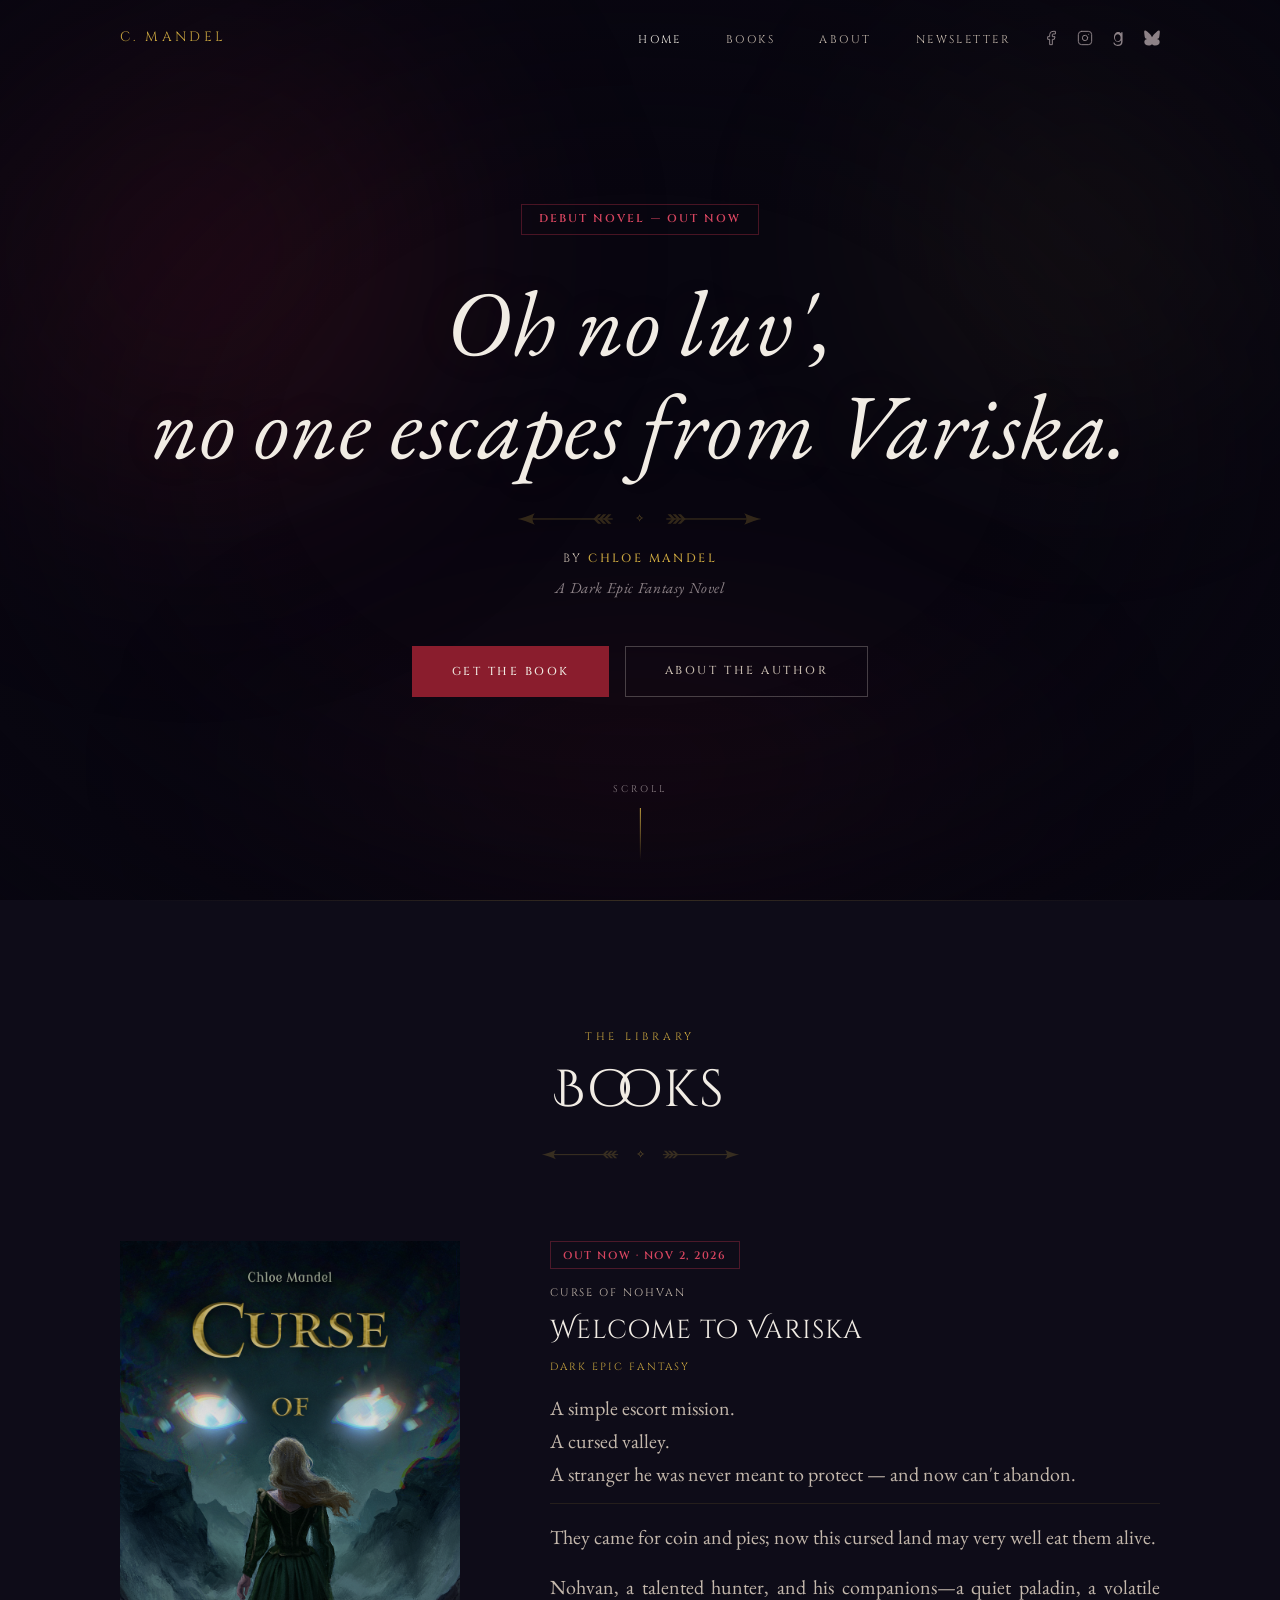
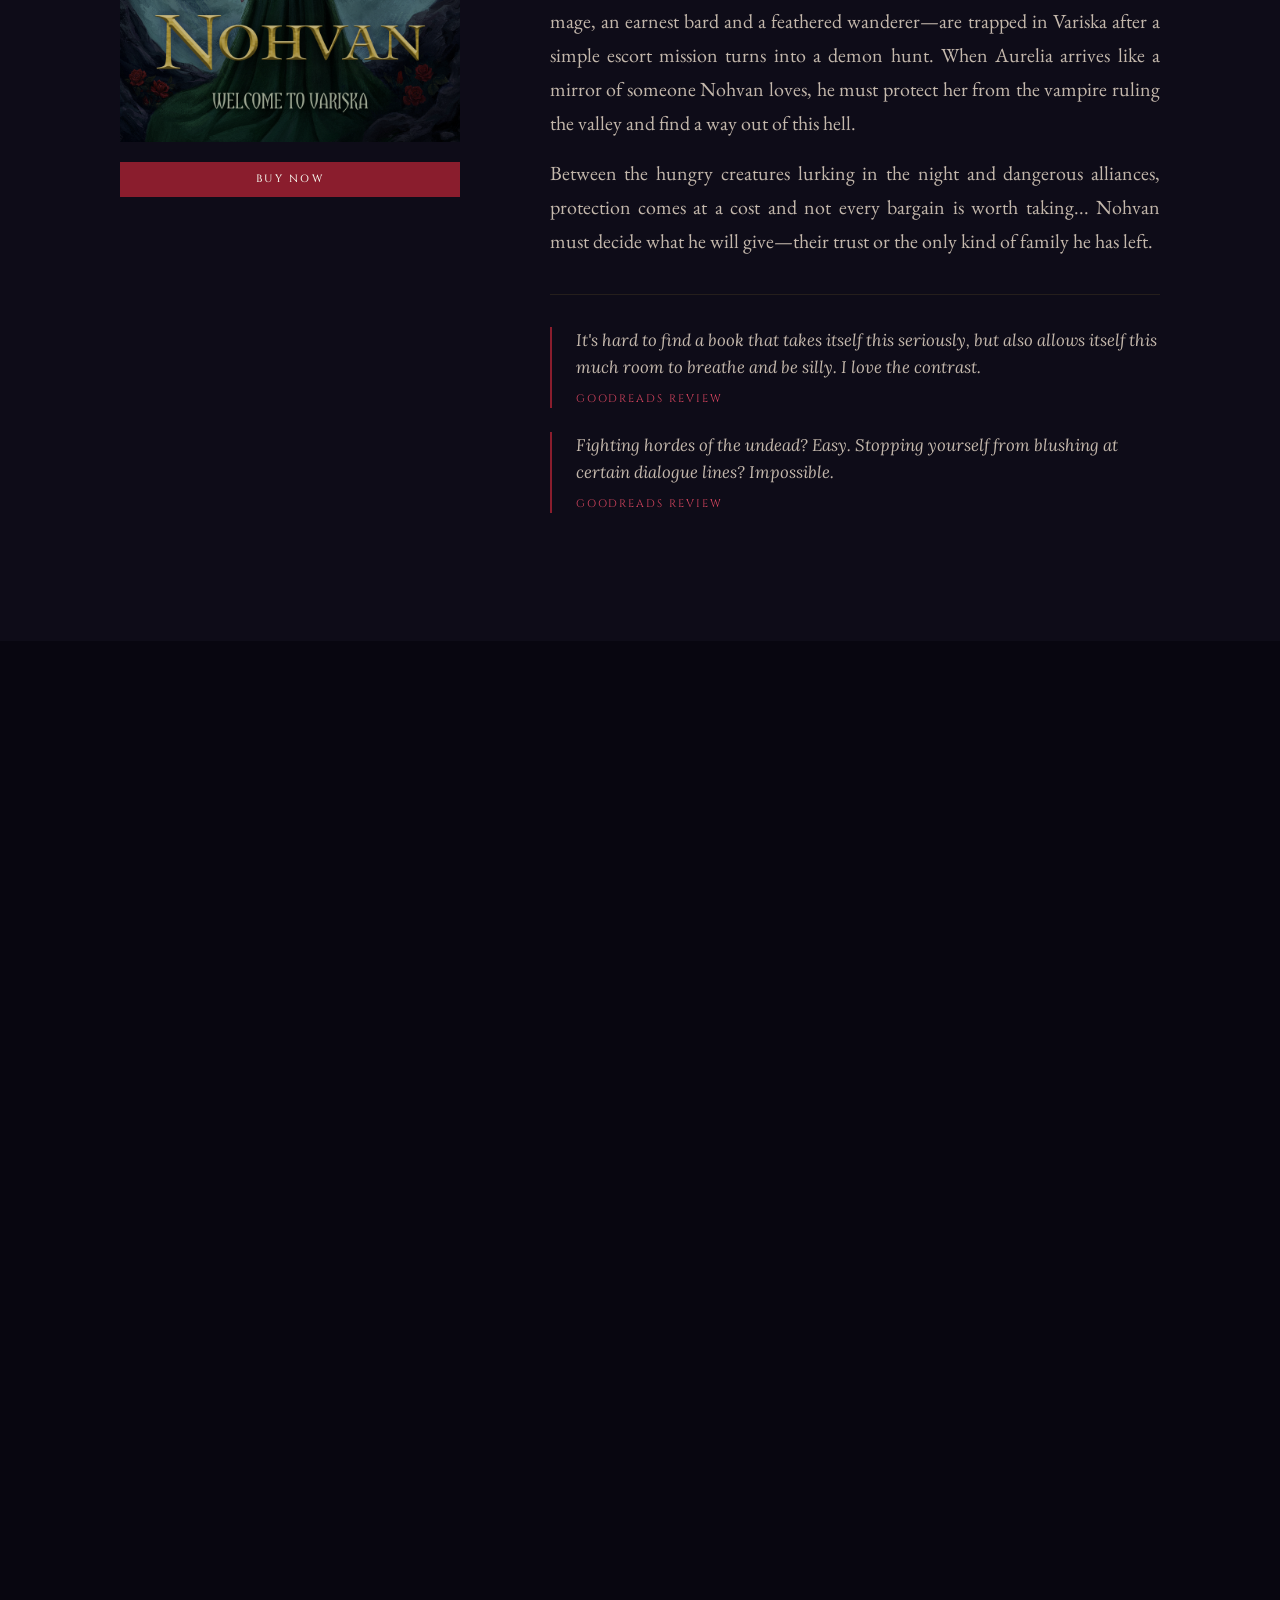
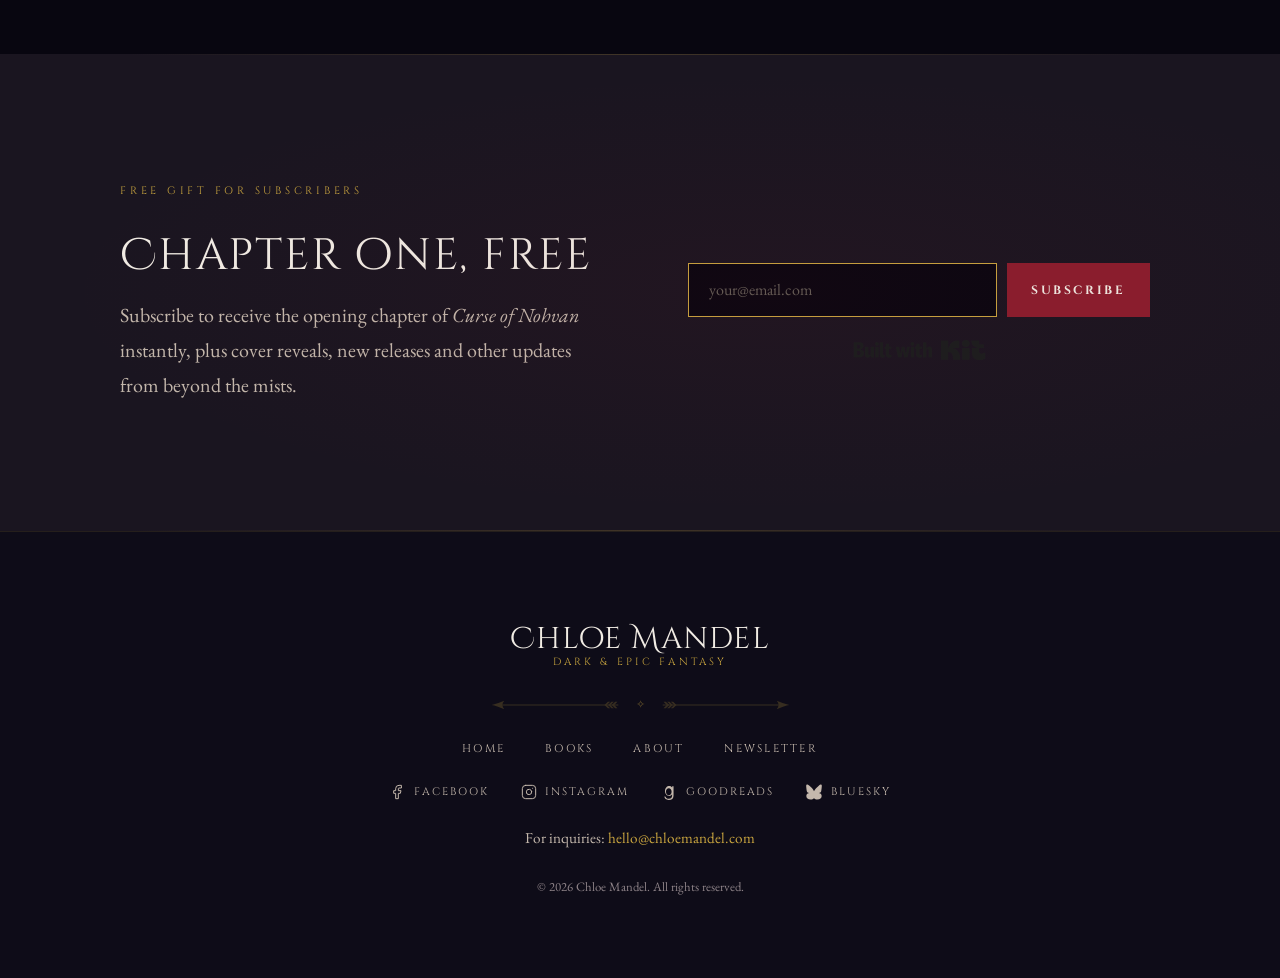
<file: index.html>
<!DOCTYPE html>
<html lang="en">
<head>
  <meta charset="UTF-8">
  <meta name="viewport" content="width=device-width, initial-scale=1.0">

  <!-- ── Primary meta ───────────────────────────────────────── -->
  <title>Chloe Mandel — Dark Epic Fantasy Author</title>
  <meta name="description" content="Chloe Mandel writes dark and epic fantasy. Debut novel Curse of Nohvan is out now.">
  <meta name="author" content="Chloe Mandel">
  <meta name="theme-color" content="#c9a53f" />
  <link rel="manifest" href="/manifest.json">

  <!-- ── Favicon ────────────────────────────────────────────── -->
  <link rel="icon" href="images/favicon.svg" type="image/svg+xml">
  <link rel="icon" type="image/png" sizes="32x32" href="images/favicon.png" />

  <!-- ── Apple touch icon ────────────────────────────────────────────── -->
  <link rel="apple-touch-icon" sizes="180x180" href="images/apple-touch-icon.png" />

  <!-- ── Open Graph (Facebook, Instagram link previews, etc.) ─ -->
  <meta property="og:type"        content="website">
  <meta property="og:site_name"   content="Chloe Mandel">
  <meta property="og:title"       content="Chloe Mandel — Dark Epic Fantasy Author">
  <meta property="og:description" content="Welcome to the dark epic fantasy worlds of Chloe Mandel. Step into a cursed valley and discover her debut novel, Curse of Nohvan, out now.">
  <meta property="og:url"         content="https://chloemandel.com">
  <meta property="og:image"        content="https://chloemandel.com/images/og-image.jpg">
  <meta property="og:image:width"  content="1200">
  <meta property="og:image:height" content="630">
  <meta property="og:image:type"   content="image/jpeg">
  <meta property="og:image:alt" content="Dark epic fantasy teaser graphic for Chloe Mandel's debut novel, Curse of Nohvan, featuring the quote "Oh no luv', no one escapes from Variska."" />
  <meta property="og:locale" content="en_GB" />

  <!-- ── Twitter / X Card (also used by Bluesky for previews) ─ -->
  <meta name="twitter:card"        content="summary_large_image">
  <meta name="twitter:title"       content="Chloe Mandel — Dark Epic Fantasy Author">
  <meta name="twitter:description" content="Chloe Mandel writes dark and epic fantasy. Debut novel Curse of Nohvan is out now.">
  <meta name="twitter:image"       content="https://chloemandel.com/images/og-image.jpg">

  <!-- ── Canonical ────────────────────────────────────────────── -->
  <link rel="canonical" href="https://chloemandel.com">

  <!-- ── Structured data ───────────────────────────────────────── -->
  <script type="application/ld+json">
  {
    "@context": "https://schema.org",
    "@graph": [
      {
        "@type": "Person",
        "@id": "https://chloemandel.com/#author",
        "name": "Chloe Mandel",
        "description": "London-based dark epic fantasy author",
        "url": "https://chloemandel.com",
        "sameAs": [
          "https://www.instagram.com/chloemandelwrites",
          "https://bsky.app/profile/chloemandel.com",
          "https://www.facebook.com/chloemandelwrites",
          "https://goodreads.com/chloemandel"
        ]
      },
      {
        "@type": "Book",
        "@id": "https://chloemandel.com/#book-welcome-to-variska",
        "name": "Welcome to Variska",
        "alternateName": "Curse of Nohvan: Welcome to Variska",
        "author": { "@id": "https://chloemandel.com/#author" },
        "genre": "Dark Epic Fantasy",
        "isPartOf": {
          "@type": "BookSeries",
          "name": "Curse of Nohvan"
        },
        "description": "A simple escort mission. A cursed valley. A stranger he was never meant to protect — and now can't abandon.",
        "inLanguage": "en",
        "datePublished": "2026-11-02",
        "offers": [
          { "@type": "Offer", "name": "Ebook on Amazon US", "url": "https://www.amazon.com/dp/B0HJ3VM72Q", "availability": "https://schema.org/InStock", "price": "4.99", "priceCurrency": "USD" },
          { "@type": "Offer", "name": "Ebook on Amazon UK", "url": "https://www.amazon.co.uk/dp/B0HJ3VM72Q", "availability": "https://schema.org/InStock", "price": "4.99", "priceCurrency": "GBP" },
          { "@type": "Offer", "name": "Ebook on Kobo", "url": "https://www.kobo.com/gb/en/ebook/curse-of-nohvan", "availability": "https://schema.org/InStock", "price": "4.99", "priceCurrency": "GBP" },
          { "@type": "Offer", "name": "Ebook on Google Play", "url": "https://play.google.com/store/books/details?id=YDoiEgAAQBAJ", "availability": "https://schema.org/InStock", "price": "4.99", "priceCurrency": "USD" },
          { "@type": "Offer", "name": "Paperback on Amazon US", "url": "https://www.amazon.com/dp/1066966710", "availability": "https://schema.org/InStock", "price": "19.99", "priceCurrency": "USD" },
          { "@type": "Offer", "name": "Paperback on Amazon UK", "url": "https://www.amazon.co.uk/dp/1066966710", "availability": "https://schema.org/InStock", "price": "12.99", "priceCurrency": "GBP" },
          { "@type": "Offer", "name": "Paperback on Barnes & Noble", "url": "https://www.barnesandnoble.com/w/curse-of-nohvan-chloe-mandel/1151806192", "availability": "https://schema.org/InStock", "price": "19.99", "priceCurrency": "USD" },
          { "@type": "Offer", "name": "Paperback on Waterstones", "url": "https://www.waterstones.com/book/curse-of-nohvan/chloe-mandel/9781066966714", "availability": "https://schema.org/InStock", "price": "12.99", "priceCurrency": "GBP" }
        ]
      },
      {
        "@type": "WebSite",
        "@id": "https://chloemandel.com/#website",
        "name": "Chloe Mandel",
        "url": "https://chloemandel.com",
        "description": "Chloe Mandel writes dark and epic fantasy. Debut novel Curse of Nohvan is out now.",
        "author": { "@id": "https://chloemandel.com/#author" }
      }
    ]
  }
  </script>

  <!-- ── Google Fonts ──────────────────────────────────────── -->
  <link rel="preconnect" href="https://fonts.googleapis.com">
  <link rel="preconnect" href="https://fonts.gstatic.com" crossorigin>
  <link rel="stylesheet" href="https://fonts.googleapis.com/css2?family=Cinzel+Decorative:wght@400;700&family=Cinzel:wght@400;500;600&family=EB+Garamond:ital,wght@0,400;0,500;1,400;1,500&family=Lora:ital@1&display=swap">

  <!-- ── Theme (edit css/themes/current.css to switch themes) ── -->
  <link rel="stylesheet" href="css/themes/current.css">
  <link rel="stylesheet" href="css/style.css">

  <!-- ── Analytics ── -->
  <script defer src="https://cloud.umami.is/script.js" data-website-id="4a0a8cc6-1ae1-4042-9373-380e401a9824"></script>
</head>
<body>

  <!-- ══════════════════════════════
       NAVIGATION
  ══════════════════════════════ -->
  <header class="nav" id="nav">
    <div class="nav-inner">
      <a href="#home" class="nav-logo">C. Mandel</a>

      <nav>
        <ul class="nav-links" id="nav-links">
          <li><a href="#home">Home</a></li>
          <li><a href="#books">Books</a></li>
          <!-- <li><a href="#arc">ARC Readers</a></li> -->  <!-- ARC paused until book 2 -->
          <li><a href="#about">About</a></li>
          <li><a href="#newsletter">Newsletter</a></li>
        </ul>
      </nav>

      <!-- SOCIAL NAV — uncomment per platform as accounts go live -->
      <div class="nav-social" aria-label="Social media">
        <a href="https://www.facebook.com/chloemandelwrites" class="nav-social-link" aria-label="Facebook" rel="noopener noreferrer">
          <svg width="16" height="16" viewBox="0 0 24 24" fill="none" stroke="currentColor" stroke-width="1.5" stroke-linecap="round" stroke-linejoin="round" aria-hidden="true"><path d="M18 2h-3a5 5 0 0 0-5 5v3H7v4h3v8h4v-8h3l1-4h-4V7a1 1 0 0 1 1-1h3z"/></svg>
        </a>
        <a href="https://www.instagram.com/chloemandelwrites" class="nav-social-link" aria-label="Instagram" rel="noopener noreferrer">
          <svg width="16" height="16" viewBox="0 0 24 24" fill="none" stroke="currentColor" stroke-width="1.5" stroke-linecap="round" stroke-linejoin="round" aria-hidden="true"><rect x="2" y="2" width="20" height="20" rx="5"/><path d="M16 11.37A4 4 0 1 1 12.63 8 4 4 0 0 1 16 11.37z"/><line x1="17.5" y1="6.5" x2="17.51" y2="6.5"/></svg>
        </a>
        <a href="https://goodreads.com/chloemandel" class="nav-social-link" aria-label="Goodreads" rel="noopener noreferrer">
          <svg width="16" height="16" viewBox="0 0 24 24" fill="currentColor" aria-hidden="true"><path d="M11.43 24c-3.608-.208-6.274-2.077-6.448-5.078l2.07.02c.285 2.099 2.287 3.324 4.7 3.237 3.271-.116 4.912-2.065 4.912-5.055v-1.639h-.063c-.889 1.565-2.38 2.507-4.26 2.507C8.87 18.007 6 14.89 6 10.573 6 6.157 8.854 3 12.486 3c1.892 0 3.34.864 4.226 2.383h.063V3.24h2.044v13.895C18.82 21.548 16.398 23.976 11.43 24zm.255-7.26c2.426 0 4.208-2.09 4.208-5.16 0-3.001-1.805-5.152-4.254-5.152-2.358 0-4.156 2.105-4.156 5.088 0 3.046 1.773 5.224 4.202 5.224z"/></svg>
        </a>
        <a href="https://bsky.app/profile/chloemandel.com" class="nav-social-link" aria-label="Bluesky" rel="noopener noreferrer">
          <svg width="16" height="16" viewBox="0 0 24 24" fill="currentColor" aria-hidden="true"><path d="M12 10.8c-1.087-2.114-4.046-6.053-6.798-7.995C3.566 1.266 1.773.473 1.204.687c-.583.226-.93.959-.93 1.815 0 1.858.67 7.62 1.076 8.753.58 1.63 1.88 2.085 3.065 2.085.166 0 .33-.008.492-.024-.949.114-1.8.384-2.485.833C1.293 14.85.5 16.12.5 17.93c0 3.16 2.427 5.24 6.57 5.24 1.89 0 3.643-.477 4.214-1.434a9.94 9.94 0 0 0 .716-.466 9.94 9.94 0 0 0 .716.466c.571.957 2.324 1.434 4.214 1.434 4.143 0 6.57-2.08 6.57-5.24 0-1.81-.793-3.08-1.922-3.763-.685-.449-1.537-.719-2.485-.833.162.016.326.024.492.024 1.185 0 2.484-.455 3.065-2.085.406-1.133 1.076-6.895 1.076-8.753 0-.856-.347-1.59-.93-1.815-.569-.214-2.362.579-4 2.118C16.046 4.747 13.087 8.686 12 10.8z"/></svg>
        </a>
      </div>

      <button class="nav-toggle" aria-label="Toggle navigation" aria-expanded="false">
        <span></span>
        <span></span>
        <span></span>
      </button>
    </div>
  </header>

  <main>

    <!-- ══════════════════════════════
         HERO
    ══════════════════════════════ -->
    <section id="home" class="hero">
      <div class="hero-atmosphere" aria-hidden="true">
        <div class="hero-glow hero-glow--crimson"></div>
        <div class="hero-glow hero-glow--gold"></div>
        <div class="hero-glow hero-glow--deep"></div>
        <div class="hero-vignette"></div>
      </div>

      <div class="hero-content">
        <span class="hero-label">Debut Novel &mdash; Out Now</span>

        <h1 class="hero-hook">
          Oh no luv',<br>no one escapes from Variska.
        </h1>

        <div class="hero-rule" aria-hidden="true">
          <svg class="rule-arrow rule-arrow--left" xmlns="http://www.w3.org/2000/svg" viewBox="0 0 430 60"><rect x="74" y="27" width="346" height="6" fill="currentColor"/><polygon points="415,10 401,10 381,30 401,50 415,50 395,30" fill="currentColor"/><polygon points="393,10 379,10 359,30 379,50 393,50 373,30" fill="currentColor"/><polygon points="371,10 357,10 337,30 357,50 371,50 351,30" fill="currentColor"/><path d="M 85,5 Q 40,25 10,30 Q 40,35 85,55 Q 65,30 85,5 Z" fill="currentColor"/></svg>
          <span class="rule-glyph">✧</span>
          <svg class="rule-arrow rule-arrow--right" xmlns="http://www.w3.org/2000/svg" viewBox="0 0 430 60"><rect x="10" y="27" width="346" height="6" fill="currentColor"/><polygon points="15,10 29,10 49,30 29,50 15,50 35,30" fill="currentColor"/><polygon points="37,10 51,10 71,30 51,50 37,50 57,30" fill="currentColor"/><polygon points="59,10 73,10 93,30 73,50 59,50 79,30" fill="currentColor"/><path d="M 345,5 Q 390,25 420,30 Q 390,35 345,55 Q 365,30 345,5 Z" fill="currentColor"/></svg>
        </div>

        <p class="hero-byline">by <strong>Chloe Mandel</strong></p>
        <p class="hero-genre">A Dark Epic Fantasy Novel</p>

        <div class="hero-actions">
          <button type="button" class="btn btn--primary" data-buy-open>Get the Book</button>
          <a href="#about" class="btn btn--ghost">About the Author</a>
        </div>
      </div>

      <div class="hero-scroll-indicator" aria-hidden="true">
        <span class="hero-scroll-label">Scroll</span>
        <div class="hero-scroll-line"></div>
      </div>
    </section>

    <!-- ══════════════════════════════
         BOOKS
    ══════════════════════════════ -->
    <section id="books" class="section section--books fade-in">
      <div class="container">

        <header class="section-header">
          <span class="section-eyebrow">The Library</span>
          <h2 class="section-title">Books</h2>
          <div class="section-rule" aria-hidden="true">
            <svg class="rule-arrow rule-arrow--left" xmlns="http://www.w3.org/2000/svg" viewBox="0 0 430 60"><rect x="74" y="27" width="346" height="6" fill="currentColor"/><polygon points="415,10 401,10 381,30 401,50 415,50 395,30" fill="currentColor"/><polygon points="393,10 379,10 359,30 379,50 393,50 373,30" fill="currentColor"/><polygon points="371,10 357,10 337,30 357,50 371,50 351,30" fill="currentColor"/><path d="M 85,5 Q 40,25 10,30 Q 40,35 85,55 Q 65,30 85,5 Z" fill="currentColor"/></svg>
            <span class="rule-glyph">✧</span>
            <svg class="rule-arrow rule-arrow--right" xmlns="http://www.w3.org/2000/svg" viewBox="0 0 430 60"><rect x="10" y="27" width="346" height="6" fill="currentColor"/><polygon points="15,10 29,10 49,30 29,50 15,50 35,30" fill="currentColor"/><polygon points="37,10 51,10 71,30 51,50 37,50 57,30" fill="currentColor"/><polygon points="59,10 73,10 93,30 73,50 59,50 79,30" fill="currentColor"/><path d="M 345,5 Q 390,25 420,30 Q 390,35 345,55 Q 365,30 345,5 Z" fill="currentColor"/></svg>
          </div>
        </header>

        <div class="book-spotlight">

          <div class="book-spotlight-cover fade-in">
            <div class="book-cover">
              <div class="book-cover-inner">
                <img class="book-cover-art" src="images/book1.png" alt="Curse of Nohvan: Welcome to Variska by Chloe Mandel">
                <!-- <div class="book-cover-frame"></div> -->
              </div>
            </div>
            <button type="button" class="btn btn--primary btn--sm" data-buy-open>Buy Now</button>
          </div>

          <div class="book-spotlight-content">
            <span class="book-badge">Out Now &middot; Nov 2, 2026</span>
            <p class="book-series">Curse of Nohvan</p>
            <h3 class="book-title">Welcome to Variska</h3>
            <p class="book-genre">Dark Epic Fantasy</p>
            <p class="book-hook">
              A simple escort mission.
              <br>A cursed valley.
              <br>A stranger he was never meant to protect — and now can't abandon.
            </p>
            <div class="book-blurb">
              <p>They came for coin and pies; now this cursed land may very well eat them alive.</p>
              <p>Nohvan, a talented hunter, and his companions—a quiet paladin, a volatile mage, an earnest bard and a feathered wanderer—are trapped in Variska after a simple escort mission turns into a demon hunt. When Aurelia arrives like a mirror of someone Nohvan loves, he must protect her from the vampire ruling the valley and find a way out of this hell.</p>
              <p>Between the hungry creatures lurking in the night and dangerous alliances, protection comes at a cost and not every bargain is worth taking... Nohvan must decide what he will give—their trust or the only kind of family he has left.</p>
            </div>

            <div class="book-reviews">
              <figure class="book-review">
                <blockquote>
                  <p>It's hard to find a book that takes itself this seriously, but also allows itself this much room to breathe and be silly. I love the contrast.</p>
                </blockquote>
                <figcaption><a href="https://www.goodreads.com/book/show/258525764-curse-of-nohvan" target="_blank" rel="noopener noreferrer">Goodreads review</a></figcaption>
              </figure>
              <figure class="book-review">
                <blockquote>
                  <p>Fighting hordes of the undead? Easy. Stopping yourself from blushing at certain dialogue lines? Impossible.</p>
                </blockquote>
                <figcaption><a href="https://www.goodreads.com/book/show/258525764-curse-of-nohvan" target="_blank" rel="noopener noreferrer">Goodreads review</a></figcaption>
              </figure>
            </div>
          </div>

        </div>
      </div>
    </section>

    <!-- ══════════════════════════════
         ARC READERS
    ══════════════════════════════ -->
    <!-- ARC paused until book 2: uncomment this section and the two ARC nav links (header + footer) to re-enable
    <section id="arc" class="section section--arc fade-in">
      <div class="container">

        <header class="section-header">
          <span class="section-eyebrow">Before It Releases</span>
          <h2 class="section-title">Become an ARC Reader</h2>
          <div class="section-rule" aria-hidden="true">
            <svg class="rule-arrow rule-arrow--left" xmlns="http://www.w3.org/2000/svg" viewBox="0 0 430 60"><rect x="74" y="27" width="346" height="6" fill="currentColor"/><polygon points="415,10 401,10 381,30 401,50 415,50 395,30" fill="currentColor"/><polygon points="393,10 379,10 359,30 379,50 393,50 373,30" fill="currentColor"/><polygon points="371,10 357,10 337,30 357,50 371,50 351,30" fill="currentColor"/><path d="M 85,5 Q 40,25 10,30 Q 40,35 85,55 Q 65,30 85,5 Z" fill="currentColor"/></svg>
            <span class="rule-glyph">✧</span>
            <svg class="rule-arrow rule-arrow--right" xmlns="http://www.w3.org/2000/svg" viewBox="0 0 430 60"><rect x="10" y="27" width="346" height="6" fill="currentColor"/><polygon points="15,10 29,10 49,30 29,50 15,50 35,30" fill="currentColor"/><polygon points="37,10 51,10 71,30 51,50 37,50 57,30" fill="currentColor"/><polygon points="59,10 73,10 93,30 73,50 59,50 79,30" fill="currentColor"/><path d="M 345,5 Q 390,25 420,30 Q 390,35 345,55 Q 365,30 345,5 Z" fill="currentColor"/></svg>
          </div>
        </header>

        <div class="arc-content">
          <p class="arc-desc">
            Want an early look at <em>Welcome to Variska</em>?
            <br>I'm putting together a small ARC (Advance Reader Copy) team.
            <br>Full details are in the sign-up form below.
          </p>
          <a href="https://forms.gle/Qq1GXD6tk7TqrVHv5" class="btn btn--primary" target="_blank" rel="noopener noreferrer">Join the Team</a>
        </div>

      </div>
    </section>
    -->

    <!-- ══════════════════════════════
         ABOUT
    ══════════════════════════════ -->
    <section id="about" class="section section--about fade-in">
      <div class="container">
        <div class="about-inner">

          <div class="about-portrait fade-in">
            <div class="about-portrait-frame" aria-label="Author portrait">
              <div class="about-portrait-image">
                <img src="images/author-portrait.jpg" alt="Chloe Mandel" class="about-portrait-photo" loading="lazy">
              </div>
              <div class="about-portrait-corner about-portrait-corner--tl" aria-hidden="true"></div>
              <div class="about-portrait-corner about-portrait-corner--br" aria-hidden="true"></div>
            </div>
          </div>

          <div class="about-content">
            <span class="section-eyebrow">The Author</span>
            <h2 class="section-title">About Chloe</h2>
            <div class="section-rule section-rule--left" aria-hidden="true">
              <svg class="rule-arrow rule-arrow--left" xmlns="http://www.w3.org/2000/svg" viewBox="0 0 430 60"><rect x="74" y="27" width="346" height="6" fill="currentColor"/><polygon points="415,10 401,10 381,30 401,50 415,50 395,30" fill="currentColor"/><polygon points="393,10 379,10 359,30 379,50 393,50 373,30" fill="currentColor"/><polygon points="371,10 357,10 337,30 357,50 371,50 351,30" fill="currentColor"/><path d="M 85,5 Q 40,25 10,30 Q 40,35 85,55 Q 65,30 85,5 Z" fill="currentColor"/></svg>
              <span class="rule-glyph">✧</span>
              <svg class="rule-arrow rule-arrow--right" xmlns="http://www.w3.org/2000/svg" viewBox="0 0 430 60"><rect x="10" y="27" width="346" height="6" fill="currentColor"/><polygon points="15,10 29,10 49,30 29,50 15,50 35,30" fill="currentColor"/><polygon points="37,10 51,10 71,30 51,50 37,50 57,30" fill="currentColor"/><polygon points="59,10 73,10 93,30 73,50 59,50 79,30" fill="currentColor"/><path d="M 345,5 Q 390,25 420,30 Q 390,35 345,55 Q 365,30 345,5 Z" fill="currentColor"/></svg>
            </div>

            <div class="about-bio">
              <p>
                Chloe Mandel is a London-based software engineer by day and an architect of dark, monster-infested worlds by night.
              </p>
              <p>
                She has always been drawn to places that sit just slightly sideways from reality. What began in childhood as strange, imaginative tales told aloud to her younger brother eventually evolved into much darker territory. Before publishing her debut, Chloe spent years cutting her teeth on RPG forums, writing short stories about the mechanics of interdimensional travel, and penning an entire unreleased season of an animated series. These chaotic sandboxes taught her everything she knows about sharp character voices, ensemble casts, and what makes a group of mismatched strangers worth following into danger.              <p>            
              </p>
              <p>
                Outside of her speculative worlds, she plays TTRPGs, gets emotionally attached to story-driven games, plays the accordion, and makes her own clothes. She maintains that the last two are entirely distinct skills, though both require a fundamental willingness to commit to decisions that may later seem unwise. She is currently hard at work on the next instalments in her series.
              </p>
            </div>
          </div>

        </div>
      </div>
    </section>

    <!-- ══════════════════════════════
         NEWSLETTER
    ══════════════════════════════ -->
    <section id="newsletter" class="section section--newsletter fade-in">
      <div class="newsletter-atmosphere" aria-hidden="true"></div>
      <div class="container">
        <div class="newsletter-inner">

          <div class="newsletter-content">
            <span class="section-eyebrow">Free gift for subscribers</span>
            <h2 class="newsletter-title">Chapter one, free</h2>
            <p class="newsletter-desc">
              Subscribe to receive the opening chapter of <em>Curse of Nohvan</em> instantly, plus cover reveals, new releases and other updates from beyond the mists.
            </p>
          </div>
          
          <script async src="https://f.convertkit.com/ckjs/ck.5.js"></script>
          <form action="https://app.kit.com/forms/9597951/subscriptions" class="seva-form formkit-form" method="post" data-sv-form="9597951" data-uid="ffc2db7f0d" data-format="inline" data-version="5" data-options="{&quot;settings&quot;:{&quot;after_subscribe&quot;:{&quot;action&quot;:&quot;message&quot;,&quot;success_message&quot;:&quot;Success! Now check your email to confirm your subscription.&quot;,&quot;redirect_url&quot;:&quot;&quot;},&quot;analytics&quot;:{&quot;google&quot;:null,&quot;fathom&quot;:null,&quot;facebook&quot;:null,&quot;segment&quot;:null,&quot;pinterest&quot;:null,&quot;sparkloop&quot;:null,&quot;googletagmanager&quot;:null},&quot;modal&quot;:{&quot;trigger&quot;:&quot;timer&quot;,&quot;scroll_percentage&quot;:null,&quot;timer&quot;:5,&quot;devices&quot;:&quot;all&quot;,&quot;show_once_every&quot;:15},&quot;powered_by&quot;:{&quot;show&quot;:true,&quot;url&quot;:&quot;https://kit.com/features/forms?utm_campaign=poweredby&amp;utm_content=form&amp;utm_medium=referral&amp;utm_source=dynamic&quot;},&quot;recaptcha&quot;:{&quot;enabled&quot;:true},&quot;return_visitor&quot;:{&quot;action&quot;:&quot;show&quot;,&quot;custom_content&quot;:&quot;&quot;},&quot;slide_in&quot;:{&quot;display_in&quot;:&quot;bottom_right&quot;,&quot;trigger&quot;:&quot;timer&quot;,&quot;scroll_percentage&quot;:null,&quot;timer&quot;:5,&quot;devices&quot;:&quot;all&quot;,&quot;show_once_every&quot;:15},&quot;sticky_bar&quot;:{&quot;display_in&quot;:&quot;top&quot;,&quot;trigger&quot;:&quot;timer&quot;,&quot;scroll_percentage&quot;:null,&quot;timer&quot;:5,&quot;devices&quot;:&quot;all&quot;,&quot;show_once_every&quot;:15}},&quot;version&quot;:&quot;5&quot;}" min-width="400 500 600 700 800"><div data-style="clean"><ul class="formkit-alert formkit-alert-error" data-element="errors" data-group="alert"></ul><div data-element="fields" data-stacked="false" class="seva-fields formkit-fields"><div class="formkit-field"><input class="formkit-input" name="email_address" aria-label="your@email.com" placeholder="your@email.com" required="" type="email" style="color: rgb(122, 111, 101); border-color: rgb(201, 165, 63); border-radius: 0px; font-weight: 400;"></div><button data-element="submit" class="formkit-submit formkit-submit" style="color: rgb(241, 236, 228); background-color: rgb(138, 29, 45); border-radius: 0px; font-weight: 700;"><div class="formkit-spinner"><div></div><div></div><div></div></div><span class="">Subscribe</span></button></div><div class="formkit-powered-by-convertkit-container"><a href="https://kit.com/features/forms?utm_campaign=poweredby&amp;utm_content=form&amp;utm_medium=referral&amp;utm_source=dynamic" data-element="powered-by" class="formkit-powered-by-convertkit" data-variant="dark" target="_blank" rel="nofollow noopener">Built with Kit</a></div></div><style>.formkit-form[data-uid="ffc2db7f0d"] *{box-sizing:border-box;}.formkit-form[data-uid="ffc2db7f0d"]{-webkit-font-smoothing:antialiased;-moz-osx-font-smoothing:grayscale;}.formkit-form[data-uid="ffc2db7f0d"] legend{border:none;font-size:inherit;margin-bottom:10px;padding:0;position:relative;display:table;}.formkit-form[data-uid="ffc2db7f0d"] fieldset{border:0;padding:0.01em 0 0 0;margin:0;min-width:0;}.formkit-form[data-uid="ffc2db7f0d"] body:not(:-moz-handler-blocked) fieldset{display:table-cell;}.formkit-form[data-uid="ffc2db7f0d"] h1,.formkit-form[data-uid="ffc2db7f0d"] h2,.formkit-form[data-uid="ffc2db7f0d"] h3,.formkit-form[data-uid="ffc2db7f0d"] h4,.formkit-form[data-uid="ffc2db7f0d"] h5,.formkit-form[data-uid="ffc2db7f0d"] h6{color:inherit;font-size:inherit;font-weight:inherit;}.formkit-form[data-uid="ffc2db7f0d"] h2{font-size:1.5em;margin:1em 0;}.formkit-form[data-uid="ffc2db7f0d"] h3{font-size:1.17em;margin:1em 0;}.formkit-form[data-uid="ffc2db7f0d"] p{color:inherit;font-size:inherit;font-weight:inherit;}.formkit-form[data-uid="ffc2db7f0d"] ol:not([template-default]),.formkit-form[data-uid="ffc2db7f0d"] ul:not([template-default]),.formkit-form[data-uid="ffc2db7f0d"] blockquote:not([template-default]){text-align:left;}.formkit-form[data-uid="ffc2db7f0d"] p:not([template-default]),.formkit-form[data-uid="ffc2db7f0d"] hr:not([template-default]),.formkit-form[data-uid="ffc2db7f0d"] blockquote:not([template-default]),.formkit-form[data-uid="ffc2db7f0d"] ol:not([template-default]),.formkit-form[data-uid="ffc2db7f0d"] ul:not([template-default]){color:inherit;font-style:initial;}.formkit-form[data-uid="ffc2db7f0d"] .ordered-list,.formkit-form[data-uid="ffc2db7f0d"] .unordered-list{list-style-position:outside !important;padding-left:1em;}.formkit-form[data-uid="ffc2db7f0d"] .list-item{padding-left:0;}.formkit-form[data-uid="ffc2db7f0d"][data-format="modal"]{display:none;}.formkit-form[data-uid="ffc2db7f0d"][data-format="slide in"]{display:none;}.formkit-form[data-uid="ffc2db7f0d"][data-format="sticky bar"]{display:none;}.formkit-sticky-bar .formkit-form[data-uid="ffc2db7f0d"][data-format="sticky bar"]{display:block;}.formkit-form[data-uid="ffc2db7f0d"] .formkit-input,.formkit-form[data-uid="ffc2db7f0d"] .formkit-select,.formkit-form[data-uid="ffc2db7f0d"] .formkit-checkboxes{width:100%;}.formkit-form[data-uid="ffc2db7f0d"] .formkit-button,.formkit-form[data-uid="ffc2db7f0d"] .formkit-submit{border:0;border-radius:5px;color:#ffffff;cursor:pointer;display:inline-block;text-align:center;font-size:15px;font-weight:500;cursor:pointer;margin-bottom:15px;overflow:hidden;padding:0;position:relative;vertical-align:middle;}.formkit-form[data-uid="ffc2db7f0d"] .formkit-button:hover,.formkit-form[data-uid="ffc2db7f0d"] .formkit-submit:hover,.formkit-form[data-uid="ffc2db7f0d"] .formkit-button:focus,.formkit-form[data-uid="ffc2db7f0d"] .formkit-submit:focus{outline:none;}.formkit-form[data-uid="ffc2db7f0d"] .formkit-button:hover > span,.formkit-form[data-uid="ffc2db7f0d"] .formkit-submit:hover > span,.formkit-form[data-uid="ffc2db7f0d"] .formkit-button:focus > span,.formkit-form[data-uid="ffc2db7f0d"] .formkit-submit:focus > span{background-color:rgba(0,0,0,0.1);}.formkit-form[data-uid="ffc2db7f0d"] .formkit-button > span,.formkit-form[data-uid="ffc2db7f0d"] .formkit-submit > span{display:block;-webkit-transition:all 300ms ease-in-out;transition:all 300ms ease-in-out;padding:12px 24px;}.formkit-form[data-uid="ffc2db7f0d"] .formkit-input{background:#ffffff;font-size:15px;padding:12px;border:1px solid #e3e3e3;-webkit-flex:1 0 auto;-ms-flex:1 0 auto;flex:1 0 auto;line-height:1.4;margin:0;-webkit-transition:border-color ease-out 300ms;transition:border-color ease-out 300ms;}.formkit-form[data-uid="ffc2db7f0d"] .formkit-input:focus{outline:none;border-color:#1677be;-webkit-transition:border-color ease 300ms;transition:border-color ease 300ms;}.formkit-form[data-uid="ffc2db7f0d"] .formkit-input::-webkit-input-placeholder{color:inherit;opacity:0.8;}.formkit-form[data-uid="ffc2db7f0d"] .formkit-input::-moz-placeholder{color:inherit;opacity:0.8;}.formkit-form[data-uid="ffc2db7f0d"] .formkit-input:-ms-input-placeholder{color:inherit;opacity:0.8;}.formkit-form[data-uid="ffc2db7f0d"] .formkit-input::placeholder{color:inherit;opacity:0.8;}.formkit-form[data-uid="ffc2db7f0d"] [data-group="dropdown"]{position:relative;display:inline-block;width:100%;}.formkit-form[data-uid="ffc2db7f0d"] [data-group="dropdown"]::before{content:"";top:calc(50% - 2.5px);right:10px;position:absolute;pointer-events:none;border-color:#4f4f4f transparent transparent transparent;border-style:solid;border-width:6px 6px 0 6px;height:0;width:0;z-index:999;}.formkit-form[data-uid="ffc2db7f0d"] [data-group="dropdown"] select{height:auto;width:100%;cursor:pointer;color:#333333;line-height:1.4;margin-bottom:0;padding:0 6px;-webkit-appearance:none;-moz-appearance:none;appearance:none;font-size:15px;padding:12px;padding-right:25px;border:1px solid #e3e3e3;background:#ffffff;}.formkit-form[data-uid="ffc2db7f0d"] [data-group="dropdown"] select:focus{outline:none;}.formkit-form[data-uid="ffc2db7f0d"] [data-group="checkboxes"]{text-align:left;margin:0;}.formkit-form[data-uid="ffc2db7f0d"] [data-group="checkboxes"] [data-group="checkbox"]{margin-bottom:10px;}.formkit-form[data-uid="ffc2db7f0d"] [data-group="checkboxes"] [data-group="checkbox"] *{cursor:pointer;}.formkit-form[data-uid="ffc2db7f0d"] [data-group="checkboxes"] [data-group="checkbox"]:last-of-type{margin-bottom:0;}.formkit-form[data-uid="ffc2db7f0d"] [data-group="checkboxes"] [data-group="checkbox"] input[type="checkbox"]{display:none;}.formkit-form[data-uid="ffc2db7f0d"] [data-group="checkboxes"] [data-group="checkbox"] input[type="checkbox"] + label::after{content:none;}.formkit-form[data-uid="ffc2db7f0d"] [data-group="checkboxes"] [data-group="checkbox"] input[type="checkbox"]:checked + label::after{border-color:#ffffff;content:"";}.formkit-form[data-uid="ffc2db7f0d"] [data-group="checkboxes"] [data-group="checkbox"] input[type="checkbox"]:checked + label::before{background:#10bf7a;border-color:#10bf7a;}.formkit-form[data-uid="ffc2db7f0d"] [data-group="checkboxes"] [data-group="checkbox"] label{position:relative;display:inline-block;padding-left:28px;}.formkit-form[data-uid="ffc2db7f0d"] [data-group="checkboxes"] [data-group="checkbox"] label::before,.formkit-form[data-uid="ffc2db7f0d"] [data-group="checkboxes"] [data-group="checkbox"] label::after{position:absolute;content:"";display:inline-block;}.formkit-form[data-uid="ffc2db7f0d"] [data-group="checkboxes"] [data-group="checkbox"] label::before{height:16px;width:16px;border:1px solid #e3e3e3;background:#ffffff;left:0px;top:3px;}.formkit-form[data-uid="ffc2db7f0d"] [data-group="checkboxes"] [data-group="checkbox"] label::after{height:4px;width:8px;border-left:2px solid #4d4d4d;border-bottom:2px solid #4d4d4d;-webkit-transform:rotate(-45deg);-ms-transform:rotate(-45deg);transform:rotate(-45deg);left:4px;top:8px;}.formkit-form[data-uid="ffc2db7f0d"] .formkit-alert{background:#f9fafb;border:1px solid #e3e3e3;border-radius:5px;-webkit-flex:1 0 auto;-ms-flex:1 0 auto;flex:1 0 auto;list-style:none;margin:25px auto;padding:12px;text-align:center;width:100%;}.formkit-form[data-uid="ffc2db7f0d"] .formkit-alert:empty{display:none;}.formkit-form[data-uid="ffc2db7f0d"] .formkit-alert-success{background:#d3fbeb;border-color:#10bf7a;color:#0c905c;}.formkit-form[data-uid="ffc2db7f0d"] .formkit-alert-error{background:#fde8e2;border-color:#f2643b;color:#ea4110;}.formkit-form[data-uid="ffc2db7f0d"] .formkit-spinner{display:-webkit-box;display:-webkit-flex;display:-ms-flexbox;display:flex;height:0px;width:0px;margin:0 auto;position:absolute;top:0;left:0;right:0;width:0px;overflow:hidden;text-align:center;-webkit-transition:all 300ms ease-in-out;transition:all 300ms ease-in-out;}.formkit-form[data-uid="ffc2db7f0d"] .formkit-spinner > div{margin:auto;width:12px;height:12px;background-color:#fff;opacity:0.3;border-radius:100%;display:inline-block;-webkit-animation:formkit-bouncedelay-formkit-form-data-uid-ffc2db7f0d- 1.4s infinite ease-in-out both;animation:formkit-bouncedelay-formkit-form-data-uid-ffc2db7f0d- 1.4s infinite ease-in-out both;}.formkit-form[data-uid="ffc2db7f0d"] .formkit-spinner > div:nth-child(1){-webkit-animation-delay:-0.32s;animation-delay:-0.32s;}.formkit-form[data-uid="ffc2db7f0d"] .formkit-spinner > div:nth-child(2){-webkit-animation-delay:-0.16s;animation-delay:-0.16s;}.formkit-form[data-uid="ffc2db7f0d"] .formkit-submit[data-active] .formkit-spinner{opacity:1;height:100%;width:50px;}.formkit-form[data-uid="ffc2db7f0d"] .formkit-submit[data-active] .formkit-spinner ~ span{opacity:0;}.formkit-form[data-uid="ffc2db7f0d"] .formkit-powered-by[data-active="false"]{opacity:0.35;}.formkit-form[data-uid="ffc2db7f0d"] .formkit-powered-by-convertkit-container{display:-webkit-box;display:-webkit-flex;display:-ms-flexbox;display:flex;width:100%;margin:10px 0;position:relative;}.formkit-form[data-uid="ffc2db7f0d"] .formkit-powered-by-convertkit-container[data-active="false"]{opacity:0.35;}.formkit-form[data-uid="ffc2db7f0d"] .formkit-powered-by-convertkit{-webkit-align-items:center;-webkit-box-align:center;-ms-flex-align:center;align-items:center;background-color:#ffffff;border-radius:9px;color:#3d3d3d;cursor:pointer;display:block;height:36px;margin:0 auto;opacity:0.95;padding:0;-webkit-text-decoration:none;text-decoration:none;text-indent:100%;-webkit-transition:ease-in-out all 200ms;transition:ease-in-out all 200ms;white-space:nowrap;overflow:hidden;-webkit-user-select:none;-moz-user-select:none;-ms-user-select:none;user-select:none;width:157px;background-repeat:no-repeat;background-position:center;background-image:url("data:image/svg+xml;charset=utf8,%3Csvg width='133' height='36' viewBox='0 0 133 36' fill='none' xmlns='http://www.w3.org/2000/svg'%3E%3Cpath d='M0.861 25.5C0.735 25.5 0.651 25.416 0.651 25.29V10.548C0.651 10.422 0.735 10.338 0.861 10.338H6.279C9.072 10.338 10.668 11.451 10.668 13.824C10.668 15.819 9.219 16.932 8.001 17.226C7.707 17.268 7.707 17.625 8.022 17.688C9.912 18.108 11.088 19.116 11.088 21.321C11.088 23.715 9.429 25.5 6.426 25.5H0.861ZM5.397 23.085C6.825 23.085 7.518 22.224 7.518 21.006C7.518 19.683 6.825 18.948 5.397 18.948H4.2V23.085H5.397ZM5.313 16.617C6.51 16.617 7.245 15.945 7.245 14.601C7.245 13.383 6.51 12.753 5.25 12.753H4.2V16.617H5.313ZM17.9758 23.883C17.9758 23.568 17.6608 23.505 17.5348 23.799C17.0308 24.954 16.1698 25.731 14.5528 25.731C12.8728 25.731 12.0958 24.471 12.0958 22.707V14.937C12.0958 14.811 12.1798 14.727 12.3058 14.727H15.2248C15.3508 14.727 15.4348 14.811 15.4348 14.937V21.657C15.4348 22.581 15.7708 23.022 16.4638 23.022C17.1778 23.022 17.6188 22.581 17.6188 21.657V14.937C17.6188 14.811 17.7028 14.727 17.8288 14.727H20.7478C20.8738 14.727 20.9578 14.811 20.9578 14.937V25.29C20.9578 25.416 20.8738 25.5 20.7478 25.5H18.1858C18.0598 25.5 17.9758 25.416 17.9758 25.29V23.883ZM25.6141 25.29C25.6141 25.416 25.5301 25.5 25.4041 25.5H22.4851C22.3591 25.5 22.2751 25.416 22.2751 25.29V14.937C22.2751 14.811 22.3591 14.727 22.4851 14.727H25.4041C25.5301 14.727 25.6141 14.811 25.6141 14.937V25.29ZM23.9131 13.74C22.8001 13.74 22.0441 12.942 22.0441 11.934C22.0441 10.926 22.8001 10.107 23.9131 10.107C25.0051 10.107 25.7611 10.926 25.7611 11.934C25.7611 12.942 25.0051 13.74 23.9131 13.74ZM26.7883 10.548C26.7883 10.422 26.8723 10.338 26.9983 10.338H29.9173C30.0433 10.338 30.1273 10.422 30.1273 10.548V22.056C30.1273 22.749 30.2533 23.085 30.8203 23.085C31.0093 23.085 31.1983 23.043 31.3663 23.001C31.5133 22.959 31.6183 22.959 31.6183 23.127V25.059C31.6183 25.164 31.5763 25.269 31.4923 25.311C30.9673 25.521 30.2953 25.71 29.5813 25.71C27.7123 25.71 26.7883 24.639 26.7883 22.476V10.548ZM32.4237 14.727C32.8227 14.727 32.9277 14.538 32.9697 14.055L33.1167 12.039C33.1167 11.913 33.2217 11.829 33.3477 11.829H35.8887C36.0147 11.829 36.0987 11.913 36.0987 12.039V14.517C36.0987 14.643 36.1827 14.727 36.3087 14.727H38.2827C38.4087 14.727 38.4927 14.811 38.4927 14.937V16.659C38.4927 16.785 38.4087 16.869 38.2827 16.869H36.0777V22.056C36.0777 22.875 36.5397 23.085 37.0647 23.085C37.4847 23.085 37.9467 22.938 38.3247 22.707C38.4717 22.623 38.5767 22.665 38.5767 22.833V24.828C38.5767 24.933 38.5347 25.017 38.4507 25.08C37.8417 25.458 36.9807 25.71 36.0357 25.71C34.2927 25.71 32.7387 24.912 32.7387 22.476V16.869H31.8567C31.7307 16.869 31.6467 16.785 31.6467 16.659V14.937C31.6467 14.811 31.7307 14.727 31.8567 14.727H32.4237ZM51.3808 14.727C51.5068 14.727 51.5908 14.79 51.6118 14.916L52.3888 19.851L52.5778 21.174C52.6198 21.468 52.9558 21.468 52.9768 21.174C53.0398 20.712 53.0818 20.271 53.1658 19.83L53.8798 14.916C53.9008 14.79 53.9848 14.727 54.1108 14.727H56.6728C56.8198 14.727 56.8828 14.811 56.8618 14.958L54.6778 25.311C54.6568 25.437 54.5728 25.5 54.4468 25.5H51.3178C51.1918 25.5 51.1078 25.437 51.0868 25.311L50.1208 20.082L49.8898 18.633C49.8688 18.444 49.6588 18.444 49.6378 18.633L49.4068 20.103L48.5458 25.311C48.5248 25.437 48.4408 25.5 48.3148 25.5H45.2068C45.0808 25.5 44.9968 25.437 44.9758 25.311L42.8128 14.958C42.7918 14.811 42.8548 14.727 43.0018 14.727H45.9628C46.0888 14.727 46.1728 14.79 46.1938 14.916L46.9288 19.83C47.0128 20.271 47.0758 20.754 47.1388 21.195C47.2018 21.51 47.4748 21.531 47.5378 21.195L47.7478 19.872L48.6088 14.916C48.6298 14.79 48.7138 14.727 48.8398 14.727H51.3808ZM61.1582 25.29C61.1582 25.416 61.0742 25.5 60.9482 25.5H58.0292C57.9032 25.5 57.8192 25.416 57.8192 25.29V14.937C57.8192 14.811 57.9032 14.727 58.0292 14.727H60.9482C61.0742 14.727 61.1582 14.811 61.1582 14.937V25.29ZM59.4572 13.74C58.3442 13.74 57.5882 12.942 57.5882 11.934C57.5882 10.926 58.3442 10.107 59.4572 10.107C60.5492 10.107 61.3052 10.926 61.3052 11.934C61.3052 12.942 60.5492 13.74 59.4572 13.74ZM62.8154 14.727C63.2144 14.727 63.3194 14.538 63.3614 14.055L63.5084 12.039C63.5084 11.913 63.6134 11.829 63.7394 11.829H66.2804C66.4064 11.829 66.4904 11.913 66.4904 12.039V14.517C66.4904 14.643 66.5744 14.727 66.7004 14.727H68.6744C68.8004 14.727 68.8844 14.811 68.8844 14.937V16.659C68.8844 16.785 68.8004 16.869 68.6744 16.869H66.4694V22.056C66.4694 22.875 66.9314 23.085 67.4564 23.085C67.8764 23.085 68.3384 22.938 68.7164 22.707C68.8634 22.623 68.9684 22.665 68.9684 22.833V24.828C68.9684 24.933 68.9264 25.017 68.8424 25.08C68.2334 25.458 67.3724 25.71 66.4274 25.71C64.6844 25.71 63.1304 24.912 63.1304 22.476V16.869H62.2484C62.1224 16.869 62.0384 16.785 62.0384 16.659V14.937C62.0384 14.811 62.1224 14.727 62.2484 14.727H62.8154ZM73.4298 16.323C73.4298 16.638 73.7868 16.68 73.9128 16.407C74.3748 15.315 75.1308 14.496 76.6008 14.496C78.2178 14.496 78.9528 15.609 78.9528 17.373V25.29C78.9528 25.416 78.8688 25.5 78.7428 25.5H75.8238C75.6978 25.5 75.6138 25.416 75.6138 25.29V18.633C75.6138 17.709 75.2778 17.268 74.5848 17.268C73.8708 17.268 73.4298 17.709 73.4298 18.633V25.29C73.4298 25.416 73.3458 25.5 73.2198 25.5H70.3008C70.1748 25.5 70.0908 25.416 70.0908 25.29V10.548C70.0908 10.422 70.1748 10.338 70.3008 10.338H73.2198C73.3458 10.338 73.4298 10.422 73.4298 10.548V16.323Z' fill='%231E1E1E'/%3E%3Cpath d='M100.132 16.3203C105.58 17.3761 107.272 22.4211 107.318 27.4961C107.318 27.6101 107.226 27.7041 107.112 27.7041H100.252C100.138 27.7041 100.046 27.6121 100.046 27.5001C100.026 23.5629 99.3877 20.0896 95.4865 19.9396C95.3705 19.9356 95.2725 20.0276 95.2725 20.1456V27.5001C95.2725 27.6141 95.1806 27.7061 95.0666 27.7061H88.206C88.092 27.7061 88 27.6141 88 27.5001V8.75585C88 8.64187 88.092 8.54989 88.206 8.54989H95.0686C95.1826 8.54989 95.2745 8.64187 95.2745 8.75585V15.7764C95.2745 15.8804 95.3585 15.9644 95.4625 15.9644C95.5445 15.9644 95.6185 15.9104 95.6425 15.8324C97.4081 10.0416 100.709 8.58588 106.07 8.55189C106.184 8.55189 106.276 8.64387 106.276 8.75785V15.7604C106.276 15.8744 106.184 15.9664 106.07 15.9664H100.166C100.066 15.9664 99.9856 16.0464 99.9856 16.1464C99.9856 16.2304 100.048 16.3043 100.132 16.3203ZM118.918 20.7095V16.1704C118.918 16.0564 119.01 15.9644 119.124 15.9644H124.173C124.273 15.9644 124.353 15.8844 124.353 15.7844C124.353 15.6985 124.291 15.6245 124.207 15.6085C120.256 14.8246 118.432 12.5511 118.37 8.75585C118.368 8.64387 118.458 8.54989 118.572 8.54989H125.986C126.1 8.54989 126.192 8.64187 126.192 8.75585V11.9532C126.192 12.0672 126.284 12.1592 126.398 12.1592H130.649C130.763 12.1592 130.855 12.2511 130.855 12.3651V15.7624C130.855 15.8764 130.763 15.9684 130.649 15.9684H126.398C126.284 15.9684 126.192 16.0604 126.192 16.1744V19.8356C126.192 21.1294 126.986 21.5553 128.04 21.5553C129.692 21.5553 131.323 20.8114 131.977 20.4735C132.113 20.4035 132.277 20.5015 132.277 20.6555V26.3543C132.277 26.5063 132.193 26.6463 132.059 26.7183C131.413 27.0582 129.418 28 127.136 28C122.435 27.996 118.918 26.0824 118.918 20.7095ZM109.266 27.4981V16.1704C109.266 16.0564 109.358 15.9644 109.472 15.9644H116.334C116.448 15.9644 116.54 16.0564 116.54 16.1704V27.4981C116.54 27.6121 116.448 27.7041 116.334 27.7041H109.472C109.358 27.7021 109.266 27.6101 109.266 27.4981ZM108.876 11.4913C108.876 13.4189 110.238 14.9826 112.853 14.9826C115.469 14.9826 116.83 13.4189 116.83 11.4913C116.83 9.56369 115.471 8 112.853 8C110.238 8 108.876 9.56369 108.876 11.4913Z' fill='%231E1E1E'/%3E%3C/svg%3E");}.formkit-form[data-uid="ffc2db7f0d"] .formkit-powered-by-convertkit:hover,.formkit-form[data-uid="ffc2db7f0d"] .formkit-powered-by-convertkit:focus{background-color:#ffffff;-webkit-transform:scale(1.025) perspective(1px);-ms-transform:scale(1.025) perspective(1px);transform:scale(1.025) perspective(1px);opacity:1;}.formkit-form[data-uid="ffc2db7f0d"] .formkit-powered-by-convertkit[data-variant="dark"],.formkit-form[data-uid="ffc2db7f0d"] .formkit-powered-by-convertkit[data-variant="light"]{background-color:transparent;border-color:transparent;width:133px;}.formkit-form[data-uid="ffc2db7f0d"] .formkit-powered-by-convertkit[data-variant="light"]{color:#ffffff;background-image:url("data:image/svg+xml;charset=utf8,%3Csvg width='133' height='36' viewBox='0 0 133 36' fill='none' xmlns='http://www.w3.org/2000/svg'%3E%3Cpath d='M0.861 25.5C0.735 25.5 0.651 25.416 0.651 25.29V10.548C0.651 10.422 0.735 10.338 0.861 10.338H6.279C9.072 10.338 10.668 11.451 10.668 13.824C10.668 15.819 9.219 16.932 8.001 17.226C7.707 17.268 7.707 17.625 8.022 17.688C9.912 18.108 11.088 19.116 11.088 21.321C11.088 23.715 9.429 25.5 6.426 25.5H0.861ZM5.397 23.085C6.825 23.085 7.518 22.224 7.518 21.006C7.518 19.683 6.825 18.948 5.397 18.948H4.2V23.085H5.397ZM5.313 16.617C6.51 16.617 7.245 15.945 7.245 14.601C7.245 13.383 6.51 12.753 5.25 12.753H4.2V16.617H5.313ZM17.9758 23.883C17.9758 23.568 17.6608 23.505 17.5348 23.799C17.0308 24.954 16.1698 25.731 14.5528 25.731C12.8728 25.731 12.0958 24.471 12.0958 22.707V14.937C12.0958 14.811 12.1798 14.727 12.3058 14.727H15.2248C15.3508 14.727 15.4348 14.811 15.4348 14.937V21.657C15.4348 22.581 15.7708 23.022 16.4638 23.022C17.1778 23.022 17.6188 22.581 17.6188 21.657V14.937C17.6188 14.811 17.7028 14.727 17.8288 14.727H20.7478C20.8738 14.727 20.9578 14.811 20.9578 14.937V25.29C20.9578 25.416 20.8738 25.5 20.7478 25.5H18.1858C18.0598 25.5 17.9758 25.416 17.9758 25.29V23.883ZM25.6141 25.29C25.6141 25.416 25.5301 25.5 25.4041 25.5H22.4851C22.3591 25.5 22.2751 25.416 22.2751 25.29V14.937C22.2751 14.811 22.3591 14.727 22.4851 14.727H25.4041C25.5301 14.727 25.6141 14.811 25.6141 14.937V25.29ZM23.9131 13.74C22.8001 13.74 22.0441 12.942 22.0441 11.934C22.0441 10.926 22.8001 10.107 23.9131 10.107C25.0051 10.107 25.7611 10.926 25.7611 11.934C25.7611 12.942 25.0051 13.74 23.9131 13.74ZM26.7883 10.548C26.7883 10.422 26.8723 10.338 26.9983 10.338H29.9173C30.0433 10.338 30.1273 10.422 30.1273 10.548V22.056C30.1273 22.749 30.2533 23.085 30.8203 23.085C31.0093 23.085 31.1983 23.043 31.3663 23.001C31.5133 22.959 31.6183 22.959 31.6183 23.127V25.059C31.6183 25.164 31.5763 25.269 31.4923 25.311C30.9673 25.521 30.2953 25.71 29.5813 25.71C27.7123 25.71 26.7883 24.639 26.7883 22.476V10.548ZM32.4237 14.727C32.8227 14.727 32.9277 14.538 32.9697 14.055L33.1167 12.039C33.1167 11.913 33.2217 11.829 33.3477 11.829H35.8887C36.0147 11.829 36.0987 11.913 36.0987 12.039V14.517C36.0987 14.643 36.1827 14.727 36.3087 14.727H38.2827C38.4087 14.727 38.4927 14.811 38.4927 14.937V16.659C38.4927 16.785 38.4087 16.869 38.2827 16.869H36.0777V22.056C36.0777 22.875 36.5397 23.085 37.0647 23.085C37.4847 23.085 37.9467 22.938 38.3247 22.707C38.4717 22.623 38.5767 22.665 38.5767 22.833V24.828C38.5767 24.933 38.5347 25.017 38.4507 25.08C37.8417 25.458 36.9807 25.71 36.0357 25.71C34.2927 25.71 32.7387 24.912 32.7387 22.476V16.869H31.8567C31.7307 16.869 31.6467 16.785 31.6467 16.659V14.937C31.6467 14.811 31.7307 14.727 31.8567 14.727H32.4237ZM51.3808 14.727C51.5068 14.727 51.5908 14.79 51.6118 14.916L52.3888 19.851L52.5778 21.174C52.6198 21.468 52.9558 21.468 52.9768 21.174C53.0398 20.712 53.0818 20.271 53.1658 19.83L53.8798 14.916C53.9008 14.79 53.9848 14.727 54.1108 14.727H56.6728C56.8198 14.727 56.8828 14.811 56.8618 14.958L54.6778 25.311C54.6568 25.437 54.5728 25.5 54.4468 25.5H51.3178C51.1918 25.5 51.1078 25.437 51.0868 25.311L50.1208 20.082L49.8898 18.633C49.8688 18.444 49.6588 18.444 49.6378 18.633L49.4068 20.103L48.5458 25.311C48.5248 25.437 48.4408 25.5 48.3148 25.5H45.2068C45.0808 25.5 44.9968 25.437 44.9758 25.311L42.8128 14.958C42.7918 14.811 42.8548 14.727 43.0018 14.727H45.9628C46.0888 14.727 46.1728 14.79 46.1938 14.916L46.9288 19.83C47.0128 20.271 47.0758 20.754 47.1388 21.195C47.2018 21.51 47.4748 21.531 47.5378 21.195L47.7478 19.872L48.6088 14.916C48.6298 14.79 48.7138 14.727 48.8398 14.727H51.3808ZM61.1582 25.29C61.1582 25.416 61.0742 25.5 60.9482 25.5H58.0292C57.9032 25.5 57.8192 25.416 57.8192 25.29V14.937C57.8192 14.811 57.9032 14.727 58.0292 14.727H60.9482C61.0742 14.727 61.1582 14.811 61.1582 14.937V25.29ZM59.4572 13.74C58.3442 13.74 57.5882 12.942 57.5882 11.934C57.5882 10.926 58.3442 10.107 59.4572 10.107C60.5492 10.107 61.3052 10.926 61.3052 11.934C61.3052 12.942 60.5492 13.74 59.4572 13.74ZM62.8154 14.727C63.2144 14.727 63.3194 14.538 63.3614 14.055L63.5084 12.039C63.5084 11.913 63.6134 11.829 63.7394 11.829H66.2804C66.4064 11.829 66.4904 11.913 66.4904 12.039V14.517C66.4904 14.643 66.5744 14.727 66.7004 14.727H68.6744C68.8004 14.727 68.8844 14.811 68.8844 14.937V16.659C68.8844 16.785 68.8004 16.869 68.6744 16.869H66.4694V22.056C66.4694 22.875 66.9314 23.085 67.4564 23.085C67.8764 23.085 68.3384 22.938 68.7164 22.707C68.8634 22.623 68.9684 22.665 68.9684 22.833V24.828C68.9684 24.933 68.9264 25.017 68.8424 25.08C68.2334 25.458 67.3724 25.71 66.4274 25.71C64.6844 25.71 63.1304 24.912 63.1304 22.476V16.869H62.2484C62.1224 16.869 62.0384 16.785 62.0384 16.659V14.937C62.0384 14.811 62.1224 14.727 62.2484 14.727H62.8154ZM73.4298 16.323C73.4298 16.638 73.7868 16.68 73.9128 16.407C74.3748 15.315 75.1308 14.496 76.6008 14.496C78.2178 14.496 78.9528 15.609 78.9528 17.373V25.29C78.9528 25.416 78.8688 25.5 78.7428 25.5H75.8238C75.6978 25.5 75.6138 25.416 75.6138 25.29V18.633C75.6138 17.709 75.2778 17.268 74.5848 17.268C73.8708 17.268 73.4298 17.709 73.4298 18.633V25.29C73.4298 25.416 73.3458 25.5 73.2198 25.5H70.3008C70.1748 25.5 70.0908 25.416 70.0908 25.29V10.548C70.0908 10.422 70.1748 10.338 70.3008 10.338H73.2198C73.3458 10.338 73.4298 10.422 73.4298 10.548V16.323Z' fill='white'/%3E%3Cpath d='M100.132 16.3203C105.58 17.3761 107.272 22.4211 107.318 27.4961C107.318 27.6101 107.226 27.7041 107.112 27.7041H100.252C100.138 27.7041 100.046 27.6121 100.046 27.5001C100.026 23.5629 99.3877 20.0896 95.4865 19.9396C95.3705 19.9356 95.2725 20.0276 95.2725 20.1456V27.5001C95.2725 27.6141 95.1806 27.7061 95.0666 27.7061H88.206C88.092 27.7061 88 27.6141 88 27.5001V8.75585C88 8.64187 88.092 8.54989 88.206 8.54989H95.0686C95.1826 8.54989 95.2745 8.64187 95.2745 8.75585V15.7764C95.2745 15.8804 95.3585 15.9644 95.4625 15.9644C95.5445 15.9644 95.6185 15.9104 95.6425 15.8324C97.4081 10.0416 100.709 8.58588 106.07 8.55189C106.184 8.55189 106.276 8.64387 106.276 8.75785V15.7604C106.276 15.8744 106.184 15.9664 106.07 15.9664H100.166C100.066 15.9664 99.9856 16.0464 99.9856 16.1464C99.9856 16.2304 100.048 16.3043 100.132 16.3203ZM118.918 20.7095V16.1704C118.918 16.0564 119.01 15.9644 119.124 15.9644H124.173C124.273 15.9644 124.353 15.8844 124.353 15.7844C124.353 15.6985 124.291 15.6245 124.207 15.6085C120.256 14.8246 118.432 12.5511 118.37 8.75585C118.368 8.64387 118.458 8.54989 118.572 8.54989H125.986C126.1 8.54989 126.192 8.64187 126.192 8.75585V11.9532C126.192 12.0672 126.284 12.1592 126.398 12.1592H130.649C130.763 12.1592 130.855 12.2511 130.855 12.3651V15.7624C130.855 15.8764 130.763 15.9684 130.649 15.9684H126.398C126.284 15.9684 126.192 16.0604 126.192 16.1744V19.8356C126.192 21.1294 126.986 21.5553 128.04 21.5553C129.692 21.5553 131.323 20.8114 131.977 20.4735C132.113 20.4035 132.277 20.5015 132.277 20.6555V26.3543C132.277 26.5063 132.193 26.6463 132.059 26.7183C131.413 27.0582 129.418 28 127.136 28C122.435 27.996 118.918 26.0824 118.918 20.7095ZM109.266 27.4981V16.1704C109.266 16.0564 109.358 15.9644 109.472 15.9644H116.334C116.448 15.9644 116.54 16.0564 116.54 16.1704V27.4981C116.54 27.6121 116.448 27.7041 116.334 27.7041H109.472C109.358 27.7021 109.266 27.6101 109.266 27.4981ZM108.876 11.4913C108.876 13.4189 110.238 14.9826 112.853 14.9826C115.469 14.9826 116.83 13.4189 116.83 11.4913C116.83 9.56369 115.471 8 112.853 8C110.238 8 108.876 9.56369 108.876 11.4913Z' fill='white'/%3E%3C/svg%3E");}@-webkit-keyframes formkit-bouncedelay-formkit-form-data-uid-ffc2db7f0d-{0%,80%,100%{-webkit-transform:scale(0);-ms-transform:scale(0);transform:scale(0);}40%{-webkit-transform:scale(1);-ms-transform:scale(1);transform:scale(1);}}@keyframes formkit-bouncedelay-formkit-form-data-uid-ffc2db7f0d-{0%,80%,100%{-webkit-transform:scale(0);-ms-transform:scale(0);transform:scale(0);}40%{-webkit-transform:scale(1);-ms-transform:scale(1);transform:scale(1);}}.formkit-form[data-uid="ffc2db7f0d"] blockquote{padding:10px 20px;margin:0 0 20px;border-left:5px solid #e1e1e1;}.formkit-form[data-uid="ffc2db7f0d"] .seva-custom-content{padding:15px;font-size:16px;color:#fff;mix-blend-mode:difference;}.formkit-form[data-uid="ffc2db7f0d"] .formkit-modal.guard{max-width:420px;width:100%;} .formkit-form[data-uid="ffc2db7f0d"]{max-width:700px;}.formkit-form[data-uid="ffc2db7f0d"] [data-style="clean"]{width:100%;}.formkit-form[data-uid="ffc2db7f0d"] .formkit-fields{display:-webkit-box;display:-webkit-flex;display:-ms-flexbox;display:flex;-webkit-flex-wrap:wrap;-ms-flex-wrap:wrap;flex-wrap:wrap;margin:0 auto;}.formkit-form[data-uid="ffc2db7f0d"] .formkit-field,.formkit-form[data-uid="ffc2db7f0d"] .formkit-submit{margin:0 0 15px 0;-webkit-flex:1 0 100%;-ms-flex:1 0 100%;flex:1 0 100%;}.formkit-form[data-uid="ffc2db7f0d"] .formkit-powered-by-convertkit-container{margin:0;}.formkit-form[data-uid="ffc2db7f0d"] .formkit-submit{position:static;}.formkit-form[data-uid="ffc2db7f0d"][min-width~="700"] [data-style="clean"],.formkit-form[data-uid="ffc2db7f0d"][min-width~="800"] [data-style="clean"]{padding:10px;padding-top:56px;}.formkit-form[data-uid="ffc2db7f0d"][min-width~="700"] .formkit-fields[data-stacked="false"],.formkit-form[data-uid="ffc2db7f0d"][min-width~="800"] .formkit-fields[data-stacked="false"]{margin-left:-5px;margin-right:-5px;}.formkit-form[data-uid="ffc2db7f0d"][min-width~="700"] .formkit-fields[data-stacked="false"] .formkit-field,.formkit-form[data-uid="ffc2db7f0d"][min-width~="800"] .formkit-fields[data-stacked="false"] .formkit-field,.formkit-form[data-uid="ffc2db7f0d"][min-width~="700"] .formkit-fields[data-stacked="false"] .formkit-submit,.formkit-form[data-uid="ffc2db7f0d"][min-width~="800"] .formkit-fields[data-stacked="false"] .formkit-submit{margin:0 5px 15px 5px;}.formkit-form[data-uid="ffc2db7f0d"][min-width~="700"] .formkit-fields[data-stacked="false"] .formkit-field,.formkit-form[data-uid="ffc2db7f0d"][min-width~="800"] .formkit-fields[data-stacked="false"] .formkit-field{-webkit-flex:100 1 auto;-ms-flex:100 1 auto;flex:100 1 auto;}.formkit-form[data-uid="ffc2db7f0d"][min-width~="700"] .formkit-fields[data-stacked="false"] .formkit-submit,.formkit-form[data-uid="ffc2db7f0d"][min-width~="800"] .formkit-fields[data-stacked="false"] .formkit-submit{-webkit-flex:1 1 auto;-ms-flex:1 1 auto;flex:1 1 auto;} .formkit-form[data-uid="ffc2db7f0d"] .formkit-input{background:#080610;font-family:'EB Garamond','Garamond',Georgia,serif;font-size:1rem;padding:0.9rem 1.25rem;}.formkit-form[data-uid="ffc2db7f0d"] .formkit-submit{font-family:'Cinzel','Palatino Linotype',serif;font-size:0.75rem;font-weight:500;-webkit-letter-spacing:0.22em;-moz-letter-spacing:0.22em;-ms-letter-spacing:0.22em;letter-spacing:0.22em;text-transform:uppercase;color:#f1ece4 !important;background-color:#8a1d2d !important;-webkit-transition: background-color 0.35s cubic-bezier(0.4,0,0.2,1),background 0.35s cubic-bezier(0.4,0,0.2,1), color 0.35s cubic-bezier(0.4,0,0.2,1)), -webkit-transform 0.2s cubic-bezier(0.4,0,0.2,1);-webkit-transition: background-color 0.35s cubic-bezier(0.4,0,0.2,1),background 0.35s cubic-bezier(0.4,0,0.2,1), color 0.35s cubic-bezier(0.4,0,0.2,1)), transform 0.2s cubic-bezier(0.4,0,0.2,1);;transition: background-color 0.35s cubic-bezier(0.4,0,0.2,1),background 0.35s cubic-bezier(0.4,0,0.2,1), color 0.35s cubic-bezier(0.4,0,0.2,1)), transform 0.2s cubic-bezier(0.4,0,0.2,1);;}.formkit-form[data-uid="ffc2db7f0d"] .formkit-submit:hover{background-color:#c0314a !important;-webkit-transform:translateY(-2px);-ms-transform:translateY(-2px);transform:translateY(-2px);}</style></form>    </section>
  </main>

  <!-- ══════════════════════════════
       FOOTER
  ══════════════════════════════ -->
  <footer class="footer">
    <div class="container">
      <div class="footer-inner">

        <div class="footer-brand">
          <p class="footer-name">Chloe Mandel</p>
          <p class="footer-tagline">Dark &amp; Epic Fantasy</p>
        </div>

        <div class="footer-rule" aria-hidden="true">
          <svg class="rule-arrow rule-arrow--left" xmlns="http://www.w3.org/2000/svg" viewBox="0 0 780 60"><rect x="74" y="27" width="696" height="6" fill="currentColor"/><polygon points="765,10 751,10 731,30 751,50 765,50 745,30" fill="currentColor"/><polygon points="743,10 729,10 709,30 729,50 743,50 723,30" fill="currentColor"/><polygon points="721,10 707,10 687,30 707,50 721,50 701,30" fill="currentColor"/><path d="M 85,5 Q 40,25 10,30 Q 40,35 85,55 Q 65,30 85,5 Z" fill="currentColor"/></svg>
          <span class="rule-glyph">✧</span>
          <svg class="rule-arrow rule-arrow--right" xmlns="http://www.w3.org/2000/svg" viewBox="0 0 780 60"><rect x="10" y="27" width="696" height="6" fill="currentColor"/><polygon points="15,10 29,10 49,30 29,50 15,50 35,30" fill="currentColor"/><polygon points="37,10 51,10 71,30 51,50 37,50 57,30" fill="currentColor"/><polygon points="59,10 73,10 93,30 73,50 59,50 79,30" fill="currentColor"/><path d="M 695,5 Q 740,25 770,30 Q 740,35 695,55 Q 715,30 695,5 Z" fill="currentColor"/></svg>
        </div>

        <nav class="footer-nav" aria-label="Footer navigation">
          <a href="#home">Home</a>
          <a href="#books">Books</a>
          <!-- <a href="#arc">ARC Readers</a> -->
          <a href="#about">About</a>
          <a href="#newsletter">Newsletter</a>
        </nav>

        <!-- SOCIAL FOOTER — uncomment per platform as accounts go live -->
        <div class="footer-social" aria-label="Social media">
          <a href="https://www.facebook.com/chloemandelwrites" class="footer-social-link" aria-label="Facebook" rel="noopener noreferrer">
            <svg width="16" height="16" viewBox="0 0 24 24" fill="none" stroke="currentColor" stroke-width="1.5" stroke-linecap="round" stroke-linejoin="round" aria-hidden="true"><path d="M18 2h-3a5 5 0 0 0-5 5v3H7v4h3v8h4v-8h3l1-4h-4V7a1 1 0 0 1 1-1h3z"/></svg>
            <span>Facebook</span>
          </a>
          <a href="https://www.instagram.com/chloemandelwrites" class="footer-social-link" aria-label="Instagram" rel="noopener noreferrer">
            <svg width="16" height="16" viewBox="0 0 24 24" fill="none" stroke="currentColor" stroke-width="1.5" stroke-linecap="round" stroke-linejoin="round" aria-hidden="true"><rect x="2" y="2" width="20" height="20" rx="5"/><path d="M16 11.37A4 4 0 1 1 12.63 8 4 4 0 0 1 16 11.37z"/><line x1="17.5" y1="6.5" x2="17.51" y2="6.5"/></svg>
            <span>Instagram</span>
          </a>
          <a href="https://goodreads.com/chloemandel" class="footer-social-link" aria-label="Goodreads" rel="noopener noreferrer">
            <svg width="16" height="16" viewBox="0 0 24 24" fill="currentColor" aria-hidden="true"><path d="M11.43 24c-3.608-.208-6.274-2.077-6.448-5.078l2.07.02c.285 2.099 2.287 3.324 4.7 3.237 3.271-.116 4.912-2.065 4.912-5.055v-1.639h-.063c-.889 1.565-2.38 2.507-4.26 2.507C8.87 18.007 6 14.89 6 10.573 6 6.157 8.854 3 12.486 3c1.892 0 3.34.864 4.226 2.383h.063V3.24h2.044v13.895C18.82 21.548 16.398 23.976 11.43 24zm.255-7.26c2.426 0 4.208-2.09 4.208-5.16 0-3.001-1.805-5.152-4.254-5.152-2.358 0-4.156 2.105-4.156 5.088 0 3.046 1.773 5.224 4.202 5.224z"/></svg>
            <span>Goodreads</span>
          </a>
          <a href="https://bsky.app/profile/chloemandel.com" class="footer-social-link" aria-label="Bluesky" rel="noopener noreferrer">
            <svg width="16" height="16" viewBox="0 0 24 24" fill="currentColor" aria-hidden="true"><path d="M12 10.8c-1.087-2.114-4.046-6.053-6.798-7.995C3.566 1.266 1.773.473 1.204.687c-.583.226-.93.959-.93 1.815 0 1.858.67 7.62 1.076 8.753.58 1.63 1.88 2.085 3.065 2.085.166 0 .33-.008.492-.024-.949.114-1.8.384-2.485.833C1.293 14.85.5 16.12.5 17.93c0 3.16 2.427 5.24 6.57 5.24 1.89 0 3.643-.477 4.214-1.434a9.94 9.94 0 0 0 .716-.466 9.94 9.94 0 0 0 .716.466c.571.957 2.324 1.434 4.214 1.434 4.143 0 6.57-2.08 6.57-5.24 0-1.81-.793-3.08-1.922-3.763-.685-.449-1.537-.719-2.485-.833.162.016.326.024.492.024 1.185 0 2.484-.455 3.065-2.085.406-1.133 1.076-6.895 1.076-8.753 0-.856-.347-1.59-.93-1.815-.569-.214-2.362.579-4 2.118C16.046 4.747 13.087 8.686 12 10.8z"/></svg>
            <span>Bluesky</span>
          </a>
        </div>

        <p class="footer-contact">
          For inquiries: <a href="mailto:hello@chloemandel.com">hello@chloemandel.com</a>
        </p>

        <p class="footer-copy">&copy; 2026 Chloe Mandel. All rights reserved.</p>

      </div>
    </div>
  </footer>

  <dialog class="buy-dialog" id="buy-dialog" aria-labelledby="buy-dialog-title">
    <button type="button" class="buy-dialog-close" data-buy-close aria-label="Close">&times;</button>
    <h2 class="buy-dialog-title" id="buy-dialog-title">Get <em>Welcome to Variska</em></h2>

    <p class="buy-dialog-label">Ebook</p>
    <ul class="buy-dialog-list">
      <li><a href="https://www.amazon.com/dp/B0HJ3VM72Q" class="buy-link" rel="noopener noreferrer">Amazon US</a></li>
      <li><a href="https://www.amazon.co.uk/dp/B0HJ3VM72Q" class="buy-link" rel="noopener noreferrer">Amazon UK</a></li>
      <li><a href="https://www.kobo.com/gb/en/ebook/curse-of-nohvan" class="buy-link" rel="noopener noreferrer">Kobo</a></li>
      <li><a href="https://play.google.com/store/books/details?id=YDoiEgAAQBAJ" class="buy-link" rel="noopener noreferrer">Google Play</a></li>
    </ul>

    <p class="buy-dialog-label">Paperback</p>
    <ul class="buy-dialog-list">
      <li><a href="https://www.amazon.com/dp/1066966710" class="buy-link" rel="noopener noreferrer">Amazon US</a></li>
      <li><a href="https://www.amazon.co.uk/dp/1066966710" class="buy-link" rel="noopener noreferrer">Amazon UK</a></li>
      <li><a href="https://www.barnesandnoble.com/w/curse-of-nohvan-chloe-mandel/1151806192" class="buy-link" rel="noopener noreferrer">Barnes &amp; Noble</a></li>
      <li><a href="https://www.waterstones.com/book/curse-of-nohvan/chloe-mandel/9781066966714" class="buy-link" rel="noopener noreferrer">Waterstones</a></li>
    </ul>
  </dialog>

  <script src="js/main.js"></script>
</body>
</html>
</file>
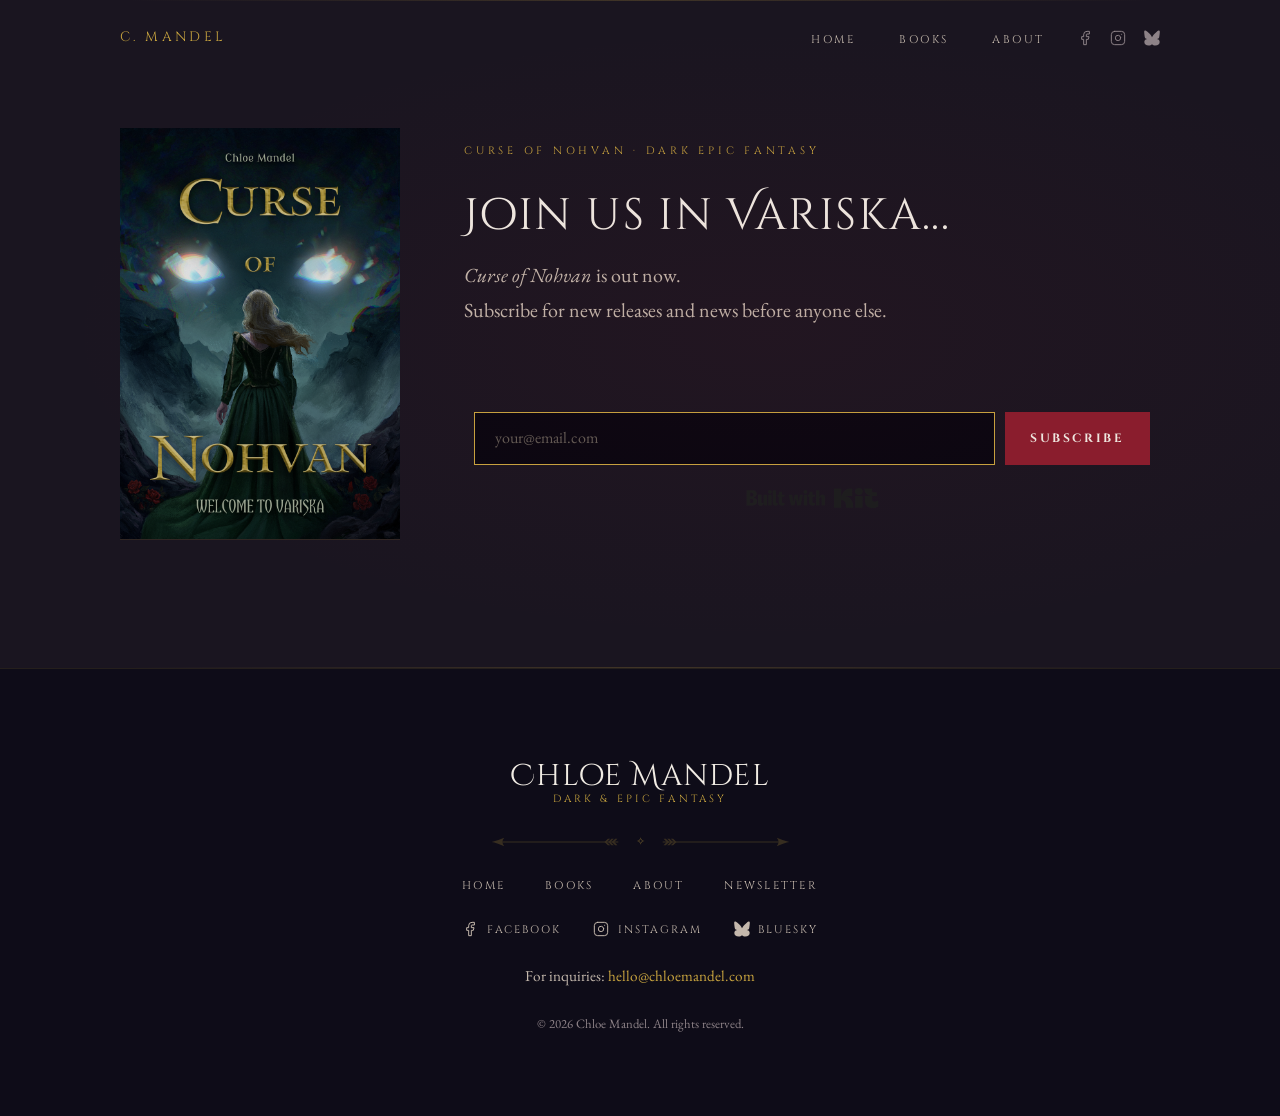
<file: newsletter/index.html>
<!DOCTYPE html>
<html lang="en">
<head>
  <meta charset="UTF-8">
  <meta name="viewport" content="width=device-width, initial-scale=1.0">

  <!-- ── Primary meta ───────────────────────────────────────── -->
  <title>Join the Newsletter — Chloe Mandel</title>
  <meta name="description" content="Be the first to hear about Chloe Mandel's dark epic fantasy debut, Curse of Nohvan — cover reveals, new releases and updates from beyond the mists.">
  <meta name="author" content="Chloe Mandel">
  <meta name="theme-color" content="#c9a53f" />
  <link rel="manifest" href="/manifest.json">

  <!-- ── Favicon ────────────────────────────────────────────── -->
  <link rel="icon" href="/images/favicon.svg" type="image/svg+xml">
  <link rel="icon" type="image/png" sizes="32x32" href="/images/favicon.png" />

  <!-- ── Apple touch icon ────────────────────────────────────────────── -->
  <link rel="apple-touch-icon" sizes="180x180" href="/images/apple-touch-icon.png" />

  <!-- ── Open Graph (Facebook, Instagram link previews, etc.) ─ -->
  <meta property="og:type"        content="website">
  <meta property="og:site_name"   content="Chloe Mandel">
  <meta property="og:title"       content="Join the Newsletter — Chloe Mandel">
  <meta property="og:description" content="Be the first to hear about Chloe Mandel's dark epic fantasy debut, Curse of Nohvan — cover reveals, new releases and updates from beyond the mists.">
  <meta property="og:url"         content="https://chloemandel.com/newsletter">
  <meta property="og:image"        content="https://chloemandel.com/images/og-image.jpg">
  <meta property="og:image:width"  content="1200">
  <meta property="og:image:height" content="630">
  <meta property="og:image:type"   content="image/jpeg">
  <meta property="og:image:alt" content="Dark epic fantasy teaser graphic for Chloe Mandel's debut novel, Curse of Nohvan." />
  <meta property="og:locale" content="en_GB" />

  <!-- ── Twitter / X Card (also used by Bluesky for previews) ─ -->
  <meta name="twitter:card"        content="summary_large_image">
  <meta name="twitter:title"       content="Join the Newsletter — Chloe Mandel">
  <meta name="twitter:description" content="Be the first to hear about Chloe Mandel's dark epic fantasy debut, Curse of Nohvan.">
  <meta name="twitter:image"       content="https://chloemandel.com/images/og-image.jpg">

  <!-- ── Canonical ────────────────────────────────────────────── -->
  <link rel="canonical" href="https://chloemandel.com/newsletter">

  <!-- ── Google Fonts ──────────────────────────────────────── -->
  <link rel="preconnect" href="https://fonts.googleapis.com">
  <link rel="preconnect" href="https://fonts.gstatic.com" crossorigin>
  <link rel="stylesheet" href="https://fonts.googleapis.com/css2?family=Cinzel+Decorative:wght@400;700&family=Cinzel:wght@400;500;600&family=EB+Garamond:ital,wght@0,400;0,500;1,400;1,500&display=swap">

  <!-- ── Theme (edit css/themes/current.css to switch themes) ── -->
  <link rel="stylesheet" href="/css/themes/current.css">
  <link rel="stylesheet" href="/css/style.css">
  <link rel="stylesheet" href="/css/newsletter.css">

  <!-- ── Analytics ── -->
  <script defer src="https://cloud.umami.is/script.js" data-website-id="4a0a8cc6-1ae1-4042-9373-380e401a9824"></script>
</head>
<body>

  <!-- ══════════════════════════════
       NAVIGATION
  ══════════════════════════════ -->
  <header class="nav" id="nav">
    <div class="nav-inner">
      <a href="/index.html#home" class="nav-logo">C. Mandel</a>

      <nav>
        <ul class="nav-links" id="nav-links">
          <li><a href="/index.html#home">Home</a></li>
          <li><a href="/index.html#books">Books</a></li>
          <li><a href="/index.html#about">About</a></li>
        </ul>
      </nav>

      <!-- SOCIAL NAV — uncomment per platform as accounts go live -->
      <div class="nav-social" aria-label="Social media">
        <a href="https://www.facebook.com/profile.php?id=61591605517457" class="nav-social-link" aria-label="Facebook" rel="noopener noreferrer">
          <svg width="16" height="16" viewBox="0 0 24 24" fill="none" stroke="currentColor" stroke-width="1.5" stroke-linecap="round" stroke-linejoin="round" aria-hidden="true"><path d="M18 2h-3a5 5 0 0 0-5 5v3H7v4h3v8h4v-8h3l1-4h-4V7a1 1 0 0 1 1-1h3z"/></svg>
        </a>
        <a href="https://www.instagram.com/chloemandelwrites" class="nav-social-link" aria-label="Instagram" rel="noopener noreferrer">
          <svg width="16" height="16" viewBox="0 0 24 24" fill="none" stroke="currentColor" stroke-width="1.5" stroke-linecap="round" stroke-linejoin="round" aria-hidden="true"><rect x="2" y="2" width="20" height="20" rx="5"/><path d="M16 11.37A4 4 0 1 1 12.63 8 4 4 0 0 1 16 11.37z"/><line x1="17.5" y1="6.5" x2="17.51" y2="6.5"/></svg>
        </a>
        <a href="https://bsky.app/profile/chloemandel.com" class="nav-social-link" aria-label="Bluesky" rel="noopener noreferrer">
          <svg width="16" height="16" viewBox="0 0 24 24" fill="currentColor" aria-hidden="true"><path d="M12 10.8c-1.087-2.114-4.046-6.053-6.798-7.995C3.566 1.266 1.773.473 1.204.687c-.583.226-.93.959-.93 1.815 0 1.858.67 7.62 1.076 8.753.58 1.63 1.88 2.085 3.065 2.085.166 0 .33-.008.492-.024-.949.114-1.8.384-2.485.833C1.293 14.85.5 16.12.5 17.93c0 3.16 2.427 5.24 6.57 5.24 1.89 0 3.643-.477 4.214-1.434a9.94 9.94 0 0 0 .716-.466 9.94 9.94 0 0 0 .716.466c.571.957 2.324 1.434 4.214 1.434 4.143 0 6.57-2.08 6.57-5.24 0-1.81-.793-3.08-1.922-3.763-.685-.449-1.537-.719-2.485-.833.162.016.326.024.492.024 1.185 0 2.484-.455 3.065-2.085.406-1.133 1.076-6.895 1.076-8.753 0-.856-.347-1.59-.93-1.815-.569-.214-2.362.579-4 2.118C16.046 4.747 13.087 8.686 12 10.8z"/></svg>
        </a>
      </div>

      <button class="nav-toggle" aria-label="Toggle navigation" aria-expanded="false">
        <span></span>
        <span></span>
        <span></span>
      </button>
    </div>
  </header>

  <main>

    <!-- ══════════════════════════════
         NEWSLETTER
    ══════════════════════════════ -->
    <section id="newsletter" class="section section--newsletter fade-in">
      <div class="newsletter-atmosphere" aria-hidden="true"></div>
      <div class="container">
        <div class="newsletter-inner newsletter-inner--standalone">

          <div class="newsletter-cover-col">
            <div class="book-cover">
              <div class="book-cover-inner">
                <img class="book-cover-art" src="/images/book1.png" alt="Curse of Nohvan: Welcome to Variska by Chloe Mandel">
              </div>
            </div>
          </div>

          <div class="newsletter-main-col">
            <div class="newsletter-content">
              <span class="section-eyebrow">Curse of Nohvan &middot; Dark Epic Fantasy</span>
              <h2 class="newsletter-title">Join us in Variska...</h2>
              <p class="newsletter-desc">
                <em>Curse of Nohvan</em> is out now.
                <br />
                Subscribe for new releases and news before anyone else.
              </p>
            </div>

            <script src="https://f.convertkit.com/ckjs/ck.5.js"></script>
            <form action="https://app.kit.com/forms/9847535/subscriptions" class="seva-form formkit-form" method="post" data-sv-form="9847535" data-uid="c3e411be63" data-format="inline" data-version="5" data-options="{&quot;settings&quot;:{&quot;after_subscribe&quot;:{&quot;action&quot;:&quot;message&quot;,&quot;success_message&quot;:&quot;Success! Now check your email to confirm your subscription.&quot;,&quot;redirect_url&quot;:&quot;&quot;},&quot;analytics&quot;:{&quot;google&quot;:null,&quot;fathom&quot;:null,&quot;facebook&quot;:null,&quot;segment&quot;:null,&quot;pinterest&quot;:null,&quot;sparkloop&quot;:null,&quot;googletagmanager&quot;:null},&quot;modal&quot;:{&quot;trigger&quot;:&quot;timer&quot;,&quot;scroll_percentage&quot;:null,&quot;timer&quot;:5,&quot;devices&quot;:&quot;all&quot;,&quot;show_once_every&quot;:15},&quot;powered_by&quot;:{&quot;show&quot;:true,&quot;url&quot;:&quot;https://kit.com/features/forms?utm_campaign=poweredby&amp;utm_content=form&amp;utm_medium=referral&amp;utm_source=dynamic&quot;},&quot;recaptcha&quot;:{&quot;enabled&quot;:true},&quot;return_visitor&quot;:{&quot;action&quot;:&quot;show&quot;,&quot;custom_content&quot;:&quot;&quot;},&quot;slide_in&quot;:{&quot;display_in&quot;:&quot;bottom_right&quot;,&quot;trigger&quot;:&quot;timer&quot;,&quot;scroll_percentage&quot;:null,&quot;timer&quot;:5,&quot;devices&quot;:&quot;all&quot;,&quot;show_once_every&quot;:15},&quot;sticky_bar&quot;:{&quot;display_in&quot;:&quot;top&quot;,&quot;trigger&quot;:&quot;timer&quot;,&quot;scroll_percentage&quot;:null,&quot;timer&quot;:5,&quot;devices&quot;:&quot;all&quot;,&quot;show_once_every&quot;:15}},&quot;version&quot;:&quot;5&quot;}" min-width="400 500 600 700 800"><div data-style="clean"><ul class="formkit-alert formkit-alert-error" data-element="errors" data-group="alert"></ul><div data-element="fields" data-stacked="false" class="seva-fields formkit-fields"><div class="formkit-field"><input class="formkit-input" name="email_address" aria-label="your@email.com" placeholder="your@email.com" required="" type="email" style="color: rgb(122, 111, 101); border-color: rgb(201, 165, 63); border-radius: 0px; font-weight: 400;"></div><button data-element="submit" class="formkit-submit formkit-submit" style="color: rgb(241, 236, 228); background-color: rgb(138, 29, 45); border-radius: 0px; font-weight: 700;"><div class="formkit-spinner"><div></div><div></div><div></div></div><span class="">Subscribe</span></button></div><div class="formkit-powered-by-convertkit-container"><a href="https://kit.com/features/forms?utm_campaign=poweredby&amp;utm_content=form&amp;utm_medium=referral&amp;utm_source=dynamic" data-element="powered-by" class="formkit-powered-by-convertkit" data-variant="dark" target="_blank" rel="nofollow noopener">Built with Kit</a></div></div><style>.formkit-form[data-uid="c3e411be63"] *{box-sizing:border-box;}.formkit-form[data-uid="c3e411be63"]{-webkit-font-smoothing:antialiased;-moz-osx-font-smoothing:grayscale;}.formkit-form[data-uid="c3e411be63"] legend{border:none;font-size:inherit;margin-bottom:10px;padding:0;position:relative;display:table;}.formkit-form[data-uid="c3e411be63"] fieldset{border:0;padding:0.01em 0 0 0;margin:0;min-width:0;}.formkit-form[data-uid="c3e411be63"] body:not(:-moz-handler-blocked) fieldset{display:table-cell;}.formkit-form[data-uid="c3e411be63"] h1,.formkit-form[data-uid="c3e411be63"] h2,.formkit-form[data-uid="c3e411be63"] h3,.formkit-form[data-uid="c3e411be63"] h4,.formkit-form[data-uid="c3e411be63"] h5,.formkit-form[data-uid="c3e411be63"] h6{color:inherit;font-size:inherit;font-weight:inherit;}.formkit-form[data-uid="c3e411be63"] h2{font-size:1.5em;margin:1em 0;}.formkit-form[data-uid="c3e411be63"] h3{font-size:1.17em;margin:1em 0;}.formkit-form[data-uid="c3e411be63"] p{color:inherit;font-size:inherit;font-weight:inherit;}.formkit-form[data-uid="c3e411be63"] ol:not([template-default]),.formkit-form[data-uid="c3e411be63"] ul:not([template-default]),.formkit-form[data-uid="c3e411be63"] blockquote:not([template-default]){text-align:left;}.formkit-form[data-uid="c3e411be63"] p:not([template-default]),.formkit-form[data-uid="c3e411be63"] hr:not([template-default]),.formkit-form[data-uid="c3e411be63"] blockquote:not([template-default]),.formkit-form[data-uid="c3e411be63"] ol:not([template-default]),.formkit-form[data-uid="c3e411be63"] ul:not([template-default]){color:inherit;font-style:initial;}.formkit-form[data-uid="c3e411be63"] .ordered-list,.formkit-form[data-uid="c3e411be63"] .unordered-list{list-style-position:outside !important;padding-left:1em;}.formkit-form[data-uid="c3e411be63"] .list-item{padding-left:0;}.formkit-form[data-uid="c3e411be63"][data-format="modal"]{display:none;}.formkit-form[data-uid="c3e411be63"][data-format="slide in"]{display:none;}.formkit-form[data-uid="c3e411be63"][data-format="sticky bar"]{display:none;}.formkit-sticky-bar .formkit-form[data-uid="c3e411be63"][data-format="sticky bar"]{display:block;}.formkit-form[data-uid="c3e411be63"] .formkit-input,.formkit-form[data-uid="c3e411be63"] .formkit-select,.formkit-form[data-uid="c3e411be63"] .formkit-checkboxes{width:100%;}.formkit-form[data-uid="c3e411be63"] .formkit-button,.formkit-form[data-uid="c3e411be63"] .formkit-submit{border:0;border-radius:5px;color:#ffffff;cursor:pointer;display:inline-block;text-align:center;font-size:15px;font-weight:500;cursor:pointer;margin-bottom:15px;overflow:hidden;padding:0;position:relative;vertical-align:middle;}.formkit-form[data-uid="c3e411be63"] .formkit-button:hover,.formkit-form[data-uid="c3e411be63"] .formkit-submit:hover,.formkit-form[data-uid="c3e411be63"] .formkit-button:focus,.formkit-form[data-uid="c3e411be63"] .formkit-submit:focus{outline:none;}.formkit-form[data-uid="c3e411be63"] .formkit-button:hover > span,.formkit-form[data-uid="c3e411be63"] .formkit-submit:hover > span,.formkit-form[data-uid="c3e411be63"] .formkit-button:focus > span,.formkit-form[data-uid="c3e411be63"] .formkit-submit:focus > span{background-color:rgba(0,0,0,0.1);}.formkit-form[data-uid="c3e411be63"] .formkit-button > span,.formkit-form[data-uid="c3e411be63"] .formkit-submit > span{display:block;-webkit-transition:all 300ms ease-in-out;transition:all 300ms ease-in-out;padding:12px 24px;}.formkit-form[data-uid="c3e411be63"] .formkit-input{background:#ffffff;font-size:15px;padding:12px;border:1px solid #e3e3e3;-webkit-flex:1 0 auto;-ms-flex:1 0 auto;flex:1 0 auto;line-height:1.4;margin:0;-webkit-transition:border-color ease-out 300ms;transition:border-color ease-out 300ms;}.formkit-form[data-uid="c3e411be63"] .formkit-input:focus{outline:none;border-color:#1677be;-webkit-transition:border-color ease 300ms;transition:border-color ease 300ms;}.formkit-form[data-uid="c3e411be63"] .formkit-input::-webkit-input-placeholder{color:inherit;opacity:0.8;}.formkit-form[data-uid="c3e411be63"] .formkit-input::-moz-placeholder{color:inherit;opacity:0.8;}.formkit-form[data-uid="c3e411be63"] .formkit-input:-ms-input-placeholder{color:inherit;opacity:0.8;}.formkit-form[data-uid="c3e411be63"] .formkit-input::placeholder{color:inherit;opacity:0.8;}.formkit-form[data-uid="c3e411be63"] [data-group="dropdown"]{position:relative;display:inline-block;width:100%;}.formkit-form[data-uid="c3e411be63"] [data-group="dropdown"]::before{content:"";top:calc(50% - 2.5px);right:10px;position:absolute;pointer-events:none;border-color:#4f4f4f transparent transparent transparent;border-style:solid;border-width:6px 6px 0 6px;height:0;width:0;z-index:999;}.formkit-form[data-uid="c3e411be63"] [data-group="dropdown"] select{height:auto;width:100%;cursor:pointer;color:#333333;line-height:1.4;margin-bottom:0;padding:0 6px;-webkit-appearance:none;-moz-appearance:none;appearance:none;font-size:15px;padding:12px;padding-right:25px;border:1px solid #e3e3e3;background:#ffffff;}.formkit-form[data-uid="c3e411be63"] [data-group="dropdown"] select:focus{outline:none;}.formkit-form[data-uid="c3e411be63"] [data-group="checkboxes"]{text-align:left;margin:0;}.formkit-form[data-uid="c3e411be63"] [data-group="checkboxes"] [data-group="checkbox"]{margin-bottom:10px;}.formkit-form[data-uid="c3e411be63"] [data-group="checkboxes"] [data-group="checkbox"] *{cursor:pointer;}.formkit-form[data-uid="c3e411be63"] [data-group="checkboxes"] [data-group="checkbox"]:last-of-type{margin-bottom:0;}.formkit-form[data-uid="c3e411be63"] [data-group="checkboxes"] [data-group="checkbox"] input[type="checkbox"]{display:none;}.formkit-form[data-uid="c3e411be63"] [data-group="checkboxes"] [data-group="checkbox"] input[type="checkbox"] + label::after{content:none;}.formkit-form[data-uid="c3e411be63"] [data-group="checkboxes"] [data-group="checkbox"] input[type="checkbox"]:checked + label::after{border-color:#ffffff;content:"";}.formkit-form[data-uid="c3e411be63"] [data-group="checkboxes"] [data-group="checkbox"] input[type="checkbox"]:checked + label::before{background:#10bf7a;border-color:#10bf7a;}.formkit-form[data-uid="c3e411be63"] [data-group="checkboxes"] [data-group="checkbox"] label{position:relative;display:inline-block;padding-left:28px;}.formkit-form[data-uid="c3e411be63"] [data-group="checkboxes"] [data-group="checkbox"] label::before,.formkit-form[data-uid="c3e411be63"] [data-group="checkboxes"] [data-group="checkbox"] label::after{position:absolute;content:"";display:inline-block;}.formkit-form[data-uid="c3e411be63"] [data-group="checkboxes"] [data-group="checkbox"] label::before{height:16px;width:16px;border:1px solid #e3e3e3;background:#ffffff;left:0px;top:3px;}.formkit-form[data-uid="c3e411be63"] [data-group="checkboxes"] [data-group="checkbox"] label::after{height:4px;width:8px;border-left:2px solid #4d4d4d;border-bottom:2px solid #4d4d4d;-webkit-transform:rotate(-45deg);-ms-transform:rotate(-45deg);transform:rotate(-45deg);left:4px;top:8px;}.formkit-form[data-uid="c3e411be63"] .formkit-alert{background:#f9fafb;border:1px solid #e3e3e3;border-radius:5px;-webkit-flex:1 0 auto;-ms-flex:1 0 auto;flex:1 0 auto;list-style:none;margin:25px auto;padding:12px;text-align:center;width:100%;}.formkit-form[data-uid="c3e411be63"] .formkit-alert:empty{display:none;}.formkit-form[data-uid="c3e411be63"] .formkit-alert-success{background:#d3fbeb;border-color:#10bf7a;color:#0c905c;}.formkit-form[data-uid="c3e411be63"] .formkit-alert-error{background:#fde8e2;border-color:#f2643b;color:#ea4110;}.formkit-form[data-uid="c3e411be63"] .formkit-spinner{display:-webkit-box;display:-webkit-flex;display:-ms-flexbox;display:flex;height:0px;width:0px;margin:0 auto;position:absolute;top:0;left:0;right:0;width:0px;overflow:hidden;text-align:center;-webkit-transition:all 300ms ease-in-out;transition:all 300ms ease-in-out;}.formkit-form[data-uid="c3e411be63"] .formkit-spinner > div{margin:auto;width:12px;height:12px;background-color:#fff;opacity:0.3;border-radius:100%;display:inline-block;-webkit-animation:formkit-bouncedelay-formkit-form-data-uid-c3e411be63- 1.4s infinite ease-in-out both;animation:formkit-bouncedelay-formkit-form-data-uid-c3e411be63- 1.4s infinite ease-in-out both;}.formkit-form[data-uid="c3e411be63"] .formkit-spinner > div:nth-child(1){-webkit-animation-delay:-0.32s;animation-delay:-0.32s;}.formkit-form[data-uid="c3e411be63"] .formkit-spinner > div:nth-child(2){-webkit-animation-delay:-0.16s;animation-delay:-0.16s;}.formkit-form[data-uid="c3e411be63"] .formkit-submit[data-active] .formkit-spinner{opacity:1;height:100%;width:50px;}.formkit-form[data-uid="c3e411be63"] .formkit-submit[data-active] .formkit-spinner ~ span{opacity:0;}.formkit-form[data-uid="c3e411be63"] .formkit-powered-by[data-active="false"]{opacity:0.35;}.formkit-form[data-uid="c3e411be63"] .formkit-powered-by-convertkit-container{display:-webkit-box;display:-webkit-flex;display:-ms-flexbox;display:flex;width:100%;margin:10px 0;position:relative;}.formkit-form[data-uid="c3e411be63"] .formkit-powered-by-convertkit-container[data-active="false"]{opacity:0.35;}.formkit-form[data-uid="c3e411be63"] .formkit-powered-by-convertkit{-webkit-align-items:center;-webkit-box-align:center;-ms-flex-align:center;align-items:center;background-color:#ffffff;border-radius:9px;color:#3d3d3d;cursor:pointer;display:block;height:36px;margin:0 auto;opacity:0.95;padding:0;-webkit-text-decoration:none;text-decoration:none;text-indent:100%;-webkit-transition:ease-in-out all 200ms;transition:ease-in-out all 200ms;white-space:nowrap;overflow:hidden;-webkit-user-select:none;-moz-user-select:none;-ms-user-select:none;user-select:none;width:157px;background-repeat:no-repeat;background-position:center;background-image:url("data:image/svg+xml;charset=utf8,%3Csvg width='133' height='36' viewBox='0 0 133 36' fill='none' xmlns='http://www.w3.org/2000/svg'%3E%3Cpath d='M0.861 25.5C0.735 25.5 0.651 25.416 0.651 25.29V10.548C0.651 10.422 0.735 10.338 0.861 10.338H6.279C9.072 10.338 10.668 11.451 10.668 13.824C10.668 15.819 9.219 16.932 8.001 17.226C7.707 17.268 7.707 17.625 8.022 17.688C9.912 18.108 11.088 19.116 11.088 21.321C11.088 23.715 9.429 25.5 6.426 25.5H0.861ZM5.397 23.085C6.825 23.085 7.518 22.224 7.518 21.006C7.518 19.683 6.825 18.948 5.397 18.948H4.2V23.085H5.397ZM5.313 16.617C6.51 16.617 7.245 15.945 7.245 14.601C7.245 13.383 6.51 12.753 5.25 12.753H4.2V16.617H5.313ZM17.9758 23.883C17.9758 23.568 17.6608 23.505 17.5348 23.799C17.0308 24.954 16.1698 25.731 14.5528 25.731C12.8728 25.731 12.0958 24.471 12.0958 22.707V14.937C12.0958 14.811 12.1798 14.727 12.3058 14.727H15.2248C15.3508 14.727 15.4348 14.811 15.4348 14.937V21.657C15.4348 22.581 15.7708 23.022 16.4638 23.022C17.1778 23.022 17.6188 22.581 17.6188 21.657V14.937C17.6188 14.811 17.7028 14.727 17.8288 14.727H20.7478C20.8738 14.727 20.9578 14.811 20.9578 14.937V25.29C20.9578 25.416 20.8738 25.5 20.7478 25.5H18.1858C18.0598 25.5 17.9758 25.416 17.9758 25.29V23.883ZM25.6141 25.29C25.6141 25.416 25.5301 25.5 25.4041 25.5H22.4851C22.3591 25.5 22.2751 25.416 22.2751 25.29V14.937C22.2751 14.811 22.3591 14.727 22.4851 14.727H25.4041C25.5301 14.727 25.6141 14.811 25.6141 14.937V25.29ZM23.9131 13.74C22.8001 13.74 22.0441 12.942 22.0441 11.934C22.0441 10.926 22.8001 10.107 23.9131 10.107C25.0051 10.107 25.7611 10.926 25.7611 11.934C25.7611 12.942 25.0051 13.74 23.9131 13.74ZM26.7883 10.548C26.7883 10.422 26.8723 10.338 26.9983 10.338H29.9173C30.0433 10.338 30.1273 10.422 30.1273 10.548V22.056C30.1273 22.749 30.2533 23.085 30.8203 23.085C31.0093 23.085 31.1983 23.043 31.3663 23.001C31.5133 22.959 31.6183 22.959 31.6183 23.127V25.059C31.6183 25.164 31.5763 25.269 31.4923 25.311C30.9673 25.521 30.2953 25.71 29.5813 25.71C27.7123 25.71 26.7883 24.639 26.7883 22.476V10.548ZM32.4237 14.727C32.8227 14.727 32.9277 14.538 32.9697 14.055L33.1167 12.039C33.1167 11.913 33.2217 11.829 33.3477 11.829H35.8887C36.0147 11.829 36.0987 11.913 36.0987 12.039V14.517C36.0987 14.643 36.1827 14.727 36.3087 14.727H38.2827C38.4087 14.727 38.4927 14.811 38.4927 14.937V16.659C38.4927 16.785 38.4087 16.869 38.2827 16.869H36.0777V22.056C36.0777 22.875 36.5397 23.085 37.0647 23.085C37.4847 23.085 37.9467 22.938 38.3247 22.707C38.4717 22.623 38.5767 22.665 38.5767 22.833V24.828C38.5767 24.933 38.5347 25.017 38.4507 25.08C37.8417 25.458 36.9807 25.71 36.0357 25.71C34.2927 25.71 32.7387 24.912 32.7387 22.476V16.869H31.8567C31.7307 16.869 31.6467 16.785 31.6467 16.659V14.937C31.6467 14.811 31.7307 14.727 31.8567 14.727H32.4237ZM51.3808 14.727C51.5068 14.727 51.5908 14.79 51.6118 14.916L52.3888 19.851L52.5778 21.174C52.6198 21.468 52.9558 21.468 52.9768 21.174C53.0398 20.712 53.0818 20.271 53.1658 19.83L53.8798 14.916C53.9008 14.79 53.9848 14.727 54.1108 14.727H56.6728C56.8198 14.727 56.8828 14.811 56.8618 14.958L54.6778 25.311C54.6568 25.437 54.5728 25.5 54.4468 25.5H51.3178C51.1918 25.5 51.1078 25.437 51.0868 25.311L50.1208 20.082L49.8898 18.633C49.8688 18.444 49.6588 18.444 49.6378 18.633L49.4068 20.103L48.5458 25.311C48.5248 25.437 48.4408 25.5 48.3148 25.5H45.2068C45.0808 25.5 44.9968 25.437 44.9758 25.311L42.8128 14.958C42.7918 14.811 42.8548 14.727 43.0018 14.727H45.9628C46.0888 14.727 46.1728 14.79 46.1938 14.916L46.9288 19.83C47.0128 20.271 47.0758 20.754 47.1388 21.195C47.2018 21.51 47.4748 21.531 47.5378 21.195L47.7478 19.872L48.6088 14.916C48.6298 14.79 48.7138 14.727 48.8398 14.727H51.3808ZM61.1582 25.29C61.1582 25.416 61.0742 25.5 60.9482 25.5H58.0292C57.9032 25.5 57.8192 25.416 57.8192 25.29V14.937C57.8192 14.811 57.9032 14.727 58.0292 14.727H60.9482C61.0742 14.727 61.1582 14.811 61.1582 14.937V25.29ZM59.4572 13.74C58.3442 13.74 57.5882 12.942 57.5882 11.934C57.5882 10.926 58.3442 10.107 59.4572 10.107C60.5492 10.107 61.3052 10.926 61.3052 11.934C61.3052 12.942 60.5492 13.74 59.4572 13.74ZM62.8154 14.727C63.2144 14.727 63.3194 14.538 63.3614 14.055L63.5084 12.039C63.5084 11.913 63.6134 11.829 63.7394 11.829H66.2804C66.4064 11.829 66.4904 11.913 66.4904 12.039V14.517C66.4904 14.643 66.5744 14.727 66.7004 14.727H68.6744C68.8004 14.727 68.8844 14.811 68.8844 14.937V16.659C68.8844 16.785 68.8004 16.869 68.6744 16.869H66.4694V22.056C66.4694 22.875 66.9314 23.085 67.4564 23.085C67.8764 23.085 68.3384 22.938 68.7164 22.707C68.8634 22.623 68.9684 22.665 68.9684 22.833V24.828C68.9684 24.933 68.9264 25.017 68.8424 25.08C68.2334 25.458 67.3724 25.71 66.4274 25.71C64.6844 25.71 63.1304 24.912 63.1304 22.476V16.869H62.2484C62.1224 16.869 62.0384 16.785 62.0384 16.659V14.937C62.0384 14.811 62.1224 14.727 62.2484 14.727H62.8154ZM73.4298 16.323C73.4298 16.638 73.7868 16.68 73.9128 16.407C74.3748 15.315 75.1308 14.496 76.6008 14.496C78.2178 14.496 78.9528 15.609 78.9528 17.373V25.29C78.9528 25.416 78.8688 25.5 78.7428 25.5H75.8238C75.6978 25.5 75.6138 25.416 75.6138 25.29V18.633C75.6138 17.709 75.2778 17.268 74.5848 17.268C73.8708 17.268 73.4298 17.709 73.4298 18.633V25.29C73.4298 25.416 73.3458 25.5 73.2198 25.5H70.3008C70.1748 25.5 70.0908 25.416 70.0908 25.29V10.548C70.0908 10.422 70.1748 10.338 70.3008 10.338H73.2198C73.3458 10.338 73.4298 10.422 73.4298 10.548V16.323Z' fill='%231E1E1E'/%3E%3Cpath d='M100.132 16.3203C105.58 17.3761 107.272 22.4211 107.318 27.4961C107.318 27.6101 107.226 27.7041 107.112 27.7041H100.252C100.138 27.7041 100.046 27.6121 100.046 27.5001C100.026 23.5629 99.3877 20.0896 95.4865 19.9396C95.3705 19.9356 95.2725 20.0276 95.2725 20.1456V27.5001C95.2725 27.6141 95.1806 27.7061 95.0666 27.7061H88.206C88.092 27.7061 88 27.6141 88 27.5001V8.75585C88 8.64187 88.092 8.54989 88.206 8.54989H95.0686C95.1826 8.54989 95.2745 8.64187 95.2745 8.75585V15.7764C95.2745 15.8804 95.3585 15.9644 95.4625 15.9644C95.5445 15.9644 95.6185 15.9104 95.6425 15.8324C97.4081 10.0416 100.709 8.58588 106.07 8.55189C106.184 8.55189 106.276 8.64387 106.276 8.75785V15.7604C106.276 15.8744 106.184 15.9664 106.07 15.9664H100.166C100.066 15.9664 99.9856 16.0464 99.9856 16.1464C99.9856 16.2304 100.048 16.3043 100.132 16.3203ZM118.918 20.7095V16.1704C118.918 16.0564 119.01 15.9644 119.124 15.9644H124.173C124.273 15.9644 124.353 15.8844 124.353 15.7844C124.353 15.6985 124.291 15.6245 124.207 15.6085C120.256 14.8246 118.432 12.5511 118.37 8.75585C118.368 8.64387 118.458 8.54989 118.572 8.54989H125.986C126.1 8.54989 126.192 8.64187 126.192 8.75585V11.9532C126.192 12.0672 126.284 12.1592 126.398 12.1592H130.649C130.763 12.1592 130.855 12.2511 130.855 12.3651V15.7624C130.855 15.8764 130.763 15.9684 130.649 15.9684H126.398C126.284 15.9684 126.192 16.0604 126.192 16.1744V19.8356C126.192 21.1294 126.986 21.5553 128.04 21.5553C129.692 21.5553 131.323 20.8114 131.977 20.4735C132.113 20.4035 132.277 20.5015 132.277 20.6555V26.3543C132.277 26.5063 132.193 26.6463 132.059 26.7183C131.413 27.0582 129.418 28 127.136 28C122.435 27.996 118.918 26.0824 118.918 20.7095ZM109.266 27.4981V16.1704C109.266 16.0564 109.358 15.9644 109.472 15.9644H116.334C116.448 15.9644 116.54 16.0564 116.54 16.1704V27.4981C116.54 27.6121 116.448 27.7041 116.334 27.7041H109.472C109.358 27.7021 109.266 27.6101 109.266 27.4981ZM108.876 11.4913C108.876 13.4189 110.238 14.9826 112.853 14.9826C115.469 14.9826 116.83 13.4189 116.83 11.4913C116.83 9.56369 115.471 8 112.853 8C110.238 8 108.876 9.56369 108.876 11.4913Z' fill='%231E1E1E'/%3E%3C/svg%3E");}.formkit-form[data-uid="c3e411be63"] .formkit-powered-by-convertkit:hover,.formkit-form[data-uid="c3e411be63"] .formkit-powered-by-convertkit:focus{background-color:#ffffff;-webkit-transform:scale(1.025) perspective(1px);-ms-transform:scale(1.025) perspective(1px);transform:scale(1.025) perspective(1px);opacity:1;}.formkit-form[data-uid="c3e411be63"] .formkit-powered-by-convertkit[data-variant="dark"],.formkit-form[data-uid="c3e411be63"] .formkit-powered-by-convertkit[data-variant="light"]{background-color:transparent;border-color:transparent;width:133px;}.formkit-form[data-uid="c3e411be63"] .formkit-powered-by-convertkit[data-variant="light"]{color:#ffffff;background-image:url("data:image/svg+xml;charset=utf8,%3Csvg width='133' height='36' viewBox='0 0 133 36' fill='none' xmlns='http://www.w3.org/2000/svg'%3E%3Cpath d='M0.861 25.5C0.735 25.5 0.651 25.416 0.651 25.29V10.548C0.651 10.422 0.735 10.338 0.861 10.338H6.279C9.072 10.338 10.668 11.451 10.668 13.824C10.668 15.819 9.219 16.932 8.001 17.226C7.707 17.268 7.707 17.625 8.022 17.688C9.912 18.108 11.088 19.116 11.088 21.321C11.088 23.715 9.429 25.5 6.426 25.5H0.861ZM5.397 23.085C6.825 23.085 7.518 22.224 7.518 21.006C7.518 19.683 6.825 18.948 5.397 18.948H4.2V23.085H5.397ZM5.313 16.617C6.51 16.617 7.245 15.945 7.245 14.601C7.245 13.383 6.51 12.753 5.25 12.753H4.2V16.617H5.313ZM17.9758 23.883C17.9758 23.568 17.6608 23.505 17.5348 23.799C17.0308 24.954 16.1698 25.731 14.5528 25.731C12.8728 25.731 12.0958 24.471 12.0958 22.707V14.937C12.0958 14.811 12.1798 14.727 12.3058 14.727H15.2248C15.3508 14.727 15.4348 14.811 15.4348 14.937V21.657C15.4348 22.581 15.7708 23.022 16.4638 23.022C17.1778 23.022 17.6188 22.581 17.6188 21.657V14.937C17.6188 14.811 17.7028 14.727 17.8288 14.727H20.7478C20.8738 14.727 20.9578 14.811 20.9578 14.937V25.29C20.9578 25.416 20.8738 25.5 20.7478 25.5H18.1858C18.0598 25.5 17.9758 25.416 17.9758 25.29V23.883ZM25.6141 25.29C25.6141 25.416 25.5301 25.5 25.4041 25.5H22.4851C22.3591 25.5 22.2751 25.416 22.2751 25.29V14.937C22.2751 14.811 22.3591 14.727 22.4851 14.727H25.4041C25.5301 14.727 25.6141 14.811 25.6141 14.937V25.29ZM23.9131 13.74C22.8001 13.74 22.0441 12.942 22.0441 11.934C22.0441 10.926 22.8001 10.107 23.9131 10.107C25.0051 10.107 25.7611 10.926 25.7611 11.934C25.7611 12.942 25.0051 13.74 23.9131 13.74ZM26.7883 10.548C26.7883 10.422 26.8723 10.338 26.9983 10.338H29.9173C30.0433 10.338 30.1273 10.422 30.1273 10.548V22.056C30.1273 22.749 30.2533 23.085 30.8203 23.085C31.0093 23.085 31.1983 23.043 31.3663 23.001C31.5133 22.959 31.6183 22.959 31.6183 23.127V25.059C31.6183 25.164 31.5763 25.269 31.4923 25.311C30.9673 25.521 30.2953 25.71 29.5813 25.71C27.7123 25.71 26.7883 24.639 26.7883 22.476V10.548ZM32.4237 14.727C32.8227 14.727 32.9277 14.538 32.9697 14.055L33.1167 12.039C33.1167 11.913 33.2217 11.829 33.3477 11.829H35.8887C36.0147 11.829 36.0987 11.913 36.0987 12.039V14.517C36.0987 14.643 36.1827 14.727 36.3087 14.727H38.2827C38.4087 14.727 38.4927 14.811 38.4927 14.937V16.659C38.4927 16.785 38.4087 16.869 38.2827 16.869H36.0777V22.056C36.0777 22.875 36.5397 23.085 37.0647 23.085C37.4847 23.085 37.9467 22.938 38.3247 22.707C38.4717 22.623 38.5767 22.665 38.5767 22.833V24.828C38.5767 24.933 38.5347 25.017 38.4507 25.08C37.8417 25.458 36.9807 25.71 36.0357 25.71C34.2927 25.71 32.7387 24.912 32.7387 22.476V16.869H31.8567C31.7307 16.869 31.6467 16.785 31.6467 16.659V14.937C31.6467 14.811 31.7307 14.727 31.8567 14.727H32.4237ZM51.3808 14.727C51.5068 14.727 51.5908 14.79 51.6118 14.916L52.3888 19.851L52.5778 21.174C52.6198 21.468 52.9558 21.468 52.9768 21.174C53.0398 20.712 53.0818 20.271 53.1658 19.83L53.8798 14.916C53.9008 14.79 53.9848 14.727 54.1108 14.727H56.6728C56.8198 14.727 56.8828 14.811 56.8618 14.958L54.6778 25.311C54.6568 25.437 54.5728 25.5 54.4468 25.5H51.3178C51.1918 25.5 51.1078 25.437 51.0868 25.311L50.1208 20.082L49.8898 18.633C49.8688 18.444 49.6588 18.444 49.6378 18.633L49.4068 20.103L48.5458 25.311C48.5248 25.437 48.4408 25.5 48.3148 25.5H45.2068C45.0808 25.5 44.9968 25.437 44.9758 25.311L42.8128 14.958C42.7918 14.811 42.8548 14.727 43.0018 14.727H45.9628C46.0888 14.727 46.1728 14.79 46.1938 14.916L46.9288 19.83C47.0128 20.271 47.0758 20.754 47.1388 21.195C47.2018 21.51 47.4748 21.531 47.5378 21.195L47.7478 19.872L48.6088 14.916C48.6298 14.79 48.7138 14.727 48.8398 14.727H51.3808ZM61.1582 25.29C61.1582 25.416 61.0742 25.5 60.9482 25.5H58.0292C57.9032 25.5 57.8192 25.416 57.8192 25.29V14.937C57.8192 14.811 57.9032 14.727 58.0292 14.727H60.9482C61.0742 14.727 61.1582 14.811 61.1582 14.937V25.29ZM59.4572 13.74C58.3442 13.74 57.5882 12.942 57.5882 11.934C57.5882 10.926 58.3442 10.107 59.4572 10.107C60.5492 10.107 61.3052 10.926 61.3052 11.934C61.3052 12.942 60.5492 13.74 59.4572 13.74ZM62.8154 14.727C63.2144 14.727 63.3194 14.538 63.3614 14.055L63.5084 12.039C63.5084 11.913 63.6134 11.829 63.7394 11.829H66.2804C66.4064 11.829 66.4904 11.913 66.4904 12.039V14.517C66.4904 14.643 66.5744 14.727 66.7004 14.727H68.6744C68.8004 14.727 68.8844 14.811 68.8844 14.937V16.659C68.8844 16.785 68.8004 16.869 68.6744 16.869H66.4694V22.056C66.4694 22.875 66.9314 23.085 67.4564 23.085C67.8764 23.085 68.3384 22.938 68.7164 22.707C68.8634 22.623 68.9684 22.665 68.9684 22.833V24.828C68.9684 24.933 68.9264 25.017 68.8424 25.08C68.2334 25.458 67.3724 25.71 66.4274 25.71C64.6844 25.71 63.1304 24.912 63.1304 22.476V16.869H62.2484C62.1224 16.869 62.0384 16.785 62.0384 16.659V14.937C62.0384 14.811 62.1224 14.727 62.2484 14.727H62.8154ZM73.4298 16.323C73.4298 16.638 73.7868 16.68 73.9128 16.407C74.3748 15.315 75.1308 14.496 76.6008 14.496C78.2178 14.496 78.9528 15.609 78.9528 17.373V25.29C78.9528 25.416 78.8688 25.5 78.7428 25.5H75.8238C75.6978 25.5 75.6138 25.416 75.6138 25.29V18.633C75.6138 17.709 75.2778 17.268 74.5848 17.268C73.8708 17.268 73.4298 17.709 73.4298 18.633V25.29C73.4298 25.416 73.3458 25.5 73.2198 25.5H70.3008C70.1748 25.5 70.0908 25.416 70.0908 25.29V10.548C70.0908 10.422 70.1748 10.338 70.3008 10.338H73.2198C73.3458 10.338 73.4298 10.422 73.4298 10.548V16.323Z' fill='white'/%3E%3Cpath d='M100.132 16.3203C105.58 17.3761 107.272 22.4211 107.318 27.4961C107.318 27.6101 107.226 27.7041 107.112 27.7041H100.252C100.138 27.7041 100.046 27.6121 100.046 27.5001C100.026 23.5629 99.3877 20.0896 95.4865 19.9396C95.3705 19.9356 95.2725 20.0276 95.2725 20.1456V27.5001C95.2725 27.6141 95.1806 27.7061 95.0666 27.7061H88.206C88.092 27.7061 88 27.6141 88 27.5001V8.75585C88 8.64187 88.092 8.54989 88.206 8.54989H95.0686C95.1826 8.54989 95.2745 8.64187 95.2745 8.75585V15.7764C95.2745 15.8804 95.3585 15.9644 95.4625 15.9644C95.5445 15.9644 95.6185 15.9104 95.6425 15.8324C97.4081 10.0416 100.709 8.58588 106.07 8.55189C106.184 8.55189 106.276 8.64387 106.276 8.75785V15.7604C106.276 15.8744 106.184 15.9664 106.07 15.9664H100.166C100.066 15.9664 99.9856 16.0464 99.9856 16.1464C99.9856 16.2304 100.048 16.3043 100.132 16.3203ZM118.918 20.7095V16.1704C118.918 16.0564 119.01 15.9644 119.124 15.9644H124.173C124.273 15.9644 124.353 15.8844 124.353 15.7844C124.353 15.6985 124.291 15.6245 124.207 15.6085C120.256 14.8246 118.432 12.5511 118.37 8.75585C118.368 8.64387 118.458 8.54989 118.572 8.54989H125.986C126.1 8.54989 126.192 8.64187 126.192 8.75585V11.9532C126.192 12.0672 126.284 12.1592 126.398 12.1592H130.649C130.763 12.1592 130.855 12.2511 130.855 12.3651V15.7624C130.855 15.8764 130.763 15.9684 130.649 15.9684H126.398C126.284 15.9684 126.192 16.0604 126.192 16.1744V19.8356C126.192 21.1294 126.986 21.5553 128.04 21.5553C129.692 21.5553 131.323 20.8114 131.977 20.4735C132.113 20.4035 132.277 20.5015 132.277 20.6555V26.3543C132.277 26.5063 132.193 26.6463 132.059 26.7183C131.413 27.0582 129.418 28 127.136 28C122.435 27.996 118.918 26.0824 118.918 20.7095ZM109.266 27.4981V16.1704C109.266 16.0564 109.358 15.9644 109.472 15.9644H116.334C116.448 15.9644 116.54 16.0564 116.54 16.1704V27.4981C116.54 27.6121 116.448 27.7041 116.334 27.7041H109.472C109.358 27.7021 109.266 27.6101 109.266 27.4981ZM108.876 11.4913C108.876 13.4189 110.238 14.9826 112.853 14.9826C115.469 14.9826 116.83 13.4189 116.83 11.4913C116.83 9.56369 115.471 8 112.853 8C110.238 8 108.876 9.56369 108.876 11.4913Z' fill='white'/%3E%3C/svg%3E");}@-webkit-keyframes formkit-bouncedelay-formkit-form-data-uid-c3e411be63-{0%,80%,100%{-webkit-transform:scale(0);-ms-transform:scale(0);transform:scale(0);}40%{-webkit-transform:scale(1);-ms-transform:scale(1);transform:scale(1);}}@keyframes formkit-bouncedelay-formkit-form-data-uid-c3e411be63-{0%,80%,100%{-webkit-transform:scale(0);-ms-transform:scale(0);transform:scale(0);}40%{-webkit-transform:scale(1);-ms-transform:scale(1);transform:scale(1);}}.formkit-form[data-uid="c3e411be63"] blockquote{padding:10px 20px;margin:0 0 20px;border-left:5px solid #e1e1e1;}.formkit-form[data-uid="c3e411be63"] .seva-custom-content{padding:15px;font-size:16px;color:#fff;mix-blend-mode:difference;}.formkit-form[data-uid="c3e411be63"] .formkit-modal.guard{max-width:420px;width:100%;} .formkit-form[data-uid="c3e411be63"]{max-width:700px;}.formkit-form[data-uid="c3e411be63"] [data-style="clean"]{width:100%;}.formkit-form[data-uid="c3e411be63"] .formkit-fields{display:-webkit-box;display:-webkit-flex;display:-ms-flexbox;display:flex;-webkit-flex-wrap:wrap;-ms-flex-wrap:wrap;flex-wrap:wrap;margin:0 auto;}.formkit-form[data-uid="c3e411be63"] .formkit-field,.formkit-form[data-uid="c3e411be63"] .formkit-submit{margin:0 0 15px 0;-webkit-flex:1 0 100%;-ms-flex:1 0 100%;flex:1 0 100%;}.formkit-form[data-uid="c3e411be63"] .formkit-powered-by-convertkit-container{margin:0;}.formkit-form[data-uid="c3e411be63"] .formkit-submit{position:static;}.formkit-form[data-uid="c3e411be63"][min-width~="700"] [data-style="clean"],.formkit-form[data-uid="c3e411be63"][min-width~="800"] [data-style="clean"]{padding:10px;padding-top:56px;}.formkit-form[data-uid="c3e411be63"][min-width~="700"] .formkit-fields[data-stacked="false"],.formkit-form[data-uid="c3e411be63"][min-width~="800"] .formkit-fields[data-stacked="false"]{margin-left:-5px;margin-right:-5px;}.formkit-form[data-uid="c3e411be63"][min-width~="700"] .formkit-fields[data-stacked="false"] .formkit-field,.formkit-form[data-uid="c3e411be63"][min-width~="800"] .formkit-fields[data-stacked="false"] .formkit-field,.formkit-form[data-uid="c3e411be63"][min-width~="700"] .formkit-fields[data-stacked="false"] .formkit-submit,.formkit-form[data-uid="c3e411be63"][min-width~="800"] .formkit-fields[data-stacked="false"] .formkit-submit{margin:0 5px 15px 5px;}.formkit-form[data-uid="c3e411be63"][min-width~="700"] .formkit-fields[data-stacked="false"] .formkit-field,.formkit-form[data-uid="c3e411be63"][min-width~="800"] .formkit-fields[data-stacked="false"] .formkit-field{-webkit-flex:100 1 auto;-ms-flex:100 1 auto;flex:100 1 auto;}.formkit-form[data-uid="c3e411be63"][min-width~="700"] .formkit-fields[data-stacked="false"] .formkit-submit,.formkit-form[data-uid="c3e411be63"][min-width~="800"] .formkit-fields[data-stacked="false"] .formkit-submit{-webkit-flex:1 1 auto;-ms-flex:1 1 auto;flex:1 1 auto;} .formkit-form[data-uid="c3e411be63"] .formkit-input{background:#080610;font-family:'EB Garamond','Garamond',Georgia,serif;font-size:1rem;padding:0.9rem 1.25rem;}.formkit-form[data-uid="c3e411be63"] .formkit-submit{font-family:'Cinzel','Palatino Linotype',serif;font-size:0.75rem;font-weight:500;-webkit-letter-spacing:0.22em;-moz-letter-spacing:0.22em;-ms-letter-spacing:0.22em;letter-spacing:0.22em;text-transform:uppercase;color:#f1ece4 !important;background-color:#8a1d2d !important;-webkit-transition: background-color 0.35s cubic-bezier(0.4,0,0.2,1),background 0.35s cubic-bezier(0.4,0,0.2,1), color 0.35s cubic-bezier(0.4,0,0.2,1)), -webkit-transform 0.2s cubic-bezier(0.4,0,0.2,1);-webkit-transition: background-color 0.35s cubic-bezier(0.4,0,0.2,1),background 0.35s cubic-bezier(0.4,0,0.2,1), color 0.35s cubic-bezier(0.4,0,0.2,1)), transform 0.2s cubic-bezier(0.4,0,0.2,1);;transition: background-color 0.35s cubic-bezier(0.4,0,0.2,1),background 0.35s cubic-bezier(0.4,0,0.2,1), color 0.35s cubic-bezier(0.4,0,0.2,1)), transform 0.2s cubic-bezier(0.4,0,0.2,1);;}.formkit-form[data-uid="c3e411be63"] .formkit-submit:hover{background-color:#c0314a !important;-webkit-transform:translateY(-2px);-ms-transform:translateY(-2px);transform:translateY(-2px);}</style></form>
          </div>

        </div>
      </div>
    </section>
  </main>

  <!-- ══════════════════════════════
       FOOTER
  ══════════════════════════════ -->
  <footer class="footer">
    <div class="container">
      <div class="footer-inner">

        <div class="footer-brand">
          <p class="footer-name">Chloe Mandel</p>
          <p class="footer-tagline">Dark &amp; Epic Fantasy</p>
        </div>

        <div class="footer-rule" aria-hidden="true">
          <svg class="rule-arrow rule-arrow--left" xmlns="http://www.w3.org/2000/svg" viewBox="0 0 780 60"><rect x="74" y="27" width="696" height="6" fill="currentColor"/><polygon points="765,10 751,10 731,30 751,50 765,50 745,30" fill="currentColor"/><polygon points="743,10 729,10 709,30 729,50 743,50 723,30" fill="currentColor"/><polygon points="721,10 707,10 687,30 707,50 721,50 701,30" fill="currentColor"/><path d="M 85,5 Q 40,25 10,30 Q 40,35 85,55 Q 65,30 85,5 Z" fill="currentColor"/></svg>
          <span class="rule-glyph">✧</span>
          <svg class="rule-arrow rule-arrow--right" xmlns="http://www.w3.org/2000/svg" viewBox="0 0 780 60"><rect x="10" y="27" width="696" height="6" fill="currentColor"/><polygon points="15,10 29,10 49,30 29,50 15,50 35,30" fill="currentColor"/><polygon points="37,10 51,10 71,30 51,50 37,50 57,30" fill="currentColor"/><polygon points="59,10 73,10 93,30 73,50 59,50 79,30" fill="currentColor"/><path d="M 695,5 Q 740,25 770,30 Q 740,35 695,55 Q 715,30 695,5 Z" fill="currentColor"/></svg>
        </div>

        <nav class="footer-nav" aria-label="Footer navigation">
          <a href="/index.html#home">Home</a>
          <a href="/index.html#books">Books</a>
          <a href="/index.html#about">About</a>
          <a href="/newsletter">Newsletter</a>
        </nav>

        <!-- SOCIAL FOOTER — uncomment per platform as accounts go live -->
        <div class="footer-social" aria-label="Social media">
          <a href="https://www.facebook.com/profile.php?id=61591605517457" class="footer-social-link" aria-label="Facebook" rel="noopener noreferrer">
            <svg width="16" height="16" viewBox="0 0 24 24" fill="none" stroke="currentColor" stroke-width="1.5" stroke-linecap="round" stroke-linejoin="round" aria-hidden="true"><path d="M18 2h-3a5 5 0 0 0-5 5v3H7v4h3v8h4v-8h3l1-4h-4V7a1 1 0 0 1 1-1h3z"/></svg>
            <span>Facebook</span>
          </a>
          <a href="https://www.instagram.com/chloemandelwrites" class="footer-social-link" aria-label="Instagram" rel="noopener noreferrer">
            <svg width="16" height="16" viewBox="0 0 24 24" fill="none" stroke="currentColor" stroke-width="1.5" stroke-linecap="round" stroke-linejoin="round" aria-hidden="true"><rect x="2" y="2" width="20" height="20" rx="5"/><path d="M16 11.37A4 4 0 1 1 12.63 8 4 4 0 0 1 16 11.37z"/><line x1="17.5" y1="6.5" x2="17.51" y2="6.5"/></svg>
            <span>Instagram</span>
          </a>
          <a href="https://bsky.app/profile/chloemandel.com" class="footer-social-link" aria-label="Bluesky" rel="noopener noreferrer">
            <svg width="16" height="16" viewBox="0 0 24 24" fill="currentColor" aria-hidden="true"><path d="M12 10.8c-1.087-2.114-4.046-6.053-6.798-7.995C3.566 1.266 1.773.473 1.204.687c-.583.226-.93.959-.93 1.815 0 1.858.67 7.62 1.076 8.753.58 1.63 1.88 2.085 3.065 2.085.166 0 .33-.008.492-.024-.949.114-1.8.384-2.485.833C1.293 14.85.5 16.12.5 17.93c0 3.16 2.427 5.24 6.57 5.24 1.89 0 3.643-.477 4.214-1.434a9.94 9.94 0 0 0 .716-.466 9.94 9.94 0 0 0 .716.466c.571.957 2.324 1.434 4.214 1.434 4.143 0 6.57-2.08 6.57-5.24 0-1.81-.793-3.08-1.922-3.763-.685-.449-1.537-.719-2.485-.833.162.016.326.024.492.024 1.185 0 2.484-.455 3.065-2.085.406-1.133 1.076-6.895 1.076-8.753 0-.856-.347-1.59-.93-1.815-.569-.214-2.362.579-4 2.118C16.046 4.747 13.087 8.686 12 10.8z"/></svg>
            <span>Bluesky</span>
          </a>
        </div>

        <p class="footer-contact">
          For inquiries: <a href="mailto:hello@chloemandel.com">hello@chloemandel.com</a>
        </p>

        <p class="footer-copy">&copy; 2026 Chloe Mandel. All rights reserved.</p>

      </div>
    </div>
  </footer>

  <script src="/js/main.js"></script>
</body>
</html>
</file>
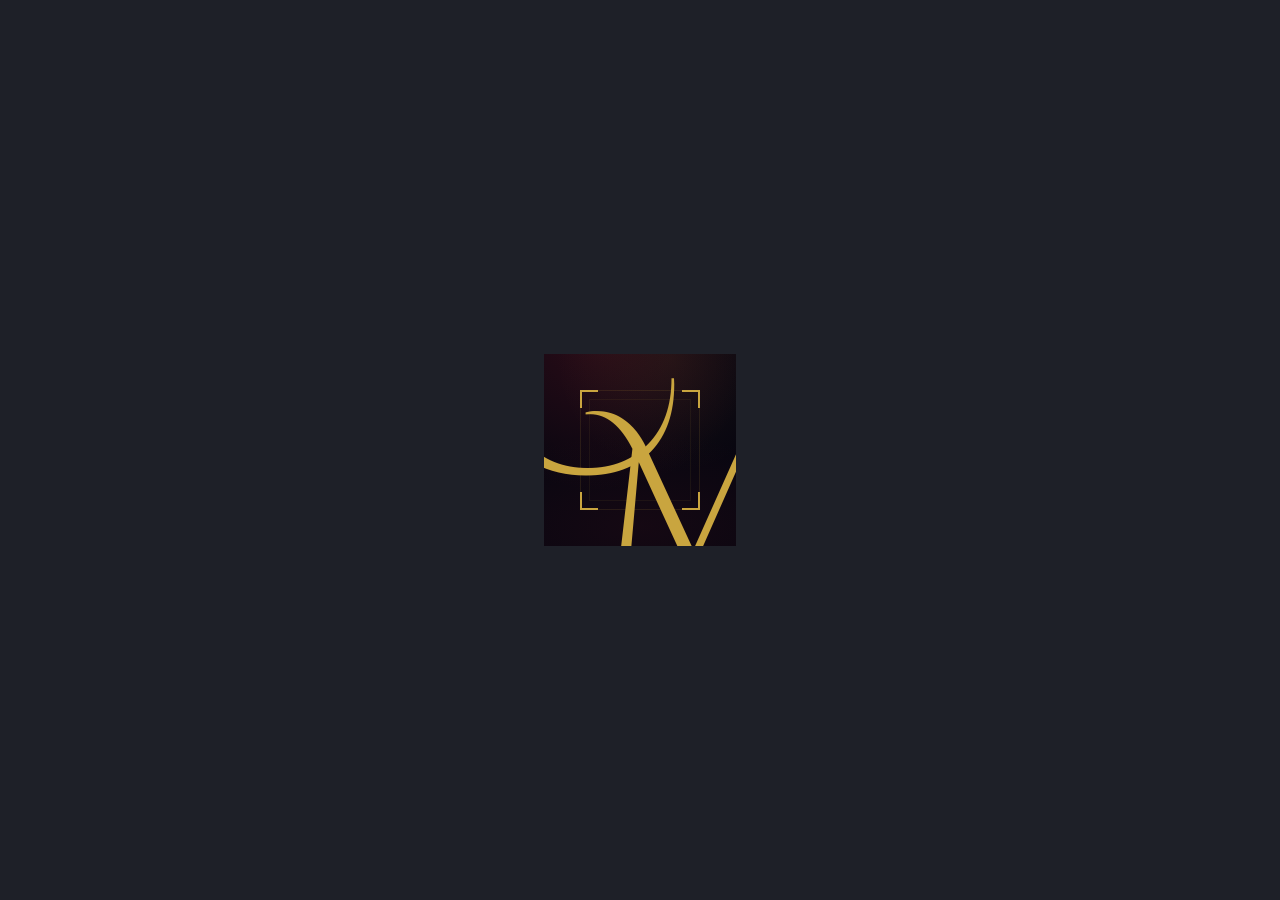
<file: icon.html>
<!DOCTYPE html>
<html lang="en">
<!--
  ══════════════════════════════════════════════════════════
  OG IMAGE GENERATOR — Chloe Mandel

  HOW TO EXPORT (Chrome):
  1. Open this file in Chrome.
  2. Open DevTools (Cmd+Option+I).
  3. In the Elements panel, click the <div id="card"> element.
  4. Right-click it → "Capture node screenshot".
  5. Chrome saves a perfect 1200×630 PNG automatically.
  6. Move that file to /images/ and rename it og-image.jpg.
  7. In index.html, uncomment the two og:image meta tags.
  ══════════════════════════════════════════════════════════
-->
<head>
  <meta charset="UTF-8">
  <link rel="preconnect" href="https://fonts.googleapis.com">
  <link rel="preconnect" href="https://fonts.gstatic.com" crossorigin>
  <link rel="stylesheet" href="https://fonts.googleapis.com/css2?family=Cinzel+Decorative:wght@400;700&family=Cinzel:wght@400;500;600&family=EB+Garamond:ital,wght@0,400;0,500;1,400;1,500&display=swap">

  <link rel="stylesheet" href="css/themes/current.css">
  <style>
    :root {
      /* og-card alpha variants — derived from theme variables via color-mix */
      --og-crimson-a10:        color-mix(in srgb, var(--crimson) 10%, transparent);
      --og-crimson-a28:        color-mix(in srgb, var(--crimson) 28%, transparent);
      --og-crimson-bright-a30: color-mix(in srgb, var(--crimson-bright) 30%, transparent);
      --og-crimson-bright-a85: color-mix(in srgb, var(--crimson-bright) 85%, transparent);
      --og-gold-a07:           color-mix(in srgb, var(--gold) 7%,  transparent);
      --og-gold-a14:           color-mix(in srgb, var(--gold) 14%, transparent);
      --og-gold-a50:           color-mix(in srgb, var(--gold) 50%, transparent);
      --og-text-dim-a50:       color-mix(in srgb, var(--text-dim) 50%, transparent);
    }

    *, *::before, *::after { box-sizing: border-box; margin: 0; padding: 0; }

    body {
      background: var(--bg-raised);
      display: flex;
      align-items: center;
      justify-content: center;
      min-height: 100vh;
      padding: 40px;
      font-family: var(--font-heading);
      -webkit-font-smoothing: antialiased;
    }

    /* ── The card — everything is relative to this ──── */

    #card {
      width: 192px;
      height: 192px;
      flex-shrink: 0;
      background: var(--bg-void);
      position: relative;
      overflow: hidden;
      display: flex;
      align-items: center;
      justify-content: center;
    }

    /* ── Atmosphere ─────────────────────────────────── */

    .glow {
      position: absolute;
      border-radius: 50%;
      pointer-events: none;
    }

    .glow--crimson {
      width: 350px;
      height: 350px;
      top: -200px;
      left: -120px;
      background: radial-gradient(circle, var(--og-crimson-a28) 0%, transparent 65%);
    }

    .glow--gold {
      width: 250px;
      height: 250px;
      top: -120px;
      right: -60px;
      background: radial-gradient(circle, var(--og-gold-a07) 0%, transparent 65%);
    }

    .glow--deep {
      width: 450px;
      height: 200px;
      bottom: -80px;
      left: 50%;
      transform: translateX(-50%);
      background: radial-gradient(ellipse, var(--og-crimson-a10) 0%, transparent 65%);
    }

    /* ── Frame ──────────────────────────────────────── */

    .frame {
      position: absolute;
      inset: 36px;
      border: 1px solid var(--border-dim);
      pointer-events: none;
    }

    .frame::before {
      content: '';
      position: absolute;
      inset: 8px;
      border: 1px solid var(--og-gold-a07);
    }

    .corner {
      position: absolute;
      width: 18px;
      height: 18px;
    }

    .corner--tl { top: -1px;    left: -1px;   border-top: 2px solid var(--gold); border-left: 2px solid var(--gold); }
    .corner--tr { top: -1px;    right: -1px;  border-top: 2px solid var(--gold); border-right: 2px solid var(--gold); }
    .corner--bl { bottom: -1px; left: -1px;   border-bottom: 2px solid var(--gold); border-left: 2px solid var(--gold); }
    .corner--br { bottom: -1px; right: -1px;  border-bottom: 2px solid var(--gold); border-right: 2px solid var(--gold); }

    /* ── Content ────────────────────────────────────── */

    .content {
      position: relative;
      z-index: 1;
      display: flex;
      flex-direction: column;
      align-items: center;
      text-align: center;
    }

    .monogram {
      position: relative;
      width: 350px;
      height: 350px;
      margin-bottom: 26px;
    }

    .monogram div {
      position: absolute;
      font-family: var(--font-display);
      font-weight: 400;
      color: var(--gold);
      line-height: 1;
    }

    .monogram div:first-child {
      top: 10px;
      left: 10px;
      font-size: 250px;
    }

    .monogram div:last-child {
      bottom: 0;
      right: 30px;
      font-size: 200px;
    }

    .badge {
      font-family: var(--font-heading);
      font-size: 11px;
      letter-spacing: 0.38em;
      text-transform: uppercase;
      color: var(--og-crimson-bright-a85);
      border: 1px solid var(--og-crimson-bright-a30);
      padding: 6px 20px;
      margin-bottom: 34px;
    }

    .name {
      font-family: var(--font-display);
      font-size: 90px;
      font-weight: 700;
      color: var(--text);
      letter-spacing: 0.04em;
      line-height: 1;
      text-shadow:
        0 0 80px var(--og-gold-a14),
        0 0 160px var(--crimson-a08);
      margin-bottom: 28px;
    }

    .rule {
      display: flex;
      align-items: center;
      gap: 18px;
      margin-bottom: 22px;
    }

    .rule-arrow {
      height: 10px;
      width: auto;
      color: var(--gold);
      opacity: 0.22;
      display: block;
    }

    .rule-glyph {
      color: var(--og-gold-a50);
      font-size: 13px;
    }

    .genre {
      font-family: var(--font-heading);
      font-size: 13px;
      letter-spacing: 0.42em;
      text-transform: uppercase;
      color: var(--gold);
      margin-bottom: 20px;
    }

    .hook {
      font-family: var(--font-body);
      font-style: italic;
      font-size: 22px;
      color: var(--og-text-dim-a50);
      letter-spacing: 0.02em;
    }
  </style>
</head>
<body>

  <div id="card">
    <div class="glow glow--crimson"></div>
    <div class="glow glow--gold"></div>
    <div class="glow glow--deep"></div>

    <div class="frame">
      <div class="corner corner--tl"></div>
      <div class="corner corner--tr"></div>
      <div class="corner corner--bl"></div>
      <div class="corner corner--br"></div>
    </div>

    <div class="content">
      <div class="monogram">
        <div>C</div>
        <div>M</div>
      </div>
    </div>
  </div>

</body>
</html>
</file>
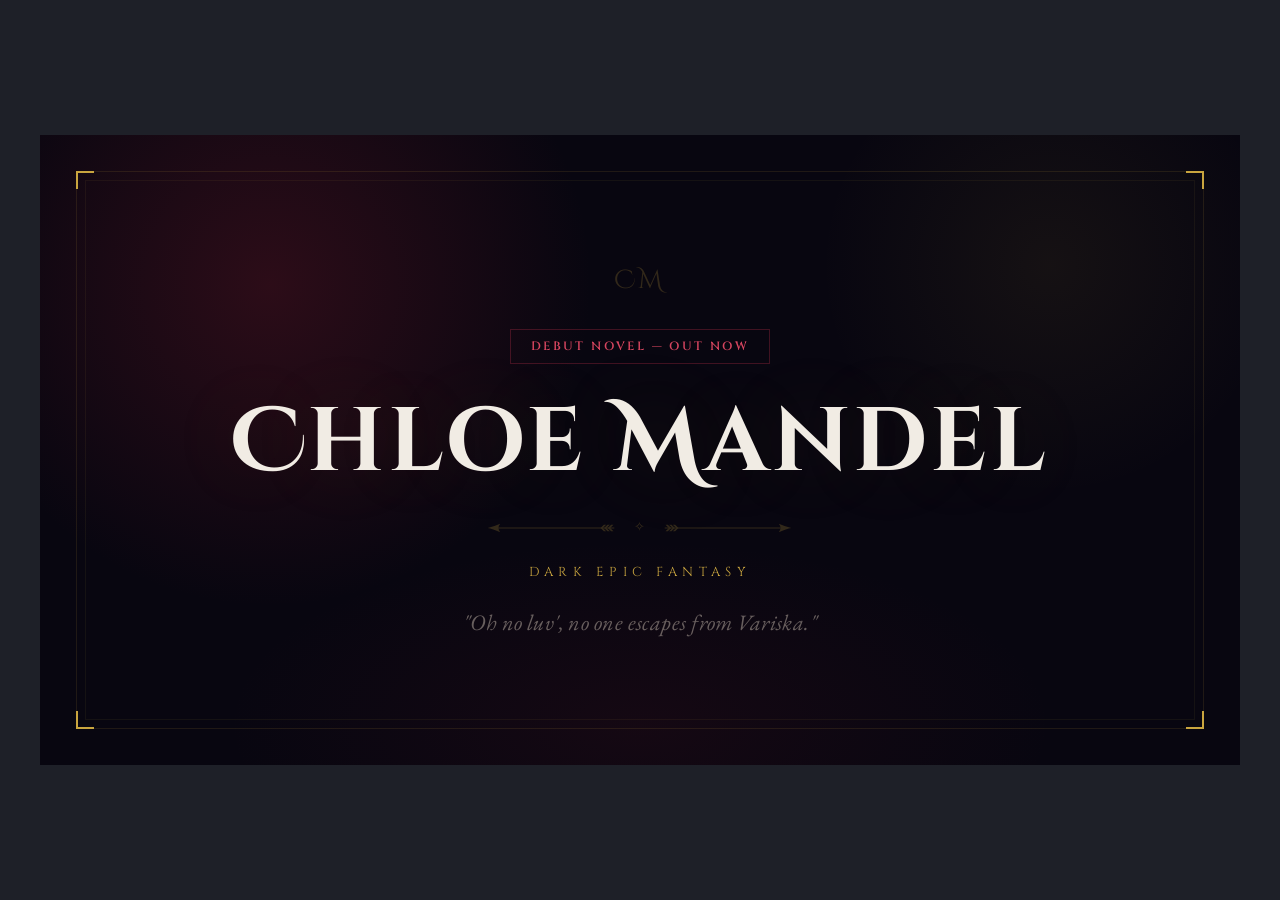
<file: og-card.html>
<!DOCTYPE html>
<html lang="en">
<!--
  ══════════════════════════════════════════════════════════
  OG IMAGE GENERATOR — Chloe Mandel

  HOW TO EXPORT (Chrome):
  1. Open this file in Chrome.
  2. Open DevTools (Cmd+Option+I).
  3. In the Elements panel, click the <div id="card"> element.
  4. Right-click it → "Capture node screenshot".
  5. Chrome saves a perfect 1200×630 PNG automatically.
  6. Move that file to /images/ and rename it og-image.jpg.
  7. In index.html, uncomment the two og:image meta tags.
  ══════════════════════════════════════════════════════════
-->
<head>
  <meta charset="UTF-8">

  <!-- ── Google Fonts ──────────────────────────────────────── -->
  <link rel="preconnect" href="https://fonts.googleapis.com">
  <link rel="preconnect" href="https://fonts.gstatic.com" crossorigin>
  <link rel="stylesheet" href="https://fonts.googleapis.com/css2?family=Cinzel+Decorative:wght@400;700&family=Cinzel:wght@400;500;600&family=EB+Garamond:ital,wght@0,400;0,500;1,400;1,500&display=swap">

  <link rel="stylesheet" href="css/themes/current.css">
  <link rel="stylesheet" href="css/style.css">
  <style>
    :root {
      /* og-card alpha variants — derived from theme variables via color-mix */
      --og-crimson-a10:        color-mix(in srgb, var(--crimson) 10%, transparent);
      --og-crimson-a28:        color-mix(in srgb, var(--crimson) 28%, transparent);
      --og-crimson-bright-a30: color-mix(in srgb, var(--crimson-bright) 30%, transparent);
      --og-crimson-bright-a85: color-mix(in srgb, var(--crimson-bright) 85%, transparent);
      --og-gold-a07:           color-mix(in srgb, var(--gold) 7%,  transparent);
      --og-gold-a14:           color-mix(in srgb, var(--gold) 14%, transparent);
      --og-gold-a50:           color-mix(in srgb, var(--gold) 50%, transparent);
      --og-text-dim-a50:       color-mix(in srgb, var(--text-dim) 50%, transparent);
    }

    *, *::before, *::after { box-sizing: border-box; margin: 0; padding: 0; }

    body {
      background: var(--bg-raised);
      display: flex;
      align-items: center;
      justify-content: center;
      min-height: 100vh;
      padding: 40px;
      font-family: var(--font-heading);
      -webkit-font-smoothing: antialiased;
    }

    /* ── The card — everything is relative to this ──── */

    #card {
      width: 1200px;
      height: 630px;
      flex-shrink: 0;
      background: var(--bg-void);
      position: relative;
      overflow: hidden;
      display: flex;
      align-items: center;
      justify-content: center;
    }

    /* ── Atmosphere ─────────────────────────────────── */

    .glow {
      position: absolute;
      border-radius: 50%;
      pointer-events: none;
    }

    .glow--crimson {
      width: 700px;
      height: 700px;
      top: -200px;
      left: -120px;
      background: radial-gradient(circle, var(--og-crimson-a28) 0%, transparent 65%);
    }

    .glow--gold {
      width: 500px;
      height: 500px;
      top: -120px;
      right: -60px;
      background: radial-gradient(circle, var(--og-gold-a07) 0%, transparent 65%);
    }

    .glow--deep {
      width: 900px;
      height: 400px;
      bottom: -160px;
      left: 50%;
      transform: translateX(-50%);
      background: radial-gradient(ellipse, var(--og-crimson-a10) 0%, transparent 65%);
    }

    /* ── Frame ──────────────────────────────────────── */

    .frame {
      position: absolute;
      inset: 36px;
      border: 1px solid var(--border-dim);
      pointer-events: none;
    }

    .frame::before {
      content: '';
      position: absolute;
      inset: 8px;
      border: 1px solid var(--og-gold-a07);
    }

    .corner {
      position: absolute;
      width: 18px;
      height: 18px;
    }

    .corner--tl { top: -1px;    left: -1px;   border-top: 2px solid var(--gold); border-left: 2px solid var(--gold); }
    .corner--tr { top: -1px;    right: -1px;  border-top: 2px solid var(--gold); border-right: 2px solid var(--gold); }
    .corner--bl { bottom: -1px; left: -1px;   border-bottom: 2px solid var(--gold); border-left: 2px solid var(--gold); }
    .corner--br { bottom: -1px; right: -1px;  border-bottom: 2px solid var(--gold); border-right: 2px solid var(--gold); }

    /* ── Content ────────────────────────────────────── */

    .content {
      position: relative;
      z-index: 1;
      display: flex;
      flex-direction: column;
      align-items: center;
      text-align: center;
    }

    .monogram {
      font-family: var(--font-display);
      font-size: 26px;
      font-weight: 400;
      color: var(--border-subtle);
      letter-spacing: 0.14em;
      margin-bottom: 26px;
    }

    .badge {
      font-family: var(--font-heading);
      font-size: 12px;
      font-weight: 600;
      letter-spacing: 0.2em;
      text-transform: uppercase;
      color: var(--crimson-glow);
      border: 1px solid var(--og-crimson-bright-a30);
      padding: 6px 20px;
      margin-bottom: 34px;
    }

    .name {
      font-family: var(--font-display);
      font-size: 90px;
      font-weight: 700;
      color: var(--text);
      letter-spacing: 0.04em;
      line-height: 1;
      text-shadow:
        0 0 80px var(--og-gold-a14),
        0 0 160px var(--crimson-a08);
      margin-bottom: 28px;
    }

    .rule {
      display: flex;
      align-items: center;
      gap: 18px;
      margin-bottom: 22px;
    }

    .rule-arrow {
      height: 10px;
      width: auto;
      color: var(--gold);
      opacity: 0.22;
      display: block;
    }

    .rule-glyph {
      color: var(--og-gold-a50);
      font-size: 13px;
    }

    .genre {
      font-family: var(--font-heading);
      font-size: 13px;
      letter-spacing: 0.42em;
      text-transform: uppercase;
      color: var(--gold);
      margin-bottom: 20px;
    }

    .hook {
      font-family: var(--font-body);
      font-style: italic;
      font-size: 22px;
      color: var(--og-text-dim-a50);
      letter-spacing: 0.02em;
    }
  </style>
</head>
<body>

  <div id="card">
    <div class="glow glow--crimson"></div>
    <div class="glow glow--gold"></div>
    <div class="glow glow--deep"></div>

    <div class="frame">
      <div class="corner corner--tl"></div>
      <div class="corner corner--tr"></div>
      <div class="corner corner--bl"></div>
      <div class="corner corner--br"></div>
    </div>

    <div class="content">
      <p class="monogram">CM</p>
      <p class="badge">Debut Novel &mdash; Out Now</p>
      <h1 class="name">Chloe Mandel</h1>
      <div class="rule">
        <svg class="rule-arrow rule-arrow--left" xmlns="http://www.w3.org/2000/svg" viewBox="0 0 780 60"><rect x="74" y="27" width="696" height="6" fill="currentColor"/><polygon points="765,10 751,10 731,30 751,50 765,50 745,30" fill="currentColor"/><polygon points="743,10 729,10 709,30 729,50 743,50 723,30" fill="currentColor"/><polygon points="721,10 707,10 687,30 707,50 721,50 701,30" fill="currentColor"/><path d="M 85,5 Q 40,25 10,30 Q 40,35 85,55 Q 65,30 85,5 Z" fill="currentColor"/></svg>
        <span class="rule-glyph">✧</span>
        <svg class="rule-arrow rule-arrow--right" xmlns="http://www.w3.org/2000/svg" viewBox="0 0 780 60"><rect x="10" y="27" width="696" height="6" fill="currentColor"/><polygon points="15,10 29,10 49,30 29,50 15,50 35,30" fill="currentColor"/><polygon points="37,10 51,10 71,30 51,50 37,50 57,30" fill="currentColor"/><polygon points="59,10 73,10 93,30 73,50 59,50 79,30" fill="currentColor"/><path d="M 695,5 Q 740,25 770,30 Q 740,35 695,55 Q 715,30 695,5 Z" fill="currentColor"/></svg>
      </div>
      <p class="genre">Dark Epic Fantasy</p>
      <p class="hook">"Oh no luv', no one escapes from Variska."</p>
    </div>
  </div>

</body>
</html>
</file>
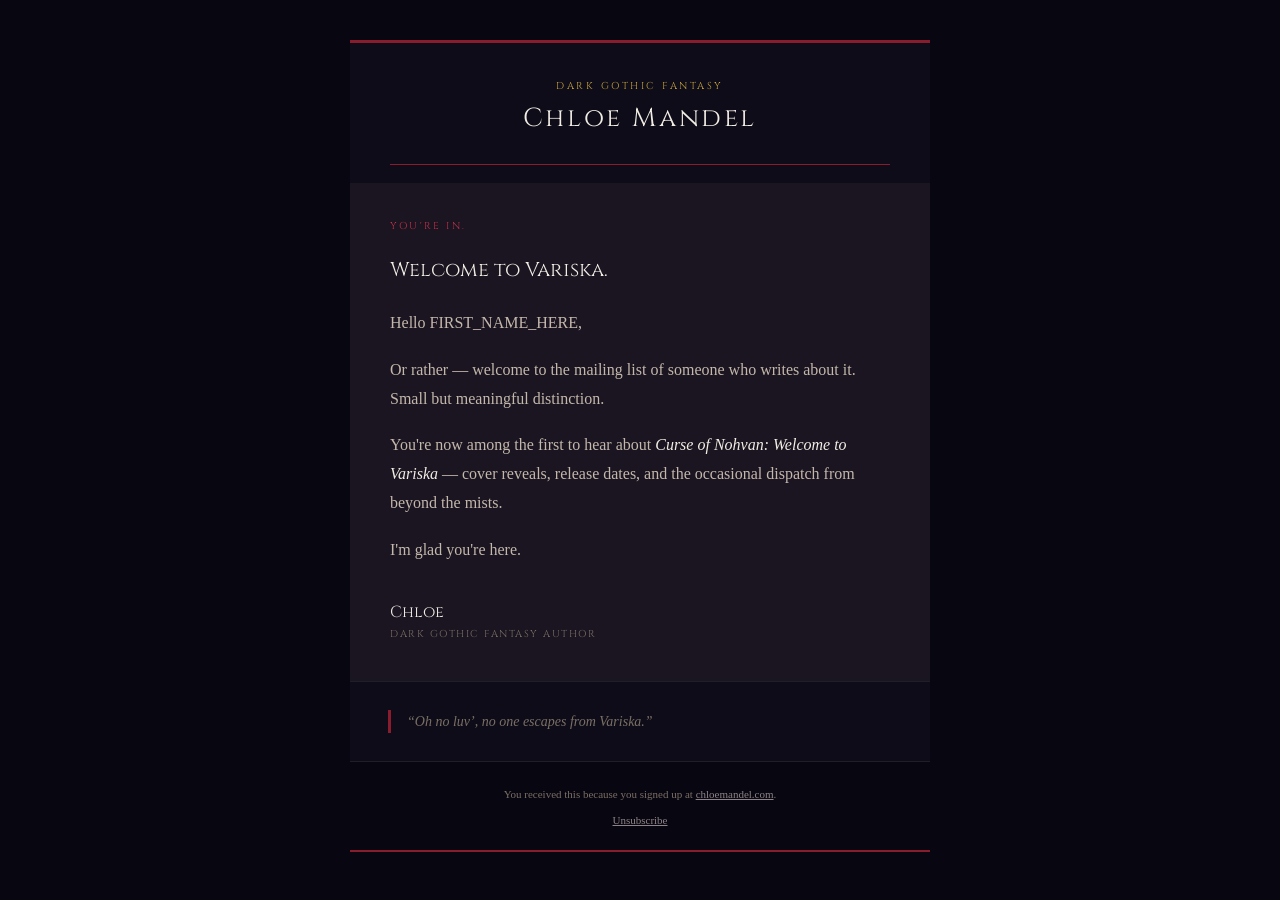
<file: email-templates/welcome.html>
<!DOCTYPE html>
<html lang="en" xmlns="http://www.w3.org/1999/xhtml">
<head>
  <meta charset="UTF-8">
  <meta name="viewport" content="width=device-width, initial-scale=1.0">
  <meta http-equiv="X-UA-Compatible" content="IE=edge">
  <title>Welcome to Variska — Chloe Mandel</title>
  <style>
    @import url('https://fonts.googleapis.com/css2?family=Cinzel:wght@400;500&family=EB+Garamond:ital,wght@0,400;0,500;1,400&display=swap');

    body, table, td, p, a, li, blockquote {
      -webkit-text-size-adjust: 100%;
      -ms-text-size-adjust: 100%;
    }
    table, td {
      mso-table-lspace: 0pt;
      mso-table-rspace: 0pt;
    }
    img {
      border: 0;
      outline: none;
      text-decoration: none;
      -ms-interpolation-mode: bicubic;
    }
    a { color: inherit; }
  </style>
</head>

<!--
  MERGE TAGS — verify exact syntax in your Email Octopus account under
  Campaigns → Help → Merge Tags before sending.

  Subscriber name  : replace FIRST_NAME_HERE below (or remove the greeting line)
  Unsubscribe URL  : replace UNSUBSCRIBE_URL_HERE in the footer
-->

<body style="margin:0;padding:0;background-color:#080610;">

  <!-- Outer wrapper -->
  <table role="presentation" width="100%" cellpadding="0" cellspacing="0" border="0"
         bgcolor="#080610" style="background-color:#080610;">
    <tr>
      <td align="center" style="padding:40px 16px;">

        <!-- Card -->
        <table role="presentation" width="100%" cellpadding="0" cellspacing="0" border="0"
               style="max-width:580px;">

          <!-- ── HEADER ── -->
          <!-- Top burgundy bar -->
          <tr>
            <td bgcolor="#8a1d2d" height="3"
                style="background-color:#8a1d2d;font-size:1px;line-height:1px;">&nbsp;</td>
          </tr>

          <tr>
            <td align="center" bgcolor="#0e0c18"
                style="background-color:#0e0c18;padding:36px 40px 28px;">

              <p style="margin:0 0 8px;
                         font-family:'Cinzel','Palatino Linotype',serif;
                         font-size:10px;
                         letter-spacing:0.25em;
                         text-transform:uppercase;
                         color:#c9a53f;">
                Dark Gothic Fantasy
              </p>

              <h1 style="margin:0;
                          font-family:'Cinzel','Palatino Linotype',serif;
                          font-size:26px;
                          font-weight:400;
                          letter-spacing:0.1em;
                          color:#F1ECE4;">
                Chloe Mandel
              </h1>

            </td>
          </tr>

          <!-- Burgundy rule under header -->
          <tr>
            <td bgcolor="#0e0c18" style="background-color:#0e0c18;padding:0 40px 0;">
              <table role="presentation" width="100%" cellpadding="0" cellspacing="0" border="0">
                <tr>
                  <td style="border-top:1px solid #8a1d2d;">&nbsp;</td>
                </tr>
              </table>
            </td>
          </tr>

          <!-- ── BODY ── -->
          <tr>
            <td align="left" bgcolor="#1a1520"
                style="background-color:#1a1520;padding:36px 40px 40px;">

              <!-- Eyebrow -->
              <p style="margin:0 0 22px;
                         font-family:'Cinzel','Palatino Linotype',serif;
                         font-size:10px;
                         letter-spacing:0.22em;
                         text-transform:uppercase;
                         color:#c0314a;">
                You're in.
              </p>

              <!-- Headline -->
              <h2 style="margin:0 0 24px;
                          font-family:'Cinzel','Palatino Linotype',serif;
                          font-size:20px;
                          font-weight:400;
                          color:#F1ECE4;
                          line-height:1.5;">
                Welcome to Variska.
              </h2>

              <!-- Body copy -->
              <p style="margin:0 0 18px;
                         font-family:Georgia,'Times New Roman',serif;
                         font-size:16px;
                         color:#C4B8AC;
                         line-height:1.8;">
                <!-- Replace FIRST_NAME_HERE with your Email Octopus merge tag, or remove the line -->
                Hello FIRST_NAME_HERE,
              </p>

              <p style="margin:0 0 18px;
                         font-family:Georgia,'Times New Roman',serif;
                         font-size:16px;
                         color:#C4B8AC;
                         line-height:1.8;">
                Or rather — welcome to the mailing list of someone who writes about it.
                Small but meaningful distinction.
              </p>

              <p style="margin:0 0 18px;
                         font-family:Georgia,'Times New Roman',serif;
                         font-size:16px;
                         color:#C4B8AC;
                         line-height:1.8;">
                You're now among the first to hear about
                <em style="color:#F1ECE4;">Curse of Nohvan: Welcome to Variska</em>
                — cover reveals, release dates, and the occasional dispatch
                from beyond the mists.
              </p>

              <p style="margin:0 0 36px;
                         font-family:Georgia,'Times New Roman',serif;
                         font-size:16px;
                         color:#C4B8AC;
                         line-height:1.8;">
                I'm glad you're here.
              </p>

              <!-- Signature -->
              <p style="margin:0 0 4px;
                         font-family:'Cinzel','Palatino Linotype',serif;
                         font-size:16px;
                         color:#F1ECE4;">
                Chloe
              </p>
              <p style="margin:0;
                         font-family:'Cinzel','Palatino Linotype',serif;
                         font-size:10px;
                         letter-spacing:0.15em;
                         text-transform:uppercase;
                         color:#7a6f65;">
                Dark Gothic Fantasy Author
              </p>

            </td>
          </tr>

          <!-- ── QUOTE BAND ── -->
          <tr>
            <td bgcolor="#0e0c18"
                style="background-color:#0e0c18;
                       padding:28px 40px 28px 38px;
                       border-left:0;
                       border-top:1px solid #1e2028;
                       border-bottom:1px solid #1e2028;">
              <!-- Burgundy left border simulated with a nested table -->
              <table role="presentation" width="100%" cellpadding="0" cellspacing="0" border="0">
                <tr>
                  <td width="3" bgcolor="#8a1d2d"
                      style="background-color:#8a1d2d;font-size:1px;">&nbsp;</td>
                  <td style="padding-left:16px;">
                    <p style="margin:0;
                               font-family:Georgia,'Times New Roman',serif;
                               font-style:italic;
                               font-size:14px;
                               color:#7a6f65;
                               line-height:1.7;">
                      &ldquo;Oh no luv&rsquo;, no one escapes from Variska.&rdquo;
                    </p>
                  </td>
                </tr>
              </table>
            </td>
          </tr>

          <!-- ── FOOTER ── -->
          <tr>
            <td align="center" bgcolor="#080610"
                style="background-color:#080610;padding:24px 40px;">

              <p style="margin:0 0 10px;
                         font-family:Georgia,'Times New Roman',serif;
                         font-size:11px;
                         color:#7a6f65;
                         line-height:1.6;">
                You received this because you signed up at
                <a href="https://chloemandel.com"
                   style="color:#8D8287;text-decoration:underline;">chloemandel.com</a>.
              </p>

              <p style="margin:0;
                         font-family:Georgia,'Times New Roman',serif;
                         font-size:11px;
                         color:#7a6f65;">
                <!-- Replace UNSUBSCRIBE_URL_HERE with your Email Octopus unsubscribe merge tag -->
                <a href="UNSUBSCRIBE_URL_HERE"
                   style="color:#8D8287;text-decoration:underline;">
                  Unsubscribe
                </a>
              </p>

            </td>
          </tr>

          <!-- Bottom burgundy bar -->
          <tr>
            <td bgcolor="#8a1d2d" height="2"
                style="background-color:#8a1d2d;font-size:1px;line-height:1px;">&nbsp;</td>
          </tr>

        </table>

      </td>
    </tr>
  </table>

</body>
</html>
</file>
<file: css/themes/current.css>
/* ── Active theme ─────────────────────────────────────────
   Uncomment one line to switch themes everywhere
   (index.html and og-card.html both load this file)
   ──────────────────────────────────────────────────────── */

/* @import url('./dark-gothic.css'); */
/* @import url('./royal-gothic.css'); */
@import url('./dusk-eternal.css');
</file>
<file: css/style.css>
/* ══════════════════════════════════════════════════════════
   CHLOE MANDEL — AUTHOR WEBSITE
   Dark Epic Fantasy Design System
   ══════════════════════════════════════════════════════════ */

/* ─── LAYOUT & TIMING ────────────────────────────────────── */

:root {
  --section-pad: clamp(5rem, 10vw, 8rem);
  --ease-smooth: cubic-bezier(0.4, 0, 0.2, 1);
  --dur-fast:    0.2s;
  --dur-med:     0.35s;
  --dur-slow:    0.6s;
  --body-copy-size: clamp(1.25rem, 1vw, 1.50rem);
}

/* ─── RESET ──────────────────────────────────────────────── */

*, *::before, *::after {
  box-sizing: border-box;
  margin: 0;
  padding: 0;
}

html {
  scroll-behavior: smooth;
  -webkit-text-size-adjust: 100%;
}

body {
  background-color: var(--bg-void);
  color: var(--text);
  font-family: var(--font-body);
  font-size: clamp(1rem, 1.1vw, 1.125rem);
  line-height: 1.75;
  overflow-x: hidden;
  -webkit-font-smoothing: antialiased;
  -moz-osx-font-smoothing: grayscale;
}

img, svg {
  display: block;
  max-width: 100%;
}

ul { list-style: none; }

/* ─── TYPOGRAPHY BASE ────────────────────────────────────── */

h1, h2, h3 {
  font-family: var(--font-heading);
  font-weight: 400;
  letter-spacing: 0.04em;
  line-height: 1.15;
}

a {
  color: var(--gold);
  text-decoration: none;
  transition: color var(--dur-fast) var(--ease-smooth);
}

a:hover { color: var(--gold-bright); }

/* ─── LAYOUT ─────────────────────────────────────────────── */

.container {
  max-width: 1120px;
  margin: 0 auto;
  padding: 0 clamp(1.25rem, 5vw, 2.5rem);
}

.section {
  padding: var(--section-pad) 0;
  position: relative;
}

/* Top hairline on alternating sections */
.section--books::before,
.section--about::after {
  content: '';
  position: absolute;
  top: 0;
  left: 10%;
  right: 10%;
  height: 1px;
  background: linear-gradient(to right, transparent, var(--border-subtle), transparent);
}

/* ─── BUTTONS ────────────────────────────────────────────── */

.btn {
  display: inline-flex;
  align-items: center;
  justify-content: center;
  font-family: var(--font-heading);
  font-size: 0.72rem;
  font-weight: 500;
  letter-spacing: 0.22em;
  text-transform: uppercase;
  padding: 0.9rem 2.4rem;
  border: 1px solid transparent;
  cursor: pointer;
  transition:
    background var(--dur-med) var(--ease-smooth),
    border-color var(--dur-med) var(--ease-smooth),
    color var(--dur-med) var(--ease-smooth),
    transform var(--dur-fast) var(--ease-smooth);
  position: relative;
  overflow: hidden;
  white-space: nowrap;
}

.btn:hover { transform: translateY(-2px); }
.btn:active { transform: translateY(0); }

/* Primary: deep crimson fill */
.btn--primary {
  background: var(--crimson);
  border-color: var(--crimson);
  color: var(--text);
}

.btn--primary:hover {
  background: var(--crimson-bright);
  border-color: var(--crimson-bright);
  color: var(--text);
}

/* Ghost: transparent with border, no fill */
.btn--ghost {
  background: transparent;
  border-color: var(--text-a25);
  color: var(--text-dim);
}

.btn--ghost:hover {
  border-color: var(--text-dim);
  color: var(--text);
}

/* Outline: gold border */
.btn--outline {
  background: transparent;
  border-color: var(--border-subtle);
  color: var(--gold);
}

.btn--outline:hover {
  background: var(--gold-dim);
  border-color: var(--gold);
  color: var(--gold-bright);
}

.btn--sm {
  padding: 0.6rem 1.6rem;
  font-size: 0.66rem;
}

/* ─── SECTION ANATOMY ────────────────────────────────────── */

.section-header {
  text-align: center;
  margin-bottom: clamp(3rem, 6vw, 5rem);
}

.section-eyebrow {
  display: block;
  font-family: var(--font-heading);
  font-size: 0.67rem;
  letter-spacing: 0.35em;
  text-transform: uppercase;
  color: var(--gold);
  margin-bottom: 0.9rem;
}

.section-title {
  font-family: var(--font-display);
  font-size: clamp(2rem, 5vw, 3.25rem);
  color: var(--text);
  margin-bottom: 1.5rem;
}

.section-rule {
  display: flex;
  align-items: center;
  justify-content: center;
  gap: 1rem;
}

.section-rule--left {
  justify-content: flex-start;
}

/* ─── NAVIGATION ─────────────────────────────────────────── */

.nav {
  position: fixed;
  top: 0;
  left: 0;
  right: 0;
  z-index: 900;
  padding: 1.5rem 0;
  transition:
    padding var(--dur-med) var(--ease-smooth),
    background var(--dur-med) var(--ease-smooth),
    border-color var(--dur-med) var(--ease-smooth);
  border-bottom: 1px solid transparent;
}

.nav.is-scrolled {
  padding: 1rem 0;
  background: var(--bg-void-a92);
  backdrop-filter: blur(16px) saturate(1.2);
  -webkit-backdrop-filter: blur(16px) saturate(1.2);
  border-bottom-color: var(--border-dim);
}

.nav-inner {
  max-width: 1120px;
  margin: 0 auto;
  padding: 0 clamp(1.25rem, 5vw, 2.5rem);
  display: flex;
  align-items: center;
  gap: 2rem;
}

.nav-logo {
  font-family: var(--font-heading);
  font-size: 0.85rem;
  letter-spacing: 0.25em;
  text-transform: uppercase;
  color: var(--gold);
  flex-shrink: 0;
  margin-right: auto;
  transition: color var(--dur-fast);
}

.nav-logo:hover { color: var(--gold-bright); }

/* Nav social icons */
.nav-social {
  display: flex;
  align-items: center;
  gap: 1.1rem;
  flex-shrink: 0;
}

.nav-social-link {
  display: flex;
  align-items: center;
  color: var(--text-faint);
  transition: color var(--dur-fast);
}

.nav-social-link:hover {
  color: var(--text-dim);
}

.nav-links {
  display: flex;
  align-items: center;
  gap: 2.75rem;
}

.nav-links a {
  font-family: var(--font-heading);
  font-size: 0.7rem;
  letter-spacing: 0.22em;
  text-transform: uppercase;
  color: var(--text-dim);
  position: relative;
  transition: color var(--dur-fast);
}

.nav-links a::after {
  content: '';
  position: absolute;
  bottom: -3px;
  left: 0;
  right: 100%;
  height: 1px;
  background: var(--gold);
  transition: right var(--dur-med) var(--ease-smooth);
}

.nav-links a:hover {
  color: var(--text);
}

.nav-links a:hover::after {
  right: 0;
}

/* Hamburger */
.nav-toggle {
  display: none;
  flex-direction: column;
  justify-content: center;
  gap: 5px;
  background: none;
  border: none;
  cursor: pointer;
  padding: 6px;
  z-index: 10;
}

.nav-toggle span {
  display: block;
  width: 22px;
  height: 1px;
  background: var(--text-dim);
  transition: transform var(--dur-med) var(--ease-smooth), opacity var(--dur-med) var(--ease-smooth);
  transform-origin: center;
}

.nav-toggle.is-open span:nth-child(1) { transform: translateY(6px) rotate(45deg); background: var(--text); }
.nav-toggle.is-open span:nth-child(2) { opacity: 0; }
.nav-toggle.is-open span:nth-child(3) { transform: translateY(-6px) rotate(-45deg); background: var(--text); }

/* ─── HERO ───────────────────────────────────────────────── */

.hero {
  position: relative;
  min-height: 100svh;
  display: flex;
  align-items: center;
  justify-content: center;
  text-align: center;
  overflow: hidden;
}

/* Atmospheric light layers */
.hero-atmosphere {
  position: absolute;
  inset: 0;
  pointer-events: none;
}

.hero-glow {
  position: absolute;
  border-radius: 50%;
  filter: blur(80px);
  opacity: 0;
  animation: glowFade 3s var(--ease-smooth) forwards;
}

.hero-glow--crimson {
  width: 60vw;
  height: 60vw;
  top: -15%;
  left: -15%;
  background: radial-gradient(circle, var(--crimson-a25) 0%, transparent 70%);
  animation-delay: 0.2s;
}

.hero-glow--gold {
  width: 50vw;
  height: 50vw;
  top: -10%;
  right: -10%;
  background: radial-gradient(circle, var(--gold-a08) 0%, transparent 70%);
  animation-delay: 0.5s;
}

.hero-glow--deep {
  width: 80vw;
  height: 50vh;
  bottom: -10%;
  left: 10%;
  background: radial-gradient(ellipse, var(--crimson-a12) 0%, transparent 70%);
  animation-delay: 0.8s;
}

.hero-vignette {
  position: absolute;
  inset: 0;
  background: radial-gradient(ellipse at center, transparent 40%, var(--bg-void-a70) 100%);
}

@keyframes glowFade {
  to { opacity: 1; }
}

/* Hero content */
.hero-content {
  position: relative;
  z-index: 1;
  padding: 2rem clamp(1.25rem, 5vw, 2.5rem);
  opacity: 0;
  transform: translateY(24px);
  animation: heroReveal 1.5s var(--ease-smooth) 0.35s forwards;
}

@keyframes heroReveal {
  to { opacity: 1; transform: translateY(0); }
}

.hero-label {
  display: inline-block;
  font-family: var(--font-heading);
  font-size: 0.7rem;
  font-weight: 600;
  letter-spacing: 0.18em;
  text-transform: uppercase;
  color: var(--crimson-glow);
  border: 1px solid var(--crimson-bright-a35);
  padding: 0.3rem 1.1rem;
  margin-bottom: 2.25rem;
}

.hero-hook {
  font-family: var(--font-body);
  font-style: italic;
  font-weight: 400;
  font-size: clamp(2.75rem, 8vw, 5.75rem);
  line-height: 1.12;
  color: var(--text);
  letter-spacing: 0.01em;
  margin-bottom: 2rem;
  text-shadow:
    0 0 60px var(--gold-a10),
    0 0 120px var(--crimson-a08);
}

.hero-rule {
  display: flex;
  align-items: center;
  justify-content: center;
  gap: 1.25rem;
  margin-bottom: 1.25rem;
}

.rule-arrow {
  width: 80px;
  height: auto;
  color: var(--gold);
  opacity: 0.22;
  display: block;
  flex-shrink: 0;
}

.hero-rule .rule-arrow {
  width: 100px;
}

.rule-glyph {
  color: var(--gold);
  font-size: 0.7rem;
  opacity: 0.5;
  flex-shrink: 0;
}

.hero-byline {
  font-family: var(--font-heading);
  font-size: 0.75rem;
  letter-spacing: 0.2em;
  text-transform: uppercase;
  color: var(--text-dim);
}

.hero-byline strong {
  color: var(--gold);
  font-weight: 500;
}

.hero-genre {
  font-family: var(--font-body);
  font-style: italic;
  font-size: 0.95rem;
  color: var(--text-faint);
  letter-spacing: 0.04em;
  margin-top: 0.35rem;
  margin-bottom: 2.75rem;
}

.hero-actions {
  display: flex;
  flex-wrap: wrap;
  gap: 1rem;
  justify-content: center;
}

/* Scroll indicator */
.hero-scroll-indicator {
  position: absolute;
  bottom: 2.5rem;
  left: 50%;
  transform: translateX(-50%) translateY(24px);
  display: flex;
  flex-direction: column;
  align-items: center;
  gap: 0.6rem;
  z-index: 1;
  opacity: 0;
  animation: heroRevealScroll 0.7s var(--ease-smooth) 1.0s forwards;
}

@keyframes heroRevealScroll {
  to { opacity: 1; transform: translateX(-50%) translateY(0); }
}

.hero-scroll-label {
  font-family: var(--font-heading);
  font-size: 0.6rem;
  letter-spacing: 0.3em;
  text-transform: uppercase;
  color: var(--text-faint);
}

.hero-scroll-line {
  width: 1px;
  height: 52px;
  background: linear-gradient(to bottom, var(--gold), transparent);
  animation: scrollPulse 2.2s ease-in-out infinite;
}

@keyframes scrollPulse {
  0%, 100% { opacity: 0.3; transform: scaleY(0.85); }
  50%       { opacity: 0.8; transform: scaleY(1); }
}

/* ─── BOOKS ──────────────────────────────────────────────── */

.section--books {
  background: var(--bg-dark);
}

.book-spotlight {
  display: grid;
  grid-template-columns: 340px 1fr;
  gap: clamp(3rem, 7vw, 6rem);
  align-items: start;
}

.book-spotlight-cover .book-cover {
  border-bottom: none;
}

.book-spotlight-cover .btn {
  width: 100%;
  margin-top: 1.25rem;
}

/* ─── BUY DIALOG ─────────────────────────────────────────── */

.buy-dialog {
  margin: auto;
  width: min(92vw, 26rem);
  padding: 2.5rem 2rem 2rem;
  background: var(--bg-surface);
  color: var(--text);
  border: 1px solid var(--border-subtle);
  text-align: center;
}

.buy-dialog::backdrop {
  background: var(--bg-void-a92);
}

.buy-dialog-close {
  position: absolute;
  top: 0.5rem;
  right: 0.75rem;
  background: none;
  border: 0;
  color: var(--text-dim);
  font-size: 1.75rem;
  line-height: 1;
  cursor: pointer;
}

.buy-dialog-close:hover { color: var(--text); }

.buy-dialog-title {
  font-family: var(--font-heading);
  font-size: 1.1rem;
  font-weight: 500;
  margin-bottom: 1.5rem;
}

.buy-dialog-label {
  font-family: var(--font-heading);
  font-size: 0.62rem;
  letter-spacing: 0.3em;
  text-transform: uppercase;
  color: var(--gold);
  margin: 1.25rem 0 0.6rem;
}

.buy-dialog-list {
  list-style: none;
  display: grid;
  gap: 0.6rem;
}

.buy-link {
  display: block;
  padding: 0.8rem 1rem;
  font-family: var(--font-heading);
  font-size: 0.72rem;
  letter-spacing: 0.22em;
  text-transform: uppercase;
  color: var(--text);
  text-decoration: none;
  border: 1px solid var(--border-subtle);
  transition:
    background var(--dur-med) var(--ease-smooth),
    border-color var(--dur-med) var(--ease-smooth);
}

.buy-link:hover {
  background: var(--gold-dim);
  border-color: var(--gold);
}

/* Cover */
.book-cover {
  aspect-ratio: 87 / 128;
  overflow: hidden;
  border-bottom: 1px solid var(--border-dim);
  position: relative;
}

.book-cover-inner {
  width: 100%;
  height: 100%;
  position: relative;
  background: var(--bg-void);
}

.book-cover-art {
  position: absolute;
  inset: 0;
  /* Temporary art cover */
  display: flex;
  align-items: center;
  justify-content: center;
  background:
    radial-gradient(ellipse at 30% 30%, var(--crimson-a18) 0%, transparent 55%),
    radial-gradient(ellipse at 70% 70%, var(--gold-a06) 0%, transparent 50%),
    linear-gradient(160deg, var(--bg-surface) 0%, var(--bg-void) 100%);
 /* Final art cover - Uncomment when ready */
  /* width: 100%;
  height: 100%;
  object-fit: cover; */
}

.book-cover-title-card {
  display: flex;
  flex-direction: column;
  align-items: center;
  justify-content: center;
  gap: 0.75rem;
  padding: 2rem 1.5rem;
  text-align: center;
}

.book-cover-series {
  font-family: var(--font-heading);
  font-size: clamp(0.9rem, 2.5vw, 1.15rem);
  letter-spacing: 0.12em;
  text-transform: uppercase;
  color: var(--gold);
  line-height: 1.4;
}

.book-cover-divider {
  width: 2rem;
  height: 1px;
  background: var(--gold);
  opacity: 0.4;
}

.book-cover-subtitle {
  font-family: var(--font-body);
  font-style: italic;
  font-size: clamp(0.85rem, 2vw, 1.05rem);
  color: var(--text-muted);
  letter-spacing: 0.03em;
}

.book-cover-author {
  margin-top: 0.25rem;
  font-family: var(--font-body);
  font-size: clamp(0.75rem, 1.8vw, 0.9rem);
  color: var(--text-dim);
  letter-spacing: 0.05em;
}

.book-cover-placeholder-note {
  margin-top: 1rem;
  font-family: var(--font-heading);
  font-size: 0.6rem;
  letter-spacing: 0.18em;
  text-transform: uppercase;
  color: var(--text-dim);
  opacity: 0.5;
}

/* Decorative border inset */
.book-cover-frame {
  position: absolute;
  inset: 1rem;
  border: 1px solid var(--border-dim);
  pointer-events: none;
  transition: border-color var(--dur-med);
}

/* Cover reveal campaign: blur the art, overlay a subscribe CTA on top */
.book-cover--teaser .book-cover-art {
  filter: blur(22px) saturate(1.15);
  transform: scale(1.1);
}

.book-cover-reveal {
  position: absolute;
  inset: 0;
  z-index: 1;
  display: flex;
  flex-direction: column;
  align-items: center;
  justify-content: center;
  gap: 0.85rem;
  text-align: center;
  padding: 2.5rem 1.75rem;
  background: linear-gradient(180deg, var(--bg-void-a70) 0%, var(--bg-void-a92) 100%);
}

.book-cover-reveal-eyebrow {
  font-family: var(--font-heading);
  font-size: 0.65rem;
  letter-spacing: 0.3em;
  text-transform: uppercase;
  color: var(--gold);
}

.book-cover-reveal-text {
  font-family: var(--font-body);
  font-style: italic;
  font-size: clamp(0.9rem, 2vw, 1.05rem);
  color: var(--text-dim);
  line-height: 1.6;
  max-width: 22ch;
}

.book-cover-reveal .btn {
  margin-top: 0.25rem;
}

/* Book details */
.book-spotlight-content {
  display: flex;
  flex-direction: column;
  gap: 0.75rem;
}

.book-badge {
  font-family: var(--font-heading);
  font-size: 0.68rem;
  font-weight: 600;
  letter-spacing: 0.14em;
  text-transform: uppercase;
  color: var(--crimson-glow);
  border: 1px solid var(--crimson-bright-a35);
  padding: 0.22rem 0.8rem;
  width: fit-content;
}

.book-series {
  font-family: var(--font-heading);
  font-size: 0.68rem;
  letter-spacing: 0.18em;
  text-transform: uppercase;
  color: var(--text-dim);
  margin-top: 0.1rem;
}

.book-title {
  font-family: var(--font-display);
  font-size: clamp(1.25rem, 3vw, 1.6rem);
  color: var(--text);
  margin-top: 0.15rem;
}

.book-genre {
  font-family: var(--font-heading);
  font-size: 0.65rem;
  letter-spacing: 0.2em;
  text-transform: uppercase;
  color: var(--gold);
}

.book-hook {
  color: var(--text-dim);
  font-size: var(--body-copy-size);
  line-height: 1.65;
  margin-top: 0.25rem;
}

.book-blurb {
  display: flex;
  flex-direction: column;
  gap: 1rem;
  flex: 1;
  padding-top: 1rem;
  border-top: 1px solid var(--border-dim);
}

.book-blurb p {
  color: var(--text-dim);
  font-size: var(--body-copy-size);
  line-height: 1.7;
  text-align: justify;
}

.book-reviews {
  display: flex;
  flex-direction: column;
  gap: 1.5rem;
  margin-top: 0.5rem;
}

/* Desktop only: below 860px each quote already has its own top rule */
@media (min-width: 861px) {
  .book-reviews {
    margin-top: 1.5rem;
    padding-top: 2rem;
    border-top: 1px solid var(--border-dim);
  }
}

.book-review {
  padding-left: 1.5rem;
  border-left: 2px solid var(--crimson);
}

.book-review blockquote {
  font-family: 'Lora', var(--font-body);
  font-style: italic;
  font-size: clamp(0.9rem, 1.5vw, 1.05rem);
  color: var(--text-dim);
  line-height: 1.6;
}

.book-review figcaption {
  margin-top: 0.5rem;
  font-family: var(--font-heading);
  font-size: 0.68rem;
  letter-spacing: 0.18em;
  text-transform: uppercase;
}

.book-review figcaption a {
  color: var(--crimson-glow);
}

.book-spotlight-content .btn {
  align-self: flex-start;
  margin-top: 0.5rem;
}

/* ─── ABOUT ──────────────────────────────────────────────── */

.section--about {
  background: var(--bg-void);
}

.about-inner {
  display: grid;
  grid-template-columns: 340px 1fr;
  gap: clamp(3rem, 7vw, 6rem);
  align-items: center;
}

/* Portrait */
.about-portrait {
  position: relative;
}

.about-portrait-frame {
  position: relative;
  aspect-ratio: 3 / 4;
}

/* Double-frame effect with pseudo-elements */
.about-portrait-frame::before {
  content: '';
  position: absolute;
  inset: -14px;
  border: 1px solid var(--border-dim);
  pointer-events: none;
  z-index: 0;
}

.about-portrait-image {
  position: relative;
  width: 100%;
  height: 100%;
  border: 1px solid var(--border-subtle);
  overflow: hidden;
  background:
    radial-gradient(ellipse at 40% 40%, var(--crimson-a12) 0%, transparent 60%),
    var(--bg-surface);
  display: flex;
  align-items: center;
  justify-content: center;
  z-index: 1;
}

/* Corner decorations */
.about-portrait-corner {
  position: absolute;
  width: 20px;
  height: 20px;
  z-index: 2;
  pointer-events: none;
}

.about-portrait-corner--tl {
  top: -1px;
  left: -1px;
  border-top: 2px solid var(--gold);
  border-left: 2px solid var(--gold);
}

.about-portrait-corner--br {
  bottom: -1px;
  right: -1px;
  border-bottom: 2px solid var(--gold);
  border-right: 2px solid var(--gold);
}

.about-portrait-photo {
  width: 100%;
  height: 100%;
  object-fit: cover;
  object-position: center top;
  display: block;
}

/* Bio content */
.about-content {
  display: flex;
  flex-direction: column;
  gap: 1.25rem;
}

.about-content .section-title {
  margin-bottom: 0.25rem;
}

.about-bio {
  display: flex;
  flex-direction: column;
  gap: 1rem;
  margin-top: 0.5rem;
}

.about-bio p {
  color: var(--text-dim);
  font-size: var(--body-copy-size);
  text-align: justify;
}

.about-quote {
  margin-top: 0.5rem;
  padding-left: 1.5rem;
  border-left: 2px solid var(--crimson);
}

.about-quote blockquote {
  font-style: italic;
  font-size: clamp(1rem, 1.8vw, 1.2rem);
  color: var(--text-dim);
  line-height: 1.6;
}

/* ─── ARC READERS ────────────────────────────────────────── */

.arc-content {
  max-width: 640px;
  margin: 0 auto;
  text-align: center;
  display: flex;
  flex-direction: column;
  align-items: center;
  gap: 1.75rem;
}

.arc-desc {
  color: var(--text-dim);
  font-size: var(--body-copy-size);
  line-height: 1.75;
}

/* ─── NEWSLETTER ─────────────────────────────────────────── */

.sr-only {
  position: absolute;
  width: 1px;
  height: 1px;
  padding: 0;
  margin: -1px;
  overflow: hidden;
  clip: rect(0, 0, 0, 0);
  white-space: nowrap;
  border: 0;
}

.section--newsletter {
  background: var(--bg-surface);
  position: relative;
  overflow: hidden;
}

.section--newsletter::before,
.section--newsletter::after {
  content: '';
  position: absolute;
  left: 10%;
  right: 10%;
  height: 1px;
  background: linear-gradient(to right, transparent, var(--border-subtle), transparent);
}

.section--newsletter::before { top: 0; }
.section--newsletter::after  { bottom: 0; }

.newsletter-atmosphere {
  position: absolute;
  inset: 0;
  background: radial-gradient(ellipse at 60% 50%, var(--crimson-a07) 0%, transparent 65%);
  pointer-events: none;
}

.newsletter-inner {
  display: grid;
  grid-template-columns: 1fr 1fr;
  gap: clamp(3rem, 6vw, 5rem);
  align-items: center;
}

.newsletter-content {
  display: flex;
  flex-direction: column;
  gap: 1rem;
}

.newsletter-title {
  font-family: var(--font-display);
  font-size: clamp(1.75rem, 4vw, 2.75rem);
  color: var(--text);
  font-weight: 400;
  line-height: 1.15;
}

.newsletter-desc {
  color: var(--text-dim);
  font-size: var(--body-copy-size);
  line-height: 1.75;
}

.newsletter-form {
  display: flex;
  flex-direction: column;
  gap: 0.85rem;
}

.newsletter-fields {
  display: flex;
}

.newsletter-input {
  flex: 1;
  min-width: 0;
  background: var(--bg-void);
  border: 1px solid var(--border-subtle);
  border-right: none;
  color: var(--text);
  font-family: var(--font-body);
  font-size: 1rem;
  padding: 0.9rem 1.25rem;
  outline: none;
  transition: border-color var(--dur-fast);
  appearance: none;
  -webkit-appearance: none;
}

.newsletter-input::placeholder {
  color: var(--text-faint);
}

.newsletter-input:focus {
  border-color: var(--gold);
}

.newsletter-submit {
  flex-shrink: 0;
  border-left: none;
  /* Override the hover translateY so it doesn't break the joined border */
  transform: none !important;
}

.newsletter-submit:hover {
  transform: none !important;
}

.newsletter-note {
  font-family: var(--font-heading);
  font-size: 0.65rem;
  letter-spacing: 0.18em;
  color: var(--text-faint);
}

@media (max-width: 760px) {
  .newsletter-inner {
    grid-template-columns: 1fr;
    gap: 2.25rem;
  }

  .newsletter-fields {
    flex-direction: column;
    gap: 0.6rem;
  }

  .newsletter-input {
    border-right: 1px solid var(--border-subtle);
  }

  .newsletter-submit {
    border-left: 1px solid transparent;
    width: 100%;
  }
}

/* ─── FOOTER ─────────────────────────────────────────────── */

.footer {
  background: var(--bg-dark);
  border-top: 1px solid var(--border-dim);
  padding: clamp(3rem, 8vw, 5rem) 0;
}

.footer-inner {
  display: flex;
  flex-direction: column;
  align-items: center;
  text-align: center;
  gap: 1.5rem;
}

.footer-name {
  font-family: var(--font-display);
  font-size: clamp(1.4rem, 3vw, 1.9rem);
  color: var(--text);
  letter-spacing: 0.04em;
}

.footer-tagline {
  font-family: var(--font-heading);
  font-size: 0.65rem;
  letter-spacing: 0.3em;
  text-transform: uppercase;
  color: var(--gold);
  margin-top: -0.75rem;
}

.footer-rule {
  display: flex;
  align-items: center;
  gap: 1rem;
  width: 100%;
  max-width: 300px;
}

.footer-rule .rule-arrow {
  height: 10px;
  width: auto;
}

.footer-nav {
  display: flex;
  gap: 2.5rem;
  flex-wrap: wrap;
  justify-content: center;
}

.footer-nav a {
  font-family: var(--font-heading);
  font-size: 0.7rem;
  letter-spacing: 0.2em;
  text-transform: uppercase;
  color: var(--text-dim);
  transition: color var(--dur-fast);
}

.footer-nav a:hover { color: var(--text); }

/* Footer social */
.footer-social {
  display: flex;
  align-items: center;
  gap: 2rem;
  flex-wrap: wrap;
  justify-content: center;
}

.footer-social-link {
  display: flex;
  align-items: center;
  gap: 0.55rem;
  font-family: var(--font-heading);
  font-size: 0.68rem;
  letter-spacing: 0.18em;
  text-transform: uppercase;
  color: var(--text-dim);
  transition: color var(--dur-fast);
}

.footer-social-link:hover {
  color: var(--gold);
}

.footer-social-link svg {
  flex-shrink: 0;
  transition: color var(--dur-fast);
}

.footer-contact {
  font-size: 0.95rem;
  color: var(--text-dim);
}

.footer-copy {
  font-size: 0.8rem;
  color: var(--text-faint);
}

/* ─── FADE-IN ON SCROLL ──────────────────────────────────── */

.fade-in {
  opacity: 0;
  transform: translateY(28px);
  transition:
    opacity var(--dur-slow) var(--ease-smooth),
    transform var(--dur-slow) var(--ease-smooth);
}

.fade-in.is-visible {
  opacity: 1;
  transform: translateY(0);
}

/* ─── RESPONSIVE ─────────────────────────────────────────── */

@media (max-width: 860px) {
  .book-spotlight {
    grid-template-columns: 1fr;
    gap: 3rem;
  }

  .book-spotlight-cover {
    max-width: 300px;
    margin: 0 auto;
    width: 100%;
  }

  .book-spotlight-content {
    align-items: center;
    text-align: center;
  }

  .book-spotlight-content .btn {
    align-self: center;
  }

  .book-review {
    border-left: none;
    border-top: 1px solid var(--crimson-a40);
    padding-left: 0;
    padding-top: 1.25rem;
  }

  /* Run the Goodreads link on at the end of the quote */
  .book-review blockquote,
  .book-review blockquote p,
  .book-review figcaption {
    display: inline;
  }

  .book-review figcaption {
    margin-left: 0.3rem;
  }

  .book-review figcaption::before {
    content: "\2014\00a0";
  }

  .book-cover-reveal {
    padding: 2rem 1.25rem;
  }

  .book-cover-reveal-text {
    font-size: 1.15rem;
    max-width: none;
  }

  .about-inner {
    grid-template-columns: 1fr;
    gap: 3.5rem;
  }

  .about-portrait {
    max-width: 300px;
    margin: 0 auto;
    width: 100%;
  }

  .about-content .section-rule--left {
    justify-content: center;
  }

  .about-content {
    align-items: center;
    text-align: center;
  }

  .about-quote {
    border-left: none;
    border-top: 1px solid var(--crimson-a40);
    padding-left: 0;
    padding-top: 1.25rem;
  }
}

@media (max-width: 640px) {
  .nav-toggle { display: flex; }

  .nav-social { display: none; }

  .nav-links {
    display: none;
    position: fixed;
    inset: 0;
    background: var(--bg-void-a97);
    flex-direction: column;
    align-items: center;
    justify-content: center;
    gap: 2.5rem;
    z-index: -1;
  }

  .nav-links.is-open {
    display: flex;
    z-index: 800;
  }

  .nav-links a {
    font-size: 0.9rem;
    letter-spacing: 0.25em;
  }

  .hero-actions {
    flex-direction: column;
    align-items: center;
  }

  .btn {
    width: 100%;
    max-width: 260px;
    justify-content: center;
  }

  .book-spotlight-cover .btn {
    max-width: none;
  }
}

/* ─── REDUCED MOTION ─────────────────────────────────────── */

@media (prefers-reduced-motion: reduce) {
  *, *::before, *::after {
    animation-duration: 0.01ms !important;
    animation-delay: 0.01ms !important;
    transition-duration: 0.01ms !important;
  }

  html { scroll-behavior: auto; }

  .hero-content {
    opacity: 1;
    transform: none;
  }

  .hero-scroll-indicator {
    opacity: 1;
    transform: translateX(-50%);
  }
}
</file>
<file: css/newsletter.css>
/* ─── STANDALONE NEWSLETTER PAGE (/newsletter) ──────────────
   Styles specific to newsletter/index.html only. */

@media (min-width: 761px) {
  .newsletter-inner.newsletter-inner--standalone {
    grid-template-columns: minmax(200px, 280px) 1fr;
    gap: clamp(2.5rem, 5vw, 4rem);
  }
}

.newsletter-cover-col {
  display: flex;
  justify-content: center;
}

.newsletter-cover-col .book-cover {
  width: 100%;
  max-width: 280px;
}

.newsletter-main-col {
  display: flex;
  flex-direction: column;
  gap: 1.75rem;
}
</file>
